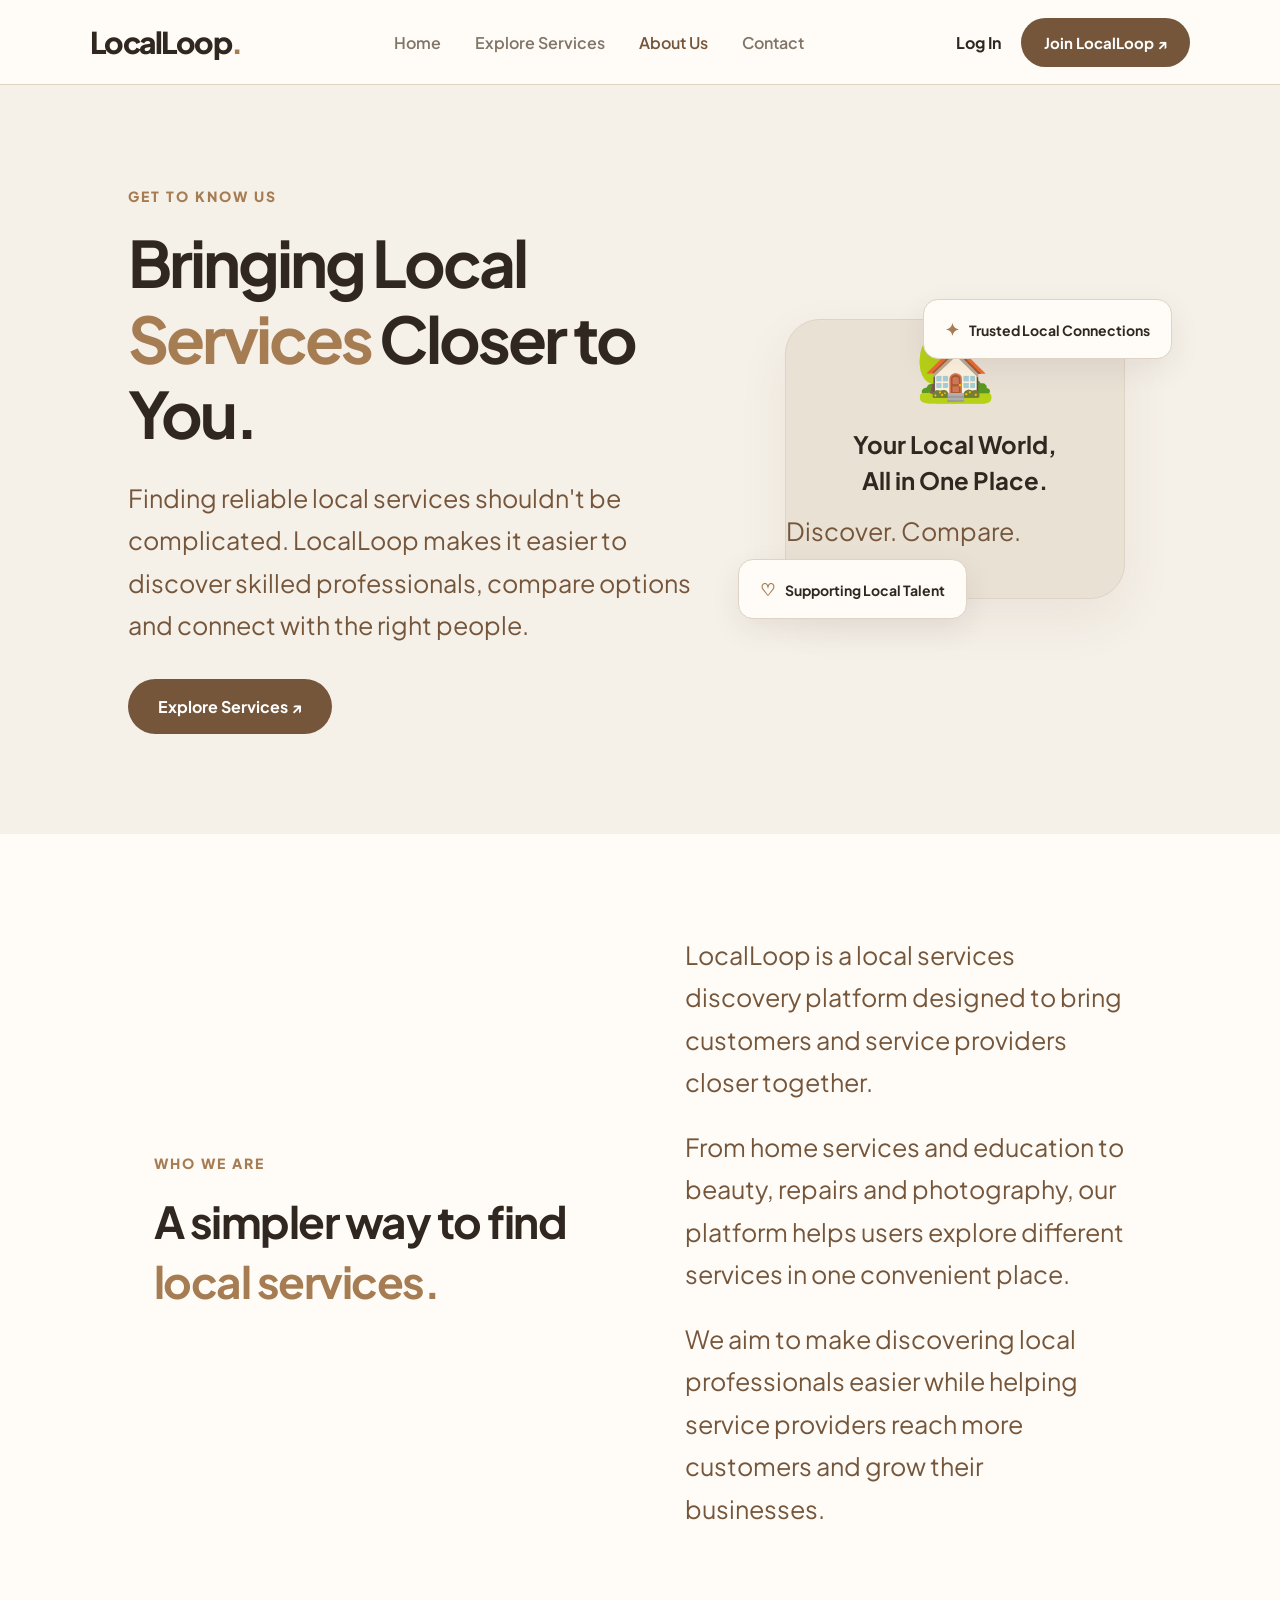
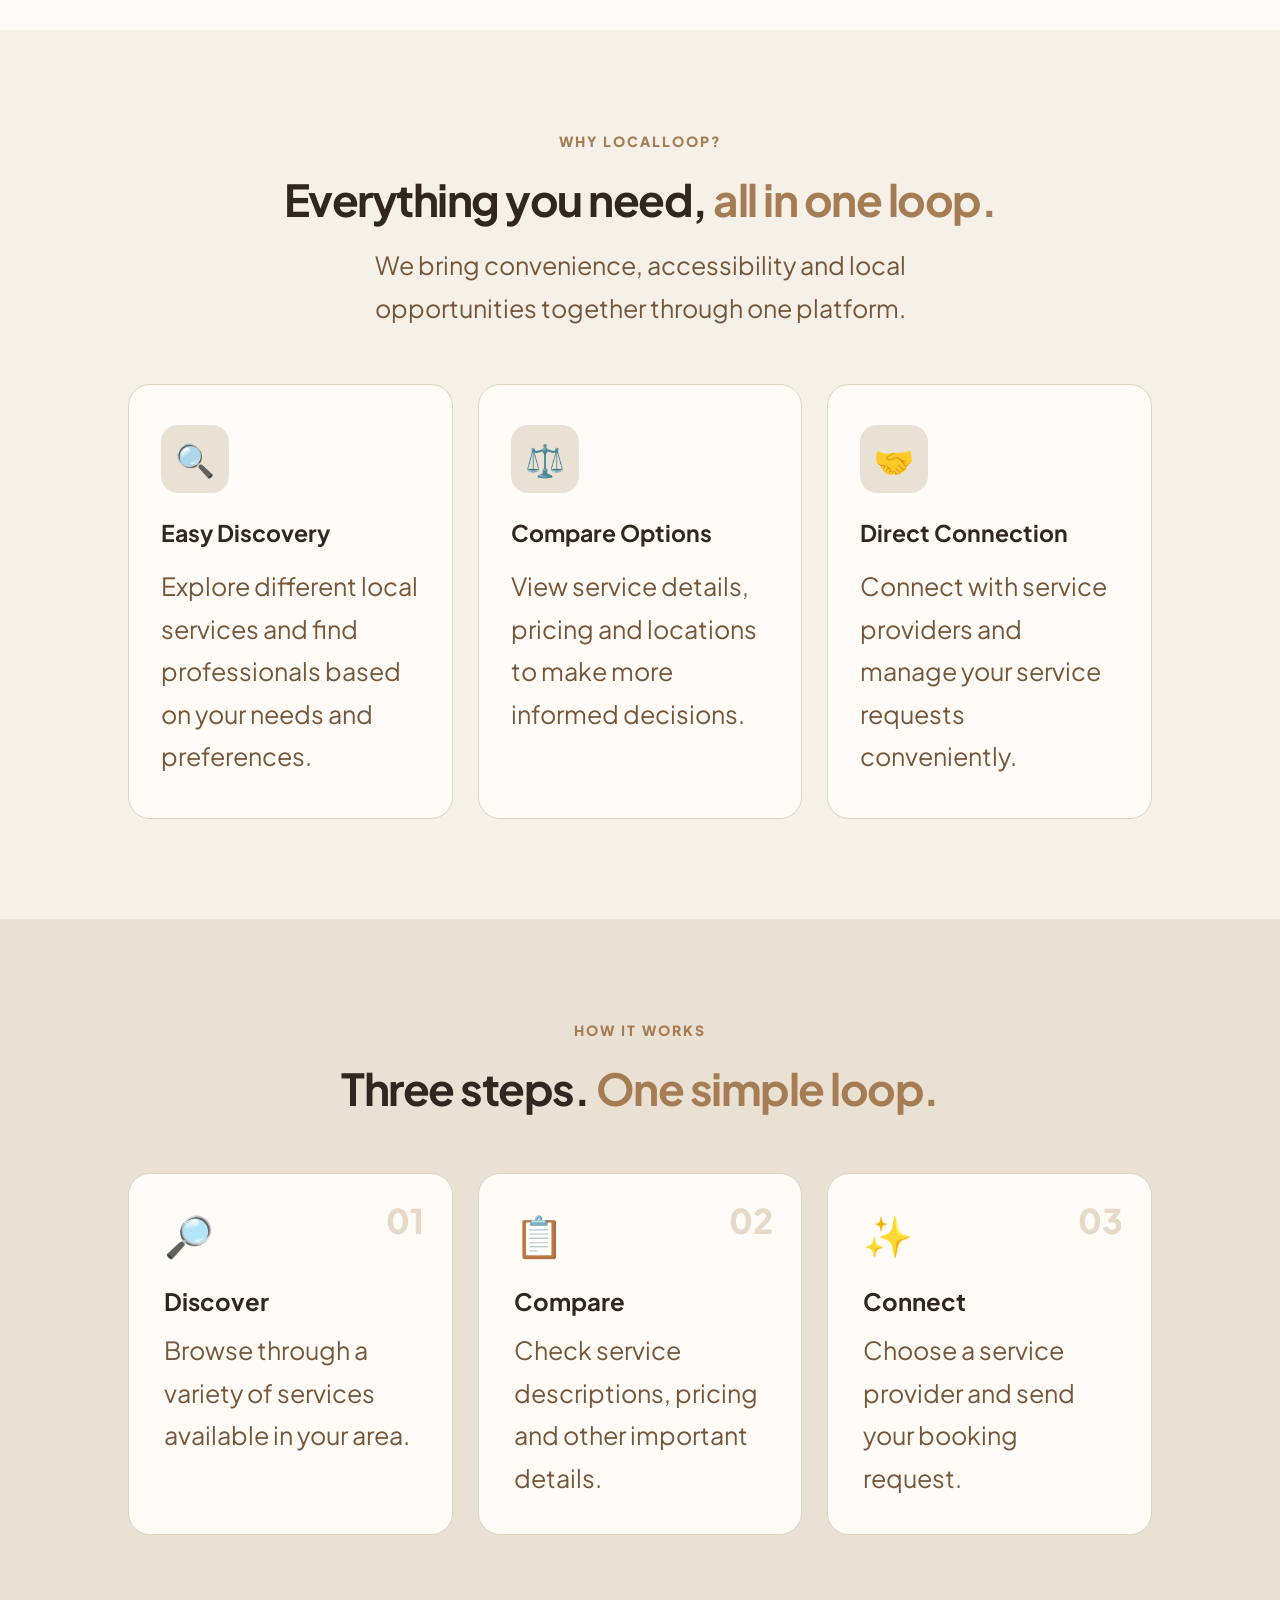
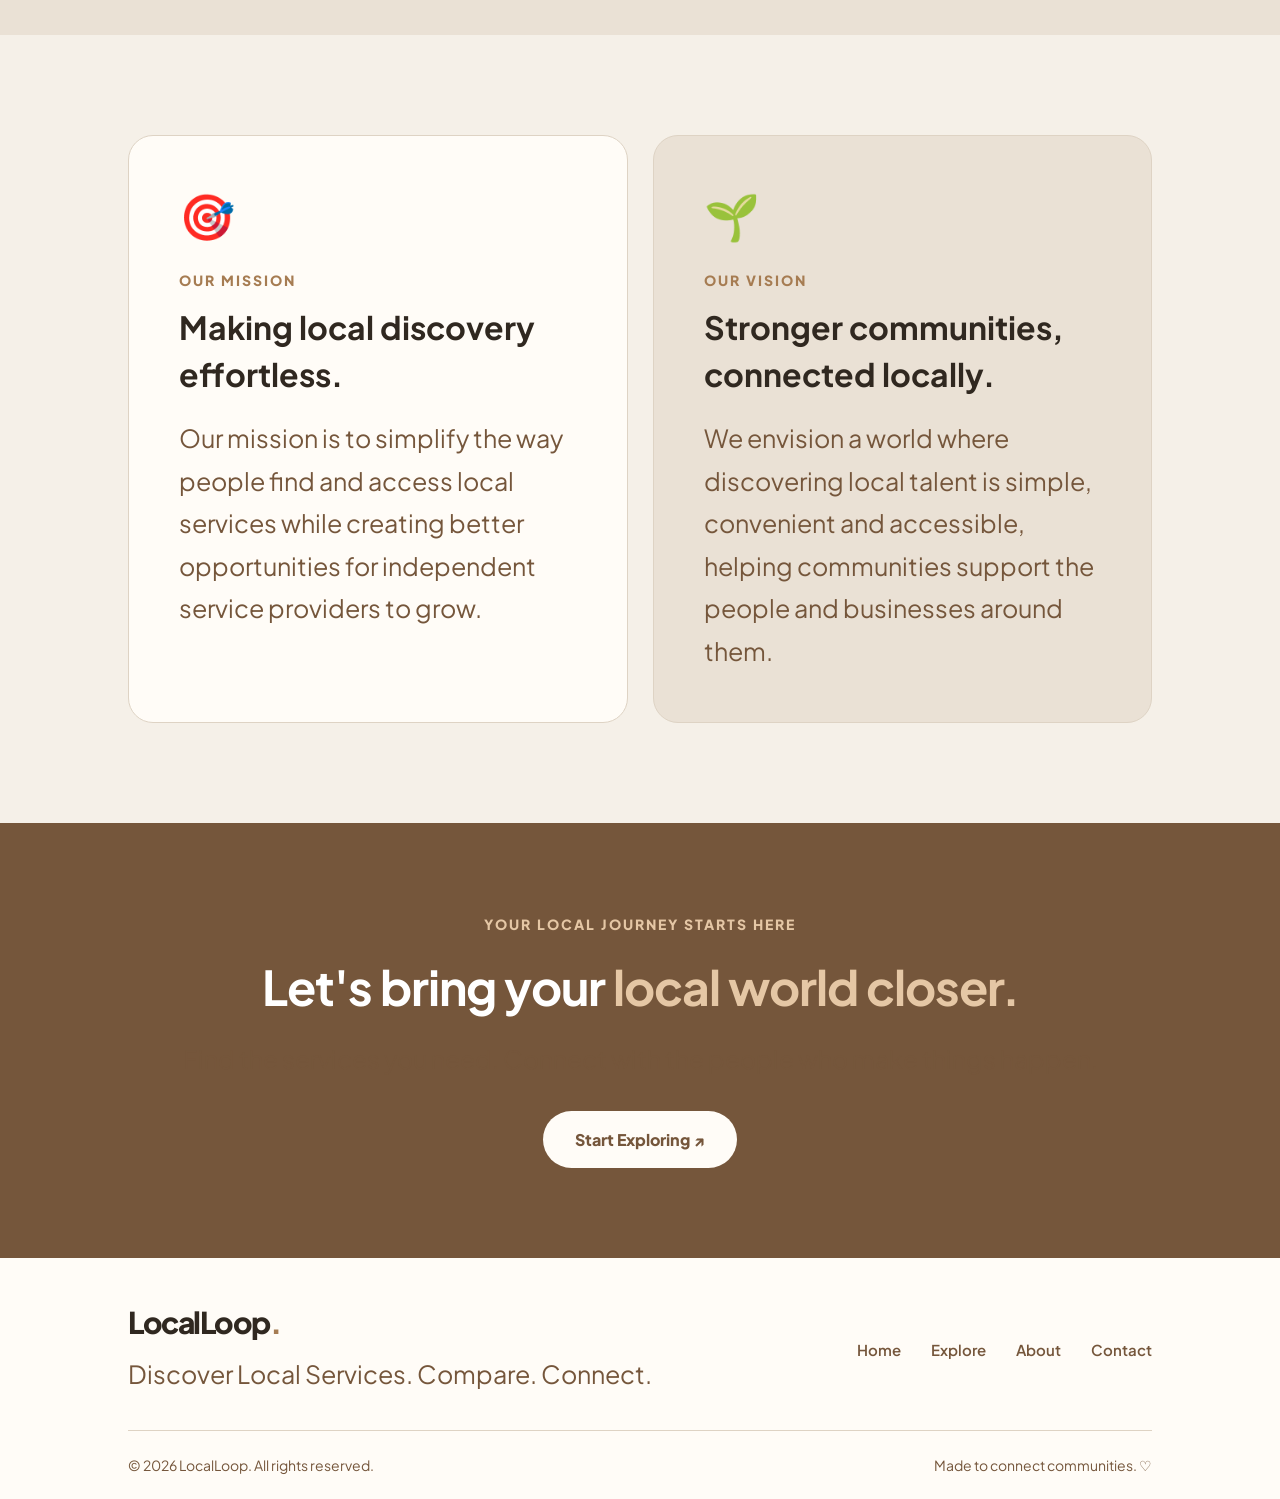
<file: frontend/pages/about.html>
<!DOCTYPE html>
<html lang="en">

<head>
    <meta charset="UTF-8">
    <meta name="viewport" content="width=device-width, initial-scale=1.0">

    <title>About Us | LocalLoop</title>

    <link rel="stylesheet" href="about.css">

    <link rel="preconnect" href="https://fonts.googleapis.com">
    <link rel="preconnect" href="https://fonts.gstatic.com" crossorigin>

    <link href="https://fonts.googleapis.com/css2?family=Plus+Jakarta+Sans:wght@400;500;600;700;800&display=swap"
        rel="stylesheet">
</head>

<body>

    <!-- NAVBAR -->
    <nav class="navbar">

        <a href="../index.html" class="logo">
            LocalLoop<span>.</span>
        </a>

        <div class="nav-links">
            <a href="../index.html">Home</a>
            <a href="explore.html">Explore Services</a>
            <a href="about.html" class="active">About Us</a>
            <a href="contact.html">Contact</a>
        </div>

        <div class="nav-buttons">
            <a href="login.html" class="login-btn">Log In</a>
            <a href="signup.html" class="signup-btn">Join LocalLoop ↗</a>
        </div>

    </nav>


    <!-- HERO SECTION -->
    <section class="hero">

        <div class="hero-content">

            <span class="eyebrow">GET TO KNOW US</span>

            <h1>
                Bringing Local
                <span>Services</span>
                Closer to You.
            </h1>

            <p>
                Finding reliable local services shouldn't be complicated.
                LocalLoop makes it easier to discover skilled professionals,
                compare options and connect with the right people.
            </p>

            <a href="explore.html" class="primary-btn">
                Explore Services ↗
            </a>

        </div>

        <div class="hero-visual">

            <div class="visual-card main-visual">

                <div class="visual-icon">🏡</div>

                <h3>Your Local World,</h3>
                <h3>All in One Place.</h3>

                <p>Discover. Compare. Connect.</p>

            </div>

            <div class="floating-card floating-one">
                <span>✦</span>
                Trusted Local Connections
            </div>

            <div class="floating-card floating-two">
                <span>♡</span>
                Supporting Local Talent
            </div>

        </div>

    </section>


    <!-- INTRODUCTION -->
    <section class="intro-section">

        <div class="section-heading">

            <span class="eyebrow">WHO WE ARE</span>

            <h2>
                A simpler way to find
                <span>local services.</span>
            </h2>

        </div>

        <div class="intro-content">

            <p>
                LocalLoop is a local services discovery platform designed
                to bring customers and service providers closer together.
            </p>

            <p>
                From home services and education to beauty, repairs and
                photography, our platform helps users explore different
                services in one convenient place.
            </p>

            <p>
                We aim to make discovering local professionals easier
                while helping service providers reach more customers
                and grow their businesses.
            </p>

        </div>

    </section>


    <!-- WHY LOCALLOOP -->
    <section class="features-section">

        <div class="section-heading center-heading">

            <span class="eyebrow">WHY LOCALLOOP?</span>

            <h2>
                Everything you need,
                <span>all in one loop.</span>
            </h2>

            <p>
                We bring convenience, accessibility and local opportunities
                together through one platform.
            </p>

        </div>


        <div class="features-grid">

            <div class="feature-card">

                <div class="feature-icon">🔍</div>

                <h3>Easy Discovery</h3>

                <p>
                    Explore different local services and find professionals
                    based on your needs and preferences.
                </p>

            </div>


            <div class="feature-card">

                <div class="feature-icon">⚖️</div>

                <h3>Compare Options</h3>

                <p>
                    View service details, pricing and locations to make
                    more informed decisions.
                </p>

            </div>


            <div class="feature-card">

                <div class="feature-icon">🤝</div>

                <h3>Direct Connection</h3>

                <p>
                    Connect with service providers and manage your
                    service requests conveniently.
                </p>

            </div>

        </div>

    </section>


    <!-- HOW IT WORKS -->
    <section class="how-section">

        <div class="section-heading center-heading">

            <span class="eyebrow">HOW IT WORKS</span>

            <h2>
                Three steps.
                <span>One simple loop.</span>
            </h2>

        </div>


        <div class="steps-grid">

            <div class="step-card">

                <span class="step-number">01</span>

                <div class="step-icon">🔎</div>

                <h3>Discover</h3>

                <p>
                    Browse through a variety of services available
                    in your area.
                </p>

            </div>


            <div class="step-card">

                <span class="step-number">02</span>

                <div class="step-icon">📋</div>

                <h3>Compare</h3>

                <p>
                    Check service descriptions, pricing and other
                    important details.
                </p>

            </div>


            <div class="step-card">

                <span class="step-number">03</span>

                <div class="step-icon">✨</div>

                <h3>Connect</h3>

                <p>
                    Choose a service provider and send your
                    booking request.
                </p>

            </div>

        </div>

    </section>


    <!-- MISSION AND VISION -->
    <section class="mission-section">

        <div class="mission-card">

            <div class="mission-icon">🎯</div>

            <span class="eyebrow">OUR MISSION</span>

            <h2>Making local discovery effortless.</h2>

            <p>
                Our mission is to simplify the way people find and access
                local services while creating better opportunities for
                independent service providers to grow.
            </p>

        </div>


        <div class="vision-card">

            <div class="mission-icon">🌱</div>

            <span class="eyebrow">OUR VISION</span>

            <h2>Stronger communities, connected locally.</h2>

            <p>
                We envision a world where discovering local talent is
                simple, convenient and accessible, helping communities
                support the people and businesses around them.
            </p>

        </div>

    </section>


    <!-- FINAL CTA -->
    <section class="cta-section">

        <span class="eyebrow">YOUR LOCAL JOURNEY STARTS HERE</span>

        <h2>
            Let's bring your
            <span>local world closer.</span>
        </h2>

        <p>
            Find the services you need. Connect with the people who
            make things happen.
        </p>

        <a href="explore.html" class="cta-btn">
            Start Exploring ↗
        </a>

    </section>


    <!-- FOOTER -->
    <footer class="footer">

        <div class="footer-top">

            <div class="footer-brand">

                <a href="../index.html" class="logo">
                    LocalLoop<span>.</span>
                </a>

                <p>
                    Discover Local Services. Compare. Connect.
                </p>

            </div>


            <div class="footer-links">

                <a href="../index.html">Home</a>
                <a href="explore.html">Explore</a>
                <a href="about.html">About</a>
                <a href="contact.html">Contact</a>

            </div>

        </div>


        <div class="footer-bottom">

            <p>© 2026 LocalLoop. All rights reserved.</p>

            <p>Made to connect communities. ♡</p>

        </div>

    </footer>

</body>

</html>
</file>
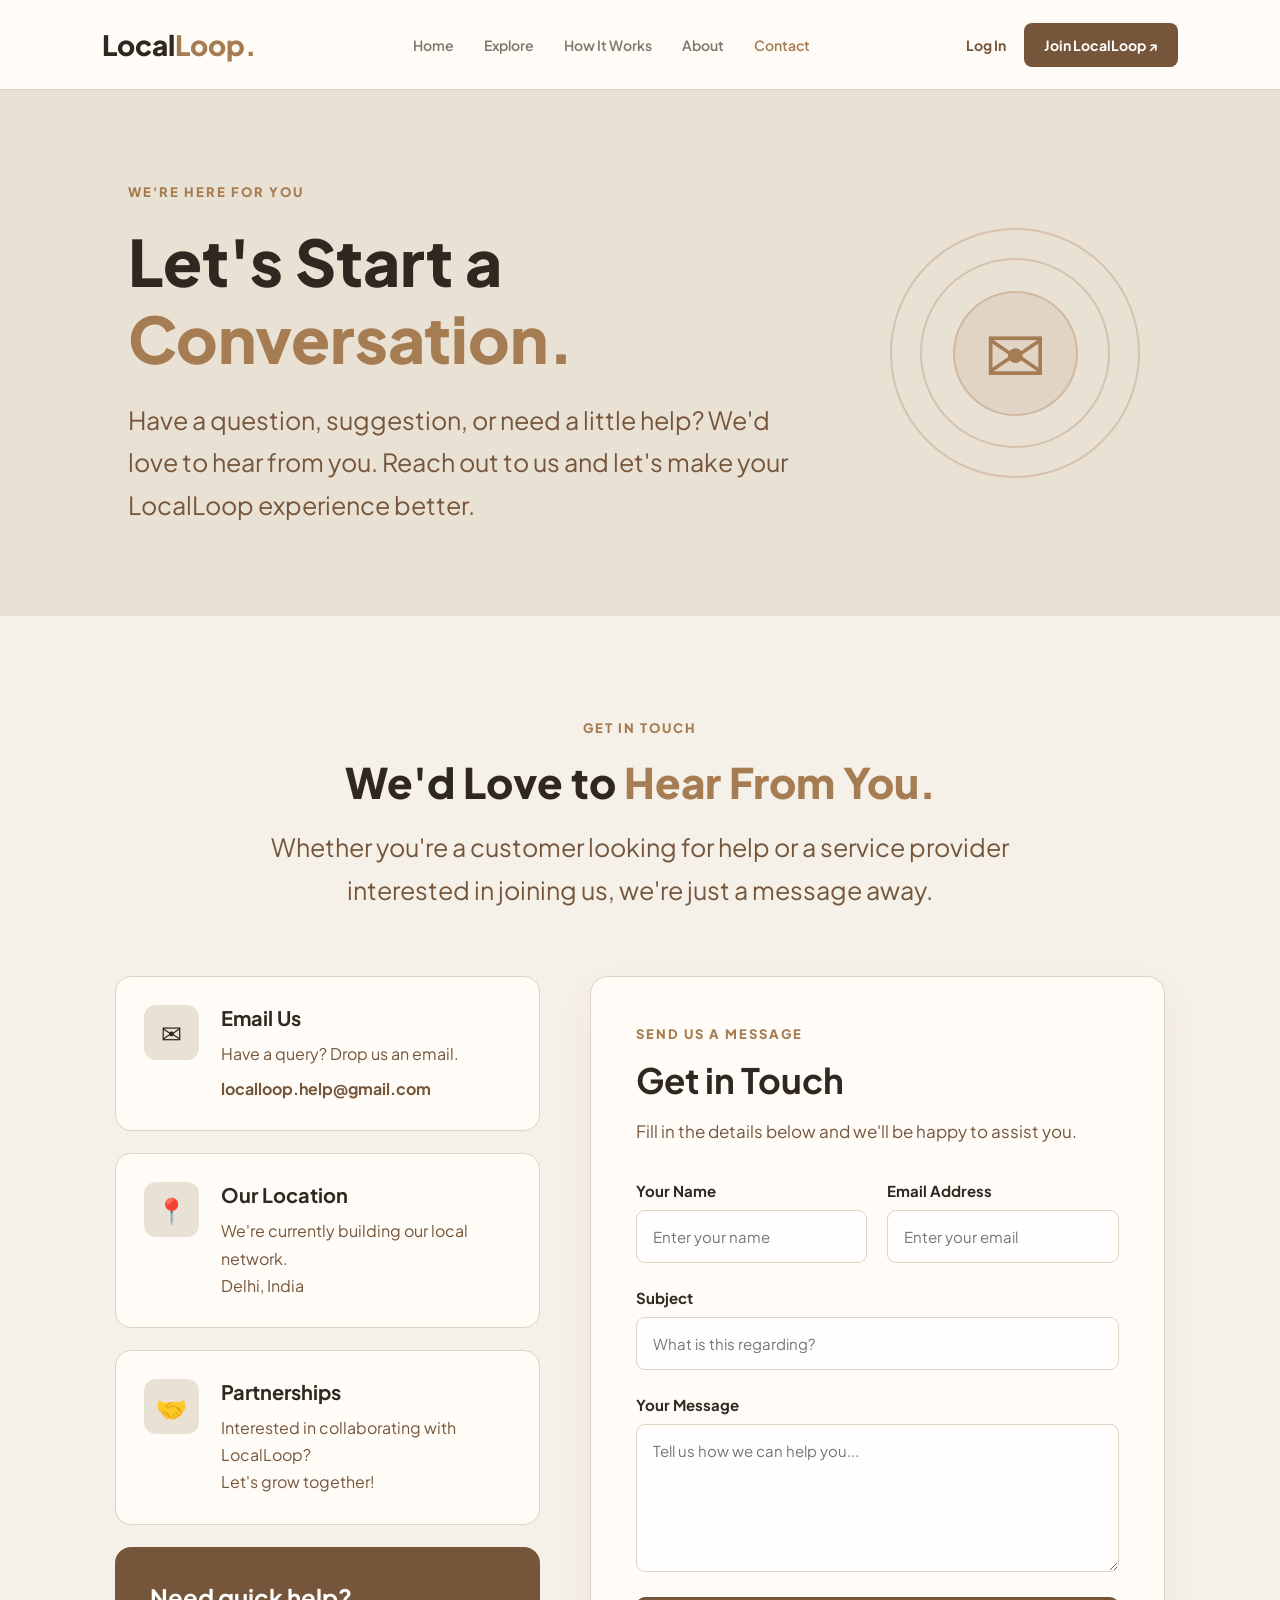
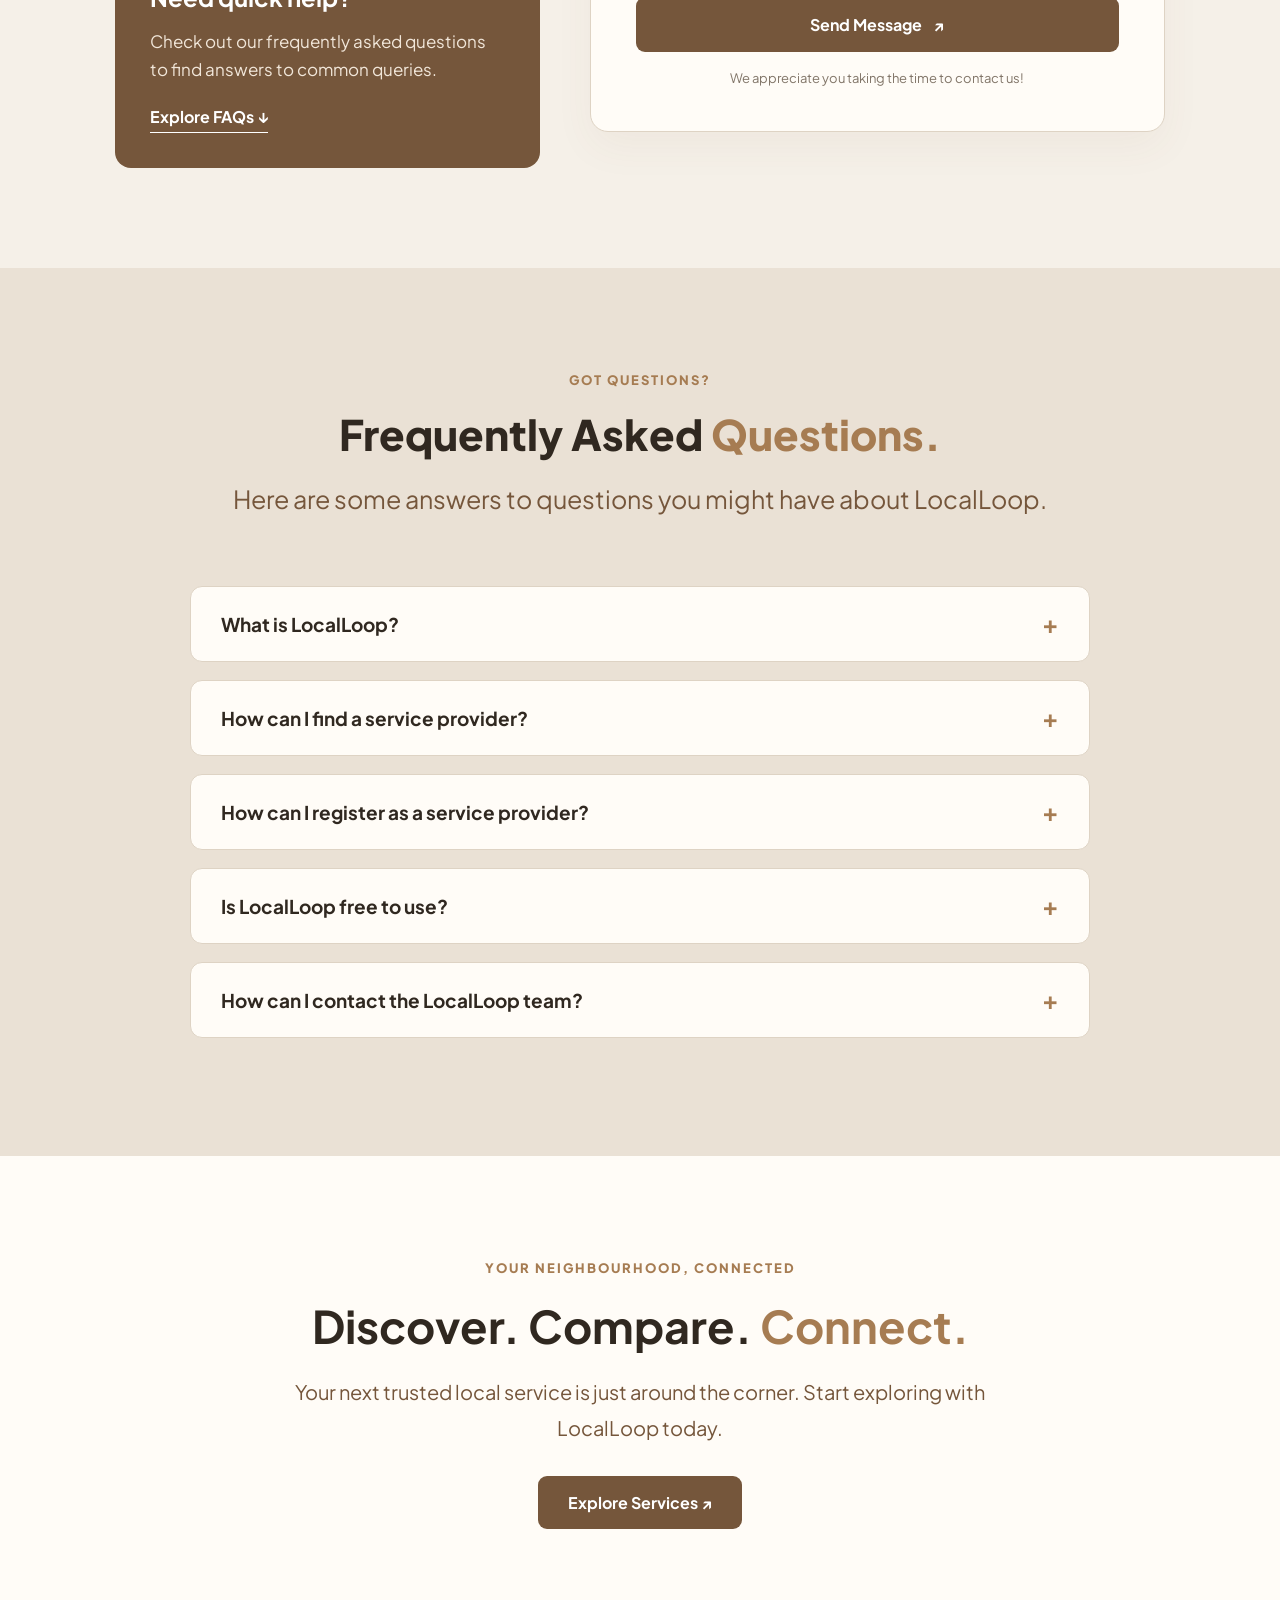
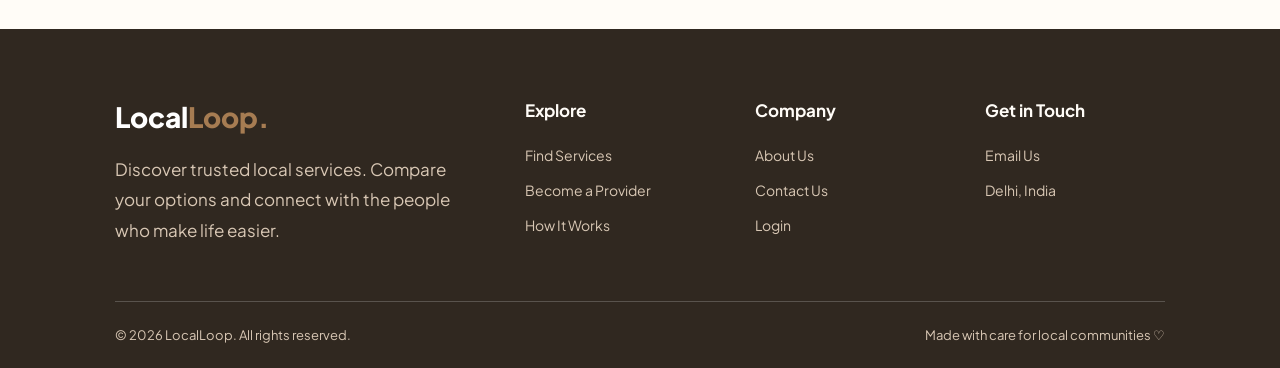
<file: frontend/pages/contact.html>
<!DOCTYPE html>
<html lang="en">

<head>
    <meta charset="UTF-8">
    <meta name="viewport" content="width=device-width, initial-scale=1.0">

    <title>Contact Us | LocalLoop</title>

    <link rel="stylesheet" href="contact.css">

    <link rel="preconnect" href="https://fonts.googleapis.com">
    <link rel="preconnect" href="https://fonts.gstatic.com" crossorigin>

    <link href="https://fonts.googleapis.com/css2?family=Plus+Jakarta+Sans:wght@400;500;600;700;800&display=swap"
        rel="stylesheet">
</head>

<body>

    <!-- NAVBAR -->
    <header class="navbar">

        <a href="../index.html" class="logo">
            Local<span>Loop.</span>
        </a>

        <nav class="nav-links">
            <a href="../index.html">Home</a>
            <a href="explore.html">Explore</a>
            <a href="../index.html#how-it-works">How It Works</a>
            <a href="about.html">About</a>
            <a href="contact.html" class="active">Contact</a>
        </nav>

        <div class="nav-buttons">
            <a href="login.html" class="login-btn">Log In</a>
            <a href="signup.html" class="signup-btn">Join LocalLoop ↗</a>
        </div>

    </header>


    <!-- HERO SECTION -->
    <section class="hero">

        <div class="hero-content">

            <span class="eyebrow">WE'RE HERE FOR YOU</span>

            <h1>
                Let's Start a <span>Conversation.</span>
            </h1>

            <p>
                Have a question, suggestion, or need a little help?
                We'd love to hear from you. Reach out to us and
                let's make your LocalLoop experience better.
            </p>

        </div>

        <div class="hero-decoration">
            <div class="circle circle-one"></div>
            <div class="circle circle-two"></div>
            <div class="circle circle-three"></div>
            <span class="hero-symbol">✉</span>
        </div>

    </section>


    <!-- CONTACT INFORMATION -->
    <section class="contact-section">

        <div class="section-heading">
            <span class="eyebrow">GET IN TOUCH</span>
            <h2>We'd Love to <span>Hear From You.</span></h2>

            <p>
                Whether you're a customer looking for help or a service
                provider interested in joining us, we're just a message away.
            </p>
        </div>


        <div class="contact-layout">

            <!-- LEFT SIDE -->
            <div class="contact-info">

                <div class="info-card">
                    <div class="info-icon">✉</div>

                    <div>
                        <h3>Email Us</h3>
                        <p>Have a query? Drop us an email.</p>
                        <a href="mailto:localloop.help@gmail.com">
                            localloop.help@gmail.com
                        </a>
                    </div>
                </div>


                <div class="info-card">
                    <div class="info-icon">📍</div>

                    <div>
                        <h3>Our Location</h3>
                        <p>We're currently building our local network.</p>
                        <span>Delhi, India</span>
                    </div>
                </div>


                <div class="info-card">
                    <div class="info-icon">🤝</div>

                    <div>
                        <h3>Partnerships</h3>
                        <p>Interested in collaborating with LocalLoop?</p>
                        <span>Let's grow together!</span>
                    </div>
                </div>


                <div class="help-box">
                    <h3>Need quick help?</h3>

                    <p>
                        Check out our frequently asked questions
                        to find answers to common queries.
                    </p>

                    <a href="#faq">Explore FAQs ↓</a>
                </div>

            </div>


            <!-- RIGHT SIDE: CONTACT FORM -->
            <div class="contact-form-container">

                <div class="form-heading">
                    <span class="eyebrow">SEND US A MESSAGE</span>
                    <h2>Get in Touch</h2>

                    <p>
                        Fill in the details below and we'll be happy
                        to assist you.
                    </p>
                </div>


                <form id="contactForm">

                    <div class="form-row">

                        <div class="form-group">
                            <label for="name">Your Name</label>

                            <input type="text" id="name" name="name"
                                placeholder="Enter your name" required>
                        </div>


                        <div class="form-group">
                            <label for="email">Email Address</label>

                            <input type="email" id="email" name="email"
                                placeholder="Enter your email" required>
                        </div>

                    </div>


                    <div class="form-group">
                        <label for="subject">Subject</label>

                        <input type="text" id="subject" name="subject"
                            placeholder="What is this regarding?" required>
                    </div>


                    <div class="form-group">
                        <label for="message">Your Message</label>

                        <textarea id="message" name="message" rows="6"
                            placeholder="Tell us how we can help you..."
                            required></textarea>
                    </div>


                    <button type="submit" class="submit-btn">
                        Send Message <span>↗</span>
                    </button>

                    <p class="form-note">
                        We appreciate you taking the time to contact us!
                    </p>

                </form>

            </div>

        </div>

    </section>


    <!-- FAQ SECTION -->
    <section class="faq-section" id="faq">

        <div class="section-heading">
            <span class="eyebrow">GOT QUESTIONS?</span>

            <h2>Frequently Asked <span>Questions.</span></h2>

            <p>
                Here are some answers to questions you might have
                about LocalLoop.
            </p>
        </div>


        <div class="faq-container">

            <details class="faq-item">
                <summary>What is LocalLoop?</summary>

                <p>
                    LocalLoop is a local services discovery platform
                    that helps users discover and connect with service
                    providers in their nearby areas.
                </p>
            </details>


            <details class="faq-item">
                <summary>How can I find a service provider?</summary>

                <p>
                    Visit our Explore page, browse different service
                    categories, and use the search and filters to find
                    services that match your requirements.
                </p>
            </details>


            <details class="faq-item">
                <summary>How can I register as a service provider?</summary>

                <p>
                    You can create an account through our Sign Up page
                    and select the service provider role.
                </p>
            </details>


            <details class="faq-item">
                <summary>Is LocalLoop free to use?</summary>

                <p>
                    You can explore the platform and browse listed
                    services. Any applicable service charges will be
                    communicated by the respective provider.
                </p>
            </details>


            <details class="faq-item">
                <summary>How can I contact the LocalLoop team?</summary>

                <p>
                    You can use the contact form on this page or
                    reach out through the email address listed above.
                </p>
            </details>

        </div>

    </section>


    <!-- CTA SECTION -->
    <section class="cta-section">

        <div class="cta-content">

            <span class="eyebrow">YOUR NEIGHBOURHOOD, CONNECTED</span>

            <h2>
                Discover. Compare. <span>Connect.</span>
            </h2>

            <p>
                Your next trusted local service is just around the corner.
                Start exploring with LocalLoop today.
            </p>

            <a href="explore.html" class="cta-btn">
                Explore Services ↗
            </a>

        </div>

    </section>


    <!-- FOOTER -->
    <footer class="footer">

        <div class="footer-main">

            <div class="footer-brand">
                <a href="../index.html" class="logo">
                    Local<span>Loop.</span>
                </a>

                <p>
                    Discover trusted local services.
                    Compare your options and connect
                    with the people who make life easier.
                </p>
            </div>


            <div class="footer-links">
                <h3>Explore</h3>
                <a href="explore.html">Find Services</a>
                <a href="signup.html">Become a Provider</a>
                <a href="../index.html#how-it-works">How It Works</a>
            </div>


            <div class="footer-links">
                <h3>Company</h3>
                <a href="about.html">About Us</a>
                <a href="contact.html">Contact Us</a>
                <a href="login.html">Login</a>
            </div>


            <div class="footer-links">
                <h3>Get in Touch</h3>
                <a href="mailto:localloop.help@gmail.com">
                    Email Us
                </a>
                <span>Delhi, India</span>
            </div>

        </div>


        <div class="footer-bottom">
            <p>© 2026 LocalLoop. All rights reserved.</p>
            <p>Made with care for local communities ♡</p>
        </div>

    </footer>


    <!-- DEMO FORM SCRIPT -->
    <script>

        const contactForm = document.getElementById("contactForm");

        contactForm.addEventListener("submit", function (event) {

            event.preventDefault();

            const name = document.getElementById("name").value;

            alert("Thank you, " + name + "! Your message has been received in this demo.");

            contactForm.reset();

        });

    </script>

</body>

</html>
</file>
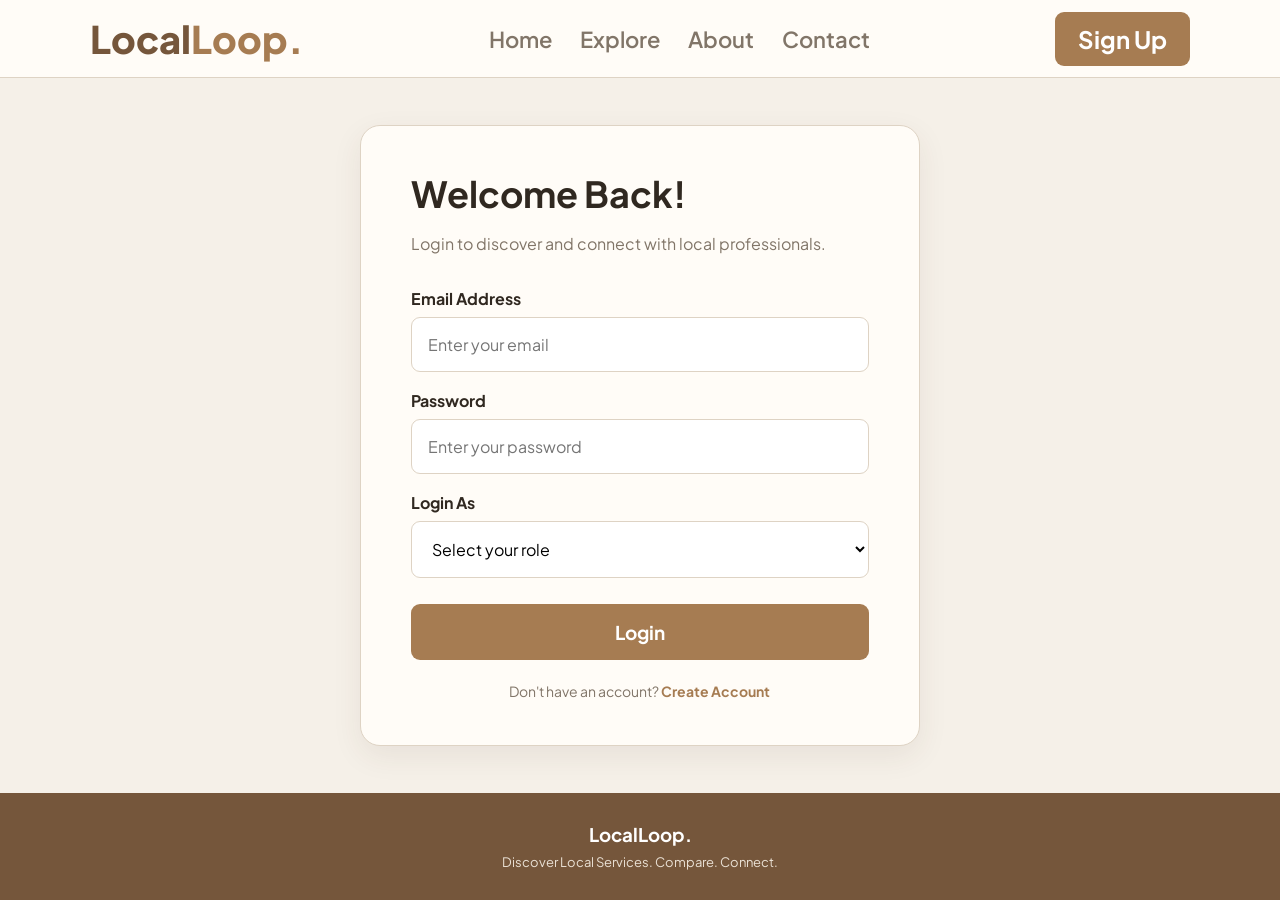
<file: frontend/pages/customer-dashboard.html>
<!DOCTYPE html>
<html lang="en">
<head>
    <meta charset="UTF-8">
    <meta name="viewport" content="width=device-width, initial-scale=1.0">
    <title>Customer Dashboard | LocalLoop</title>

    <link rel="preconnect" href="https://fonts.googleapis.com">
    <link rel="preconnect" href="https://fonts.gstatic.com" crossorigin>
    <link href="https://fonts.googleapis.com/css2?family=Plus+Jakarta+Sans:wght@400;500;600;700;800&display=swap" rel="stylesheet">

    <link rel="stylesheet" href="customer-dashboard.css">

    <style>
        .loading-message {
            padding: 24px;
            text-align: center;
            opacity: 0.75;
        }

        [hidden] {
            display: none !important;
        }
    </style>
</head>

<body>

<div class="dashboard-layout">

    <!-- SIDEBAR -->
    <aside class="sidebar">

        <a href="../index.html" class="logo">LocalLoop<span>.</span></a>

        <div class="sidebar-label">MENU</div>

        <nav class="sidebar-nav">
            <a href="#overview" class="nav-item active">
                <span>⌂</span> Overview
            </a>

            <a href="#bookings" class="nav-item">
                <span>▣</span> My Bookings
            </a>

            <a href="explore.html" class="nav-item">
                <span>⌕</span> Explore Services
            </a>

            <a href="#profile" class="nav-item">
                <span>♙</span> My Profile
            </a>
        </nav>

        <div class="sidebar-bottom">

            <div class="help-card">
                <div class="help-icon">✦</div>
                <h3>Need help?</h3>
                <p>We're here to make your experience better.</p>
                <a href="contact.html">Contact Support ↗</a>
            </div>

            <a href="../index.html" class="nav-item logout">
                <span>↪</span> Log Out
            </a>

        </div>

    </aside>


    <!-- MAIN CONTENT -->
    <main class="main-content" id="overview">

        <!-- TOP BAR -->
        <header class="topbar">

            <div>
                <p class="breadcrumb">Dashboard / Overview</p>

                <h1>
                    Welcome back,
                    <span id="welcomeName">there</span>! 👋
                </h1>

                <p class="topbar-subtitle">
                    Here's what's happening with your services.
                </p>
            </div>

            <div class="topbar-right">
                <span class="demo-badge">CUSTOMER ACCOUNT</span>
                <div class="profile-avatar" id="topAvatar">U</div>
            </div>

        </header>


        <!-- STATS -->
        <section class="stats-grid">

            <div class="stat-card">
                <div class="stat-top">
                    <span>Total Bookings</span>
                    <div class="stat-icon">▣</div>
                </div>
                <h2 id="totalBookings">0</h2>
                <p>Your overall bookings</p>
            </div>

            <div class="stat-card">
                <div class="stat-top">
                    <span>Pending</span>
                    <div class="stat-icon orange">◷</div>
                </div>
                <h2 id="pendingBookings">0</h2>
                <p>Waiting for confirmation</p>
            </div>

            <div class="stat-card">
                <div class="stat-top">
                    <span>Accepted</span>
                    <div class="stat-icon green">✓</div>
                </div>
                <h2 id="acceptedBookings">0</h2>
                <p>Ready to go</p>
            </div>

            <div class="stat-card">
                <div class="stat-top">
                    <span>Completed</span>
                    <div class="stat-icon purple">✦</div>
                </div>
                <h2 id="completedBookings">0</h2>
                <p>Services completed</p>
            </div>

        </section>


        <!-- QUICK ACTION -->
        <section class="quick-action">

            <div>
                <p class="eyebrow">DISCOVER SOMETHING NEW</p>
                <h2>Looking for a service?</h2>

                <p>
                    Find trusted local professionals for your everyday needs.
                </p>

                <a href="explore.html" class="primary-btn">
                    Explore Services ↗
                </a>
            </div>

            <div class="quick-decoration">✦</div>

        </section>


        <!-- BOOKINGS -->
        <section class="bookings-section" id="bookings">

            <div class="section-heading">
                <div>
                    <p class="eyebrow">YOUR ACTIVITY</p>
                    <h2>My Bookings</h2>
                    <p class="section-subtitle">
                        Keep track of all your service bookings.
                    </p>
                </div>
            </div>


            <!-- FILTERS -->
            <div class="booking-filters">

                <button class="filter-btn active" data-filter="all">
                    All Bookings
                </button>

                <button class="filter-btn" data-filter="pending">
                    Pending
                </button>

                <button class="filter-btn" data-filter="accepted">
                    Accepted
                </button>

                <button class="filter-btn" data-filter="completed">
                    Completed
                </button>

            </div>


            <!-- DYNAMIC BOOKING LIST -->
            <div class="booking-list" id="bookingList">
                <p class="loading-message" id="bookingMessage">
                    Loading your bookings...
                </p>
            </div>

            <p class="demo-note" id="bookingNote" hidden>
                Showing bookings from your LocalLoop account.
            </p>

        </section>


        <!-- PROFILE -->
        <section class="profile-section" id="profile">

            <div>
                <p class="eyebrow">ACCOUNT SETTINGS</p>
                <h2>My Profile</h2>
                <p class="section-subtitle">
                    Your account information.
                </p>
            </div>

            <div class="profile-card">

                <div class="profile-avatar large" id="profileAvatar">
                    U
                </div>

                <div class="profile-details">
                    <h3 id="profileName">Customer</h3>
                    <p id="profileEmail"></p>
                    <span>Customer Account</span>
                </div>

                <button class="edit-profile-btn"
                    onclick="alert('Profile editing will be connected with the backend.')">
                    Edit Profile ↗
                </button>

            </div>

        </section>


        <footer class="dashboard-footer">
            Made for your neighbourhood. Made for you. <span>♥</span>
        </footer>

    </main>

</div>


<!-- REVIEW MODAL -->
<div class="modal-overlay" id="reviewModal">

    <div class="review-modal">

        <button class="close-modal" id="closeModal">×</button>

        <p class="eyebrow">SHARE YOUR EXPERIENCE</p>
        <h2>How was the service?</h2>
        <p>Your feedback helps other customers.</p>

        <div class="stars" id="stars">
            <button data-rating="1">★</button>
            <button data-rating="2">★</button>
            <button data-rating="3">★</button>
            <button data-rating="4">★</button>
            <button data-rating="5">★</button>
        </div>

        <textarea id="reviewText"
            placeholder="Write your experience..."></textarea>

        <button class="primary-btn submit-review" id="submitReview">
            Submit Review
        </button>

    </div>

</div>


<script>

const API_URL = "http://localhost:5000/api";

const token = localStorage.getItem("token");

const currentUser = JSON.parse(
    localStorage.getItem("user") || "null"
);

let allBookings = [];


// CHECK LOGIN
if (!token || !currentUser) {

    alert("Please log in to view your dashboard.");

    window.location.href = "login.html";

} else if (currentUser.role !== "customer") {

    alert("This dashboard is for customer accounts.");

    window.location.href =
        currentUser.role === "provider"
            ? "provider-dashboard.html"
            : "login.html";
}


// PROFILE DETAILS
function setProfile() {

    const name = currentUser?.name || "Customer";

    const initial = name.charAt(0).toUpperCase() || "U";

    document.getElementById("welcomeName").textContent = name;

    document.getElementById("profileName").textContent = name;

    document.getElementById("profileEmail").textContent =
        currentUser?.email || "";

    document.getElementById("topAvatar").textContent = initial;

    document.getElementById("profileAvatar").textContent = initial;

}


// FORMAT DATE
function formatDate(value) {

    if (!value) return "Date not available";

    const date = new Date(value);

    return Number.isNaN(date.getTime())
        ? value
        : date.toLocaleDateString("en-IN", {
            day: "2-digit",
            month: "long",
            year: "numeric"
        });

}


// UPDATE DASHBOARD STATS
function updateStats() {

    document.getElementById("totalBookings").textContent =
        allBookings.length;

    ["pending", "accepted", "completed"].forEach(status => {

        const id = status + "Bookings";

        document.getElementById(id).textContent =
            allBookings.filter(b => b.status === status).length;

    });

}


// DISPLAY BOOKINGS
function renderBookings(filter = "all") {

    const list = document.getElementById("bookingList");

    list.innerHTML = "";

    const filtered = allBookings.filter(booking =>
        filter === "all" || booking.status === filter
    );

    if (!filtered.length) {

        list.innerHTML = `
            <p class="loading-message">
                No ${filter === "all" ? "" : filter + " "}bookings found.
            </p>
        `;

        return;
    }


    filtered.forEach(booking => {

        const provider =
            booking.providerId &&
            typeof booking.providerId === "object"
                ? booking.providerId
                : {};

        const status = booking.status || "pending";

        const service = provider.serviceName || "Service";

        const providerName =
            provider.userId?.name || "LocalLoop Provider";

        const category =
            provider.category?.name || "LOCAL SERVICE";

        const location =
            provider.location ||
            booking.address ||
            "Location not available";

        const price = provider.price != null
            ? `₹${Number(provider.price).toLocaleString("en-IN")}`
            : "";


        const card = document.createElement("article");

        card.className = "booking-card";

        card.dataset.status = status;


        card.innerHTML = `

            <div class="booking-icon">▣</div>

            <div class="booking-info">

                <span class="booking-category">
                    ${category}
                </span>

                <h3>${service}</h3>

                <p>Provider: ${providerName}</p>

                <div class="booking-meta">

                    <span>
                        📅 ${formatDate(booking.bookingDate)}
                    </span>

                    <span>
                        ◷ ${booking.bookingTime || "Time not available"}
                    </span>

                    <span>
                        📍 ${location}
                    </span>

                    ${price ? `<span>${price}</span>` : ""}

                </div>

            </div>

            <div class="booking-right">

                <span class="status ${status}-status">
                    ${status.charAt(0).toUpperCase() + status.slice(1)}
                </span>

                ${
                    status === "pending" || status === "accepted"
                        ? `<button class="cancel-btn">Cancel Booking</button>`
                        : ""
                }

            </div>

        `;


        const cancelButton = card.querySelector(".cancel-btn");

        if (cancelButton) {

            cancelButton.addEventListener("click", () =>
                cancelBooking(booking._id)
            );

        }

        list.appendChild(card);

    });

}


// FETCH BOOKINGS FROM BACKEND
async function loadBookings() {

    const message = document.getElementById("bookingMessage");

    try {

        const response = await fetch(
            `${API_URL}/bookings/my-bookings`,
            {
                headers: {
                    Authorization: `Bearer ${token}`
                }
            }
        );

        const data = await response.json();

        if (!response.ok || !data.success) {

            throw new Error(
                data.message || "Could not load bookings."
            );

        }

        allBookings = data.bookings || [];

        updateStats();

        renderBookings();

        document.getElementById("bookingNote").hidden = false;

    } catch (error) {

        console.error(error);

        if (message) {

            message.textContent =
                error.message || "Unable to load bookings. Please refresh.";

        } else {

            document.getElementById("bookingList").innerHTML =
                `<p class="loading-message">${error.message}</p>`;

        }

    }

}


// CANCEL BOOKING
async function cancelBooking(id) {

    if (!confirm("Are you sure you want to cancel this booking?")) {
        return;
    }

    try {

        const response = await fetch(
            `${API_URL}/bookings/${id}/status`,
            {
                method: "PATCH",

                headers: {
                    "Content-Type": "application/json",
                    Authorization: `Bearer ${token}`
                },

                body: JSON.stringify({
                    status: "cancelled"
                })
            }
        );

        const data = await response.json();

        if (!response.ok || !data.success) {

            throw new Error(
                data.message || "Could not cancel booking."
            );

        }

        alert("Your booking has been cancelled.");

        await loadBookings();

        const activeFilter =
            document.querySelector(".filter-btn.active")?.dataset.filter
            || "all";

        renderBookings(activeFilter);

    } catch (error) {

        alert(error.message || "Something went wrong.");

    }

}


// BOOKING FILTERS
document.querySelectorAll(".filter-btn").forEach(button => {

    button.addEventListener("click", () => {

        document.querySelectorAll(".filter-btn").forEach(btn =>
            btn.classList.remove("active")
        );

        button.classList.add("active");

        renderBookings(button.dataset.filter);

    });

});


// LOGOUT
document.querySelector(".logout").addEventListener("click", event => {

    event.preventDefault();

    localStorage.removeItem("token");

    localStorage.removeItem("user");

    window.location.href = "../index.html";

});


// REVIEW MODAL
// Review submission is not connected to the backend yet.

const reviewModal = document.getElementById("reviewModal");

let selectedRating = 0;


document.getElementById("closeModal").addEventListener("click", () => {

    reviewModal.classList.remove("show");

});


document.querySelectorAll(".stars button").forEach(star => {

    star.addEventListener("click", () => {

        selectedRating = Number(star.dataset.rating);

        document.querySelectorAll(".stars button").forEach(item => {

            item.classList.toggle(
                "selected",
                Number(item.dataset.rating) <= selectedRating
            );

        });

    });

});


document.getElementById("submitReview").addEventListener("click", () => {

    if (!selectedRating) {

        return alert("Please select a star rating.");

    }

    if (!document.getElementById("reviewText").value.trim()) {

        return alert("Please write a short review.");

    }

    alert("Review submission is not connected to the backend yet.");

});


// INITIALIZE DASHBOARD
setProfile();

loadBookings();

</script>

</body>
</html>
</file>
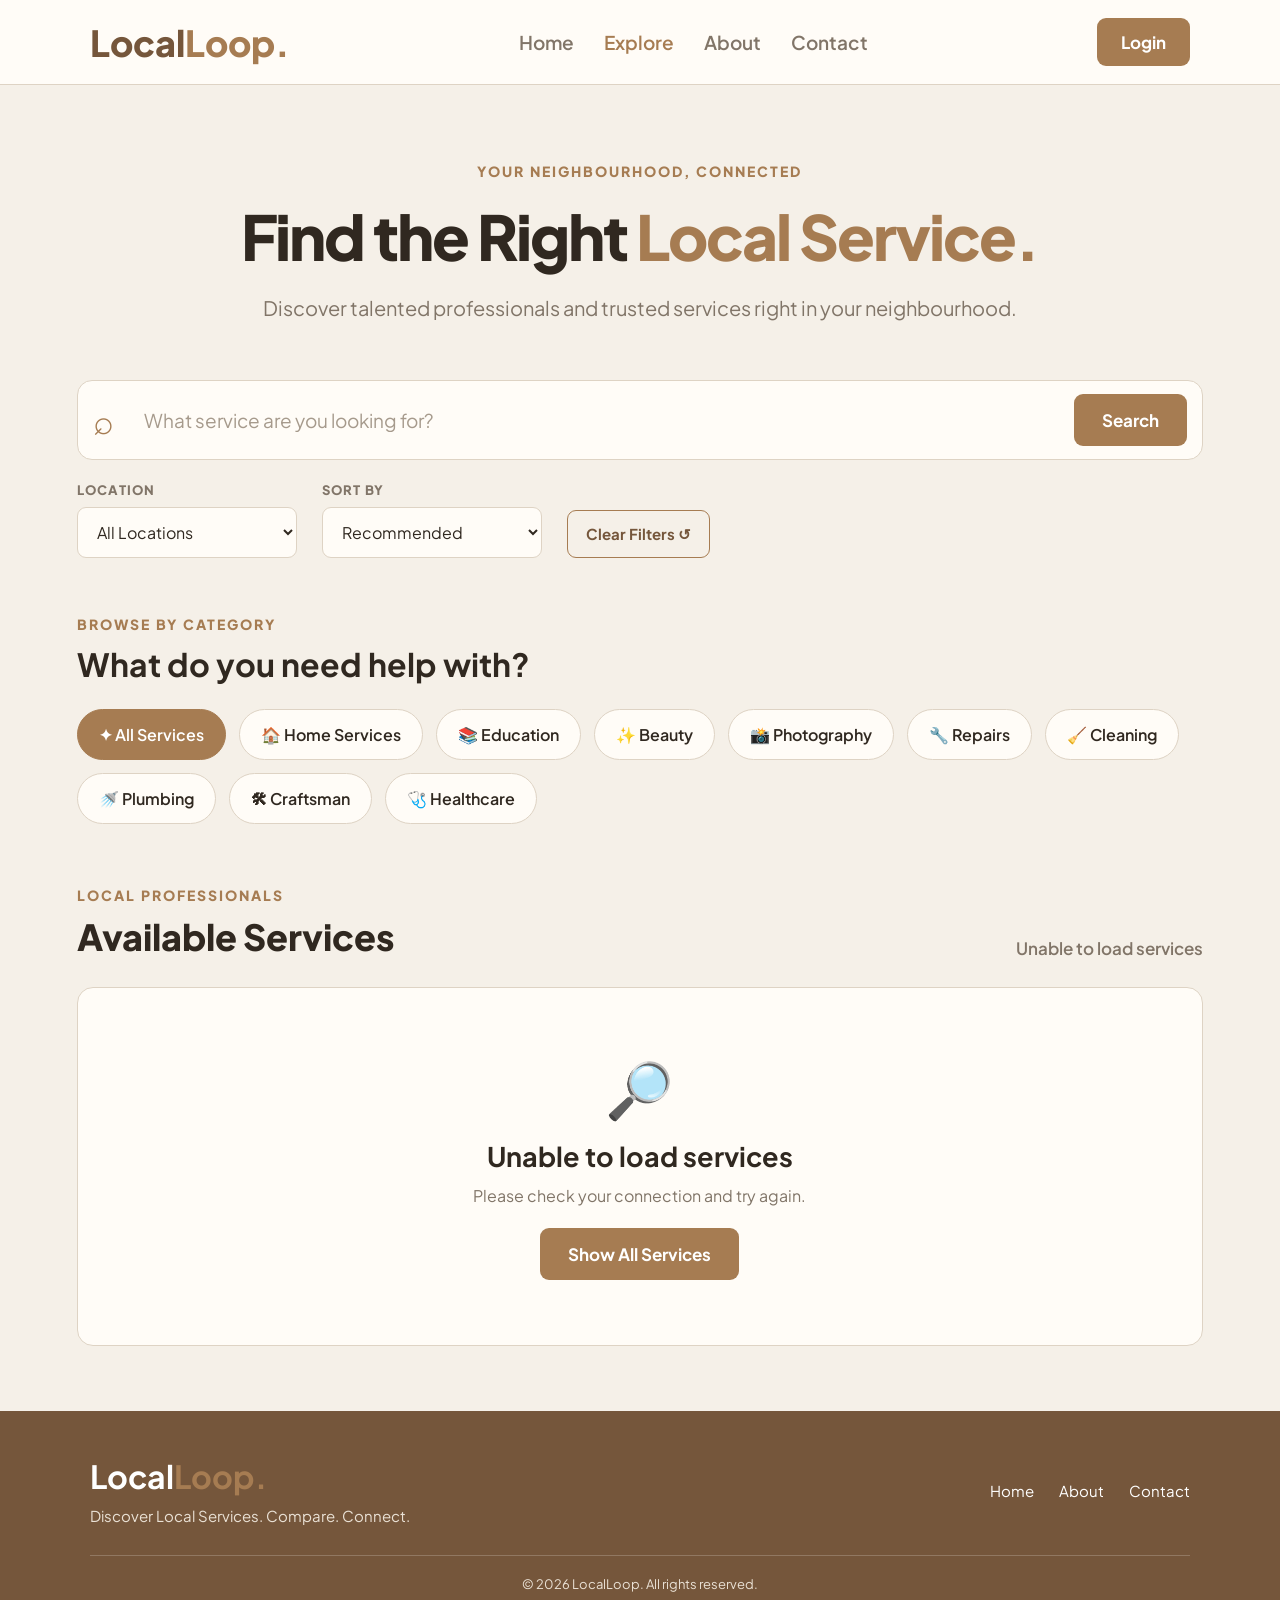
<file: frontend/pages/explore.html>
<!DOCTYPE html>
<html lang="en">

<head>
    <meta charset="UTF-8">
    <meta name="viewport" content="width=device-width, initial-scale=1.0">
    <title>Explore Services | LocalLoop</title>
    <link rel="stylesheet" href="explore.css">
</head>

<body>

    <!-- NAVBAR -->
    <header class="navbar">

        <a href="../index.html" class="logo">
            Local<span>Loop.</span>
        </a>

        <nav class="nav-links">
            <a href="../index.html">Home</a>
            <a href="explore.html" class="active">Explore</a>
            <a href="about.html">About</a>
            <a href="contact.html">Contact</a>
        </nav>

        <a href="login.html" class="nav-btn">Login</a>

    </header>


    <!-- MAIN CONTENT -->
    <main class="container">

        <!-- HERO -->
        <section class="explore-hero">

            <span class="eyebrow">YOUR NEIGHBOURHOOD, CONNECTED</span>

            <h1>
                Find the Right
                <span>Local Service.</span>
            </h1>

            <p>
                Discover talented professionals and trusted services
                right in your neighbourhood.
            </p>

        </section>


        <!-- SEARCH SECTION -->
        <section class="search-section">

            <div class="search-box">

                <span class="search-icon">⌕</span>

                <input
                    type="text"
                    id="searchInput"
                    placeholder="What service are you looking for?"
                >

                <button id="searchBtn" class="search-btn">
                    Search
                </button>

            </div>

            <div class="filter-options">

                <div class="filter-group">

                    <label for="locationFilter">LOCATION</label>

                    <select id="locationFilter">
                        <option value="">All Locations</option>
                        <option value="North Delhi">North Delhi</option>
                        <option value="South Delhi">South Delhi</option>
                        <option value="East Delhi">East Delhi</option>
                        <option value="West Delhi">West Delhi</option>
                        <option value="Central Delhi">Central Delhi</option>
                    </select>

                </div>

                <div class="filter-group">

                    <label for="sortFilter">SORT BY</label>

                    <select id="sortFilter">
                        <option value="default">Recommended</option>
                        <option value="low">Price: Low to High</option>
                        <option value="high">Price: High to Low</option>
                        <option value="name">Name: A to Z</option>
                    </select>

                </div>

                <button id="clearFilters" class="clear-btn">
                    Clear Filters ↺
                </button>

            </div>

        </section>


        <!-- CATEGORY FILTERS -->
        <section class="category-section">

            <div class="section-label">
                <div>
                    <span class="eyebrow">BROWSE BY CATEGORY</span>
                    <h2>What do you need help with?</h2>
                </div>
            </div>

            <div class="category-list" id="categoryList">

                <button class="category-btn active" data-category="all">
                    <span>✦</span> All Services
                </button>

                <button class="category-btn" data-category="Home Services">
                    🏠 Home Services
                </button>

                <button class="category-btn" data-category="Education">
                    📚 Education
                </button>

                <button class="category-btn" data-category="Beauty">
                    ✨ Beauty
                </button>

                <button class="category-btn" data-category="Photography">
                    📸 Photography
                </button>

                <button class="category-btn" data-category="Repairs">
                    🔧 Repairs
                </button>

                <button class="category-btn" data-category="Cleaning">
                    🧹 Cleaning
                </button>

                <button class="category-btn" data-category="Plumbing">
                    🚿 Plumbing
                </button>

                <button class="category-btn" data-category="Crafts & Handyman">
                    🛠 Craftsman
                </button>

                <button class="category-btn" data-category="Healthcare">
                    🩺 Healthcare
                </button>

            </div>

        </section>


        <!-- PROVIDER LISTINGS -->
        <section class="listing-section">

            <div class="listing-heading">

                <div>
                    <span class="eyebrow">LOCAL PROFESSIONALS</span>
                    <h2>Available Services</h2>
                </div>

                <p id="resultCount">Loading services...</p>

            </div>


            <!-- CARDS ARE GENERATED BY JAVASCRIPT -->
            <div class="provider-grid" id="serviceGrid">

            </div>


            <!-- NO RESULTS -->
            <div class="no-results" id="noResults">

                <div class="empty-icon">🔎</div>

                <h3>No services found</h3>

                <p>
                    We couldn't find any matching professionals.
                    Try another category or location.
                </p>

                <button class="search-btn" onclick="resetFilters()">
                    Show All Services
                </button>

            </div>

        </section>

    </main>


    <!-- FOOTER -->
    <footer>

        <div class="footer-content">

            <div>
                <h2>Local<span>Loop.</span></h2>
                <p>Discover Local Services. Compare. Connect.</p>
            </div>

            <div class="footer-links">
                <a href="../index.html">Home</a>
                <a href="about.html">About</a>
                <a href="contact.html">Contact</a>
            </div>

        </div>

        <div class="footer-bottom">
            © 2026 LocalLoop. All rights reserved.
        </div>

    </footer>


    <!-- JAVASCRIPT -->
    <script>
const API_URL = "http://localhost:5000/api";

let providers = [];
let selectedCategory = "all";

const serviceGrid = document.getElementById("serviceGrid");
const searchInput = document.getElementById("searchInput");
const locationFilter = document.getElementById("locationFilter");
const sortFilter = document.getElementById("sortFilter");
const resultCount = document.getElementById("resultCount");
const noResults = document.getElementById("noResults");

const categoryIcons = {
    "home services": "🏠",
    "education": "📚",
    "beauty": "✨",
    "photography": "📸",
    "repairs": "🔧",
    "cleaning": "🧹",
    "plumbing": "🚿",
    "crafts & handyman": "🛠️",
    "healthcare": "🩺"
};

function getProviderIcon(category) {
    return categoryIcons[(category || "").toLowerCase()] || "✦";
}

// =====================================
// FETCH PROVIDERS FROM MONGODB
// =====================================

async function loadProviders() {

    resultCount.textContent = "Loading services...";

    try {

        const response = await fetch(`${API_URL}/providers`);
        const data = await response.json();

        if (!response.ok) {
            throw new Error(data.message || "Could not load providers");
        }

        providers = data.providers.map(provider => ({

            id: provider._id,
            name: provider.serviceName,
            person: provider.userId?.name || "Local Professional",
            category: provider.category?.name || "Other",
            location: provider.location,
            price: Number(provider.price),
            description: provider.description,
            experience: provider.experience,
            contact: provider.contact,
            icon: getProviderIcon(provider.category?.name)

        }));

        filterServices();

    } catch (error) {

        console.error("Provider loading error:", error);

        resultCount.textContent = "Unable to load services";

        serviceGrid.innerHTML = "";

        noResults.style.display = "block";

        noResults.querySelector("h3").textContent =
            "Unable to load services";

        noResults.querySelector("p").textContent =
            "Please check your connection and try again.";

    }
}

// =====================================
// DISPLAY PROVIDER CARDS
// =====================================

function displayProviders(list) {

    serviceGrid.innerHTML = "";

    list.forEach(provider => {

        const card = document.createElement("article");

        card.className = "provider-card";

        const safe = value => String(value ?? "").replace(
            /[&<>"']/g,
            char => ({
                "&": "&amp;",
                "<": "&lt;",
                ">": "&gt;",
                '"': "&quot;",
                "'": "&#39;"
            })[char]
        );

        card.innerHTML = `

            <div class="provider-image">
                <span>${provider.icon}</span>
            </div>

            <div class="provider-content">

                <span class="provider-category">
                    ${safe(provider.category)}
                </span>

                <h3>${safe(provider.name)}</h3>

                <p class="provider-person">
                    👤 ${safe(provider.person)}
                </p>

                <p class="provider-location">
                    📍 ${safe(provider.location)}
                </p>

                <p class="provider-description">
                    ${safe(provider.description)}
                </p>

                <div class="provider-bottom">

                    <div class="price">
                        <strong>₹${provider.price.toLocaleString("en-IN")}</strong>
                        <small>Starting price</small>
                    </div>

                    <a
                        href="provider-details.html?id=${encodeURIComponent(provider.id)}"
                        class="details-btn"
                    >
                        View Details →
                    </a>

                </div>

            </div>
        `;

        serviceGrid.appendChild(card);

    });

    resultCount.textContent =
        `${list.length} ${list.length === 1 ? "service" : "services"} found`;

    noResults.style.display = list.length === 0 ? "block" : "none";

    serviceGrid.style.display = list.length === 0 ? "none" : "grid";
}

// =====================================
// FILTER PROVIDERS
// =====================================

function filterServices() {

    const searchTerm = searchInput.value.trim().toLowerCase();

    const selectedLocation = locationFilter.value;

    let filtered = providers.filter(provider => {

        const searchableText = [

            provider.name,
            provider.person,
            provider.category,
            provider.location,
            provider.description

        ].join(" ").toLowerCase();

        const matchesSearch =
            searchableText.includes(searchTerm);

        const matchesCategory =
            selectedCategory === "all" ||
            provider.category.toLowerCase() === selectedCategory.toLowerCase();

        const matchesLocation =
            selectedLocation === "" ||
            provider.location.toLowerCase() === selectedLocation.toLowerCase();

        return matchesSearch && matchesCategory && matchesLocation;

    });

    // SORTING

    if (sortFilter.value === "low") {

        filtered.sort((a, b) => a.price - b.price);

    } else if (sortFilter.value === "high") {

        filtered.sort((a, b) => b.price - a.price);

    } else if (sortFilter.value === "name") {

        filtered.sort((a, b) => a.name.localeCompare(b.name));

    }

    displayProviders(filtered);
}

// =====================================
// CATEGORY BUTTONS
// =====================================

document.querySelectorAll(".category-btn").forEach(button => {

    button.addEventListener("click", () => {

        document.querySelectorAll(".category-btn")
            .forEach(btn => btn.classList.remove("active"));

        button.classList.add("active");

        selectedCategory = button.dataset.category;

        filterServices();

    });

});

// =====================================
// SEARCH AND FILTER EVENTS
// =====================================

document.getElementById("searchBtn")
    .addEventListener("click", filterServices);

searchInput.addEventListener("input", filterServices);

locationFilter.addEventListener("change", filterServices);

sortFilter.addEventListener("change", filterServices);

searchInput.addEventListener("keydown", event => {

    if (event.key === "Enter") {
        filterServices();
    }

});

// =====================================
// RESET FILTERS
// =====================================

function resetFilters() {

    searchInput.value = "";

    locationFilter.value = "";

    sortFilter.value = "default";

    selectedCategory = "all";

    document.querySelectorAll(".category-btn")
        .forEach(btn => btn.classList.remove("active"));

    document.querySelector('[data-category="all"]')
        .classList.add("active");

    filterServices();

}

document.getElementById("clearFilters")
    .addEventListener("click", resetFilters);

// =====================================
// HOMEPAGE CATEGORY LINKS
// =====================================

const params = new URLSearchParams(window.location.search);

const requestedCategory = params.get("category");

if (requestedCategory) {

    const matchingButton = Array.from(
        document.querySelectorAll(".category-btn")
    ).find(button =>
        button.dataset.category.toLowerCase() ===
        requestedCategory.toLowerCase()
    );

    if (matchingButton) {

        selectedCategory = matchingButton.dataset.category;

        document.querySelectorAll(".category-btn")
            .forEach(btn => btn.classList.remove("active"));

        matchingButton.classList.add("active");

    }

}

// =====================================
// INITIAL LOAD
// =====================================

loadProviders();

</script>
</body>
</html>
</file>
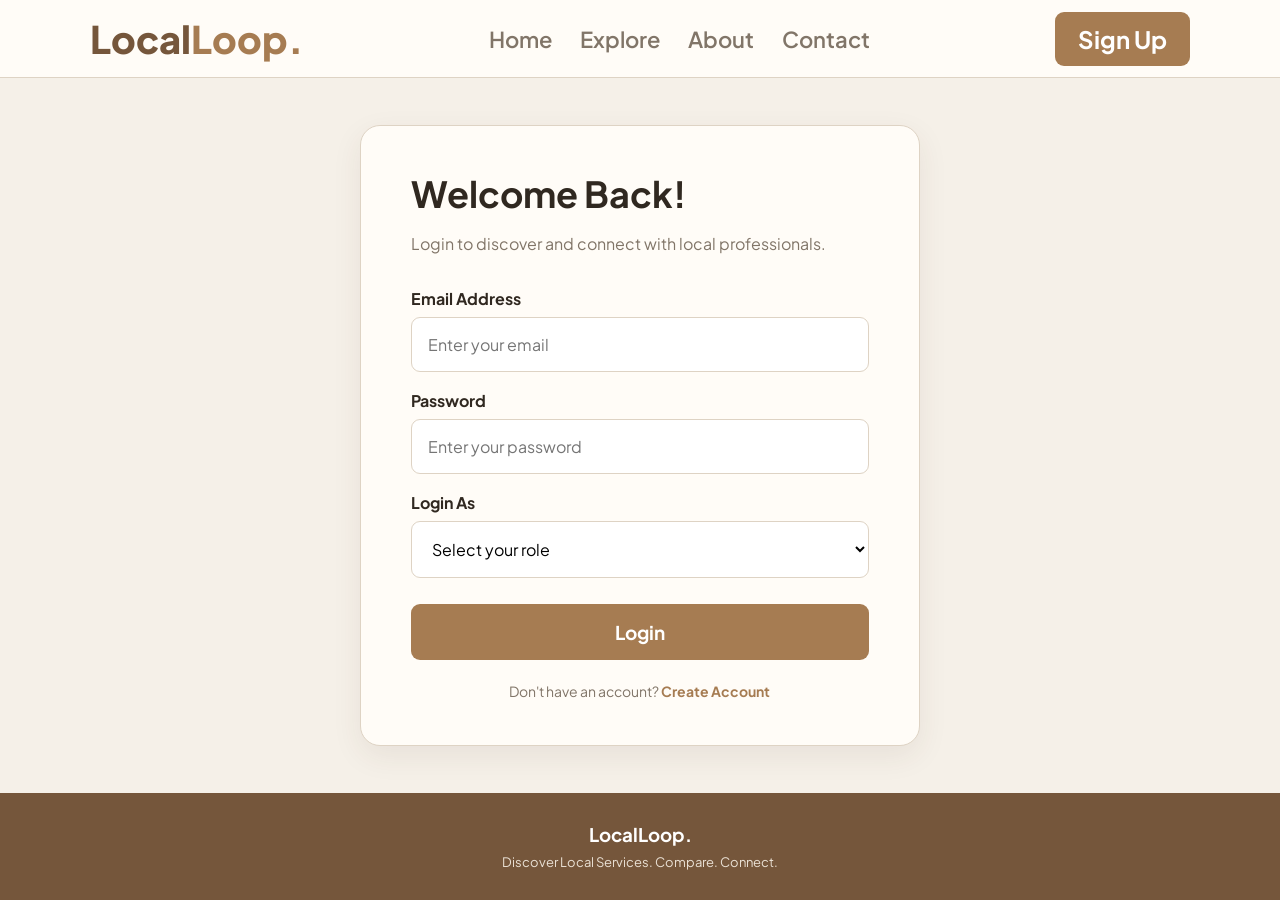
<file: frontend/pages/login.html>
<!DOCTYPE html>
<html lang="en">
<head>
    <meta charset="UTF-8">
    <meta name="viewport" content="width=device-width, initial-scale=1.0">
    <title>Login | LocalLoop</title>
    <link rel="stylesheet" href="pages.css">
</head>

<body>

<header class="navbar">
    <a href="../index.html" class="logo">Local<span>Loop.</span></a>

    <nav class="nav-links">
        <a href="../index.html">Home</a>
        <a href="explore.html">Explore</a>
        <a href="about.html">About</a>
        <a href="contact.html">Contact</a>
    </nav>

    <a href="signup.html" class="btn">Sign Up</a>
</header>

<main class="container">

    <section class="form-card">
        <h1>Welcome Back!</h1>
        <p>Login to discover and connect with local professionals.</p>

        <form id="loginForm">

            <div class="form-group">
                <label for="email">Email Address</label>
                <input type="email" id="email" placeholder="Enter your email" required>
            </div>

            <div class="form-group">
                <label for="password">Password</label>
                <input type="password" id="password" placeholder="Enter your password" required>
            </div>

            <div class="form-group">
                <label for="role">Login As</label>
                <select id="role" required>
                    <option value="">Select your role</option>
                    <option value="customer">Customer</option>
                    <option value="provider">Service Provider</option>
                    <option value="admin">Admin</option>
                </select>
            </div>

            <button type="submit" class="btn">Login</button>

        </form>

        <div class="form-bottom">
            Don't have an account?
            <a href="signup.html">Create Account</a>
        </div>
    </section>

</main>

<footer>
    <h3>LocalLoop.</h3>
    <p>Discover Local Services. Compare. Connect.</p>
</footer>

<!-- LOGIN BACKEND INTEGRATION -->

<script>
const API_URL = "http://localhost:5000/api";

document.getElementById("loginForm").addEventListener("submit", async function(event) {

    event.preventDefault();

    const email = document.getElementById("email").value.trim();
    const password = document.getElementById("password").value;
    const selectedRole = document.getElementById("role").value;

    try {

        const response = await fetch(`${API_URL}/auth/login`, {
            method: "POST",

            headers: {
                "Content-Type": "application/json"
            },

            body: JSON.stringify({
                email: email,
                password: password
            })
        });

        const data = await response.json();

        if (!response.ok) {
            alert(data.message || "Login failed!");
            return;
        }

        if (selectedRole !== data.user.role) {
            alert(`This account belongs to the ${data.user.role} role.`);
            return;
        }

        // Save token and user details
        localStorage.setItem("token", data.token);
        localStorage.setItem("user", JSON.stringify(data.user));

        alert("Login successful!");

        // Redirect according to user role
        if (data.user.role === "customer") {
            window.location.href = "customer-dashboard.html";
        } 
        else if (data.user.role === "provider") {
            window.location.href = "provider-dashboard.html";
        }
        else if (data.user.role === "admin") {
            alert("Admin dashboard is not configured yet.");
        }

    } catch (error) {

        console.error("Login error:", error);
        alert("Unable to connect to server. Please try again.");

    }

});
</script>

</body>
</html>
</file>
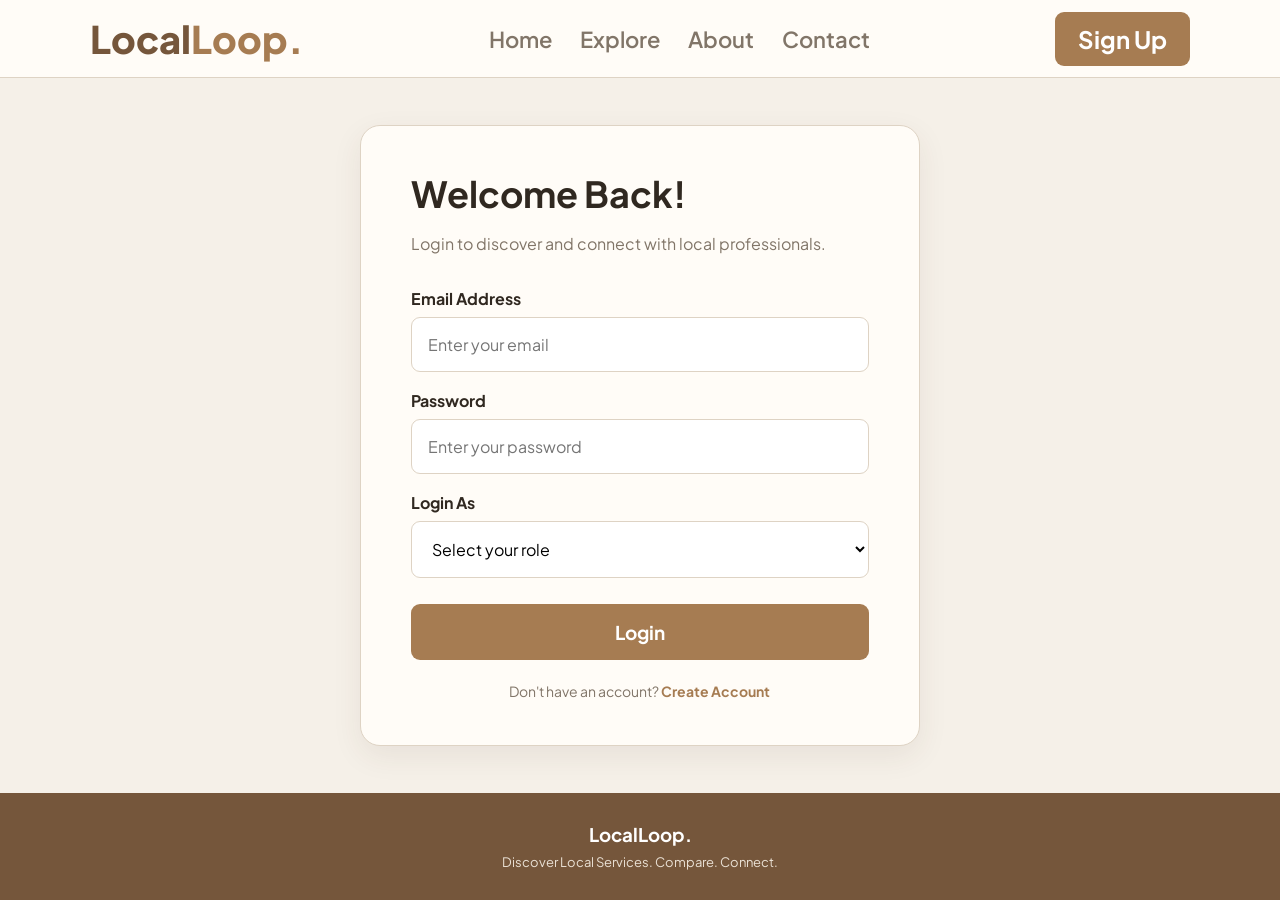
<file: frontend/pages/provider-dashboard.html>
<!DOCTYPE html>
<html lang="en">

<head>
<meta charset="UTF-8">
<meta name="viewport" content="width=device-width, initial-scale=1.0">
<title>Provider Dashboard | LocalLoop</title>

<link rel="preconnect" href="https://fonts.googleapis.com">
<link rel="preconnect" href="https://fonts.gstatic.com" crossorigin>
<link href="https://fonts.googleapis.com/css2?family=Plus+Jakarta+Sans:wght@400;500;600;700;800&display=swap" rel="stylesheet">
<link rel="stylesheet" href="provider-dashboard.css">

<style>
.service-modal {
    position:fixed;
    inset:0;
    z-index:9999;
    background:rgba(20,15,30,.65);
    display:none;
    align-items:center;
    justify-content:center;
    padding:20px;
    overflow:auto;
}
.service-modal-content {
    position:relative;
    width:min(560px,100%);
    max-height:90vh;
    overflow:auto;
    background:#fff;
    border-radius:18px;
    padding:28px;
    font-family:"Plus Jakarta Sans",sans-serif;
}
.service-modal-content h2 { margin:10px 0; }
.service-modal-content label {
    display:block;
    margin:14px 0 6px;
    font-weight:600;
}
.service-modal-content input,
.service-modal-content select,
.service-modal-content textarea {
    width:100%;
    box-sizing:border-box;
    padding:12px;
    border:1px solid #ddd;
    border-radius:9px;
    font:inherit;
}
.service-modal-content textarea { resize:vertical; }
.modal-close {
    position:absolute;
    right:16px;
    top:10px;
    border:0;
    background:none;
    font-size:28px;
    cursor:pointer;
}
#serviceFormMessage {
    color:#b42318;
    margin-top:12px;
}
#saveServiceButton {
    margin-top:16px;
    cursor:pointer;
}
</style>
</head>

<body>

<div class="provider-layout">

    <!-- SIDEBAR -->
    <aside class="sidebar">

        <a href="../index.html" class="logo">
            LocalLoop<span>.</span>
        </a>

        <p class="sidebar-label">WORKSPACE</p>

        <nav class="sidebar-nav">
            <a href="#overview" class="nav-item active">⌂ Overview</a>
            <a href="#requests" class="nav-item">▣ Booking Requests</a>
            <a href="#services" class="nav-item">✦ My Services</a>
            <a href="#profile" class="nav-item">♙ My Profile</a>
        </nav>

        <div class="sidebar-bottom">

            <div class="help-card">
                <div class="help-icon">✦</div>
                <h3>Need assistance?</h3>
                <p>We're here to help you grow your local business.</p>
                <a href="contact.html">Contact Support ↗</a>
            </div>

            <a href="../index.html" class="nav-item logout">
                ↪ Log Out
            </a>

        </div>
    </aside>


    <!-- MAIN CONTENT -->
    <main class="main-content" id="overview">

        <!-- HEADER -->
        <header class="topbar">

            <div>
                <p class="breadcrumb">Dashboard / Overview</p>

                <h1>
                    Hello, <span id="welcomeName">Provider!</span> 👋
                </h1>

                <p class="topbar-subtitle">
                    Here's an overview of your service business.
                </p>
            </div>

            <div class="topbar-right">
                <span class="demo-badge">PROVIDER ACCOUNT</span>
                <div class="profile-avatar" id="topAvatar">P</div>
            </div>

        </header>


        <!-- BUSINESS PROFILE -->
        <section class="provider-banner">

            <div class="provider-banner-icon">🏠</div>

            <div class="provider-banner-info">
                <p class="eyebrow">YOUR BUSINESS</p>
                <h2 id="businessName">Loading...</h2>
                <p id="businessLocation">Please wait...</p>
            </div>

            <span class="active-badge" id="businessStatus">
                ● Active
            </span>

        </section>


        <!-- STATISTICS -->
        <section class="stats-grid">

            <div class="stat-card">
                <div class="stat-top">
                    <span>Total Bookings</span>
                    <div class="stat-icon">▣</div>
                </div>
                <h2 id="totalBookings">0</h2>
                <p>All customer requests</p>
            </div>

            <div class="stat-card">
                <div class="stat-top">
                    <span>Pending Requests</span>
                    <div class="stat-icon orange">◷</div>
                </div>
                <h2 id="pendingBookings">0</h2>
                <p>Need your attention</p>
            </div>

            <div class="stat-card">
                <div class="stat-top">
                    <span>Accepted</span>
                    <div class="stat-icon green">✓</div>
                </div>
                <h2 id="acceptedBookings">0</h2>
                <p>Confirmed bookings</p>
            </div>

            <div class="stat-card">
                <div class="stat-top">
                    <span>Completed</span>
                    <div class="stat-icon purple">✦</div>
                </div>
                <h2 id="completedBookings">0</h2>
                <p>Successfully delivered</p>
            </div>

        </section>


        <!-- BOOKING REQUESTS -->
        <section class="requests-section" id="requests">

            <div class="section-heading">
                <div>
                    <p class="eyebrow">MANAGE YOUR WORK</p>
                    <h2>Booking Requests</h2>
                    <p class="section-subtitle">
                        Review and manage your customer bookings.
                    </p>
                </div>
            </div>

            <div class="booking-filters">
                <button class="filter-btn active" data-filter="all">All Bookings</button>
                <button class="filter-btn" data-filter="pending">Pending</button>
                <button class="filter-btn" data-filter="accepted">Accepted</button>
                <button class="filter-btn" data-filter="completed">Completed</button>
            </div>

            <div class="booking-list" id="bookingList">
                <p class="demo-note">Loading bookings...</p>
            </div>

        </section>


        <!-- MY SERVICES -->
        <section class="services-section" id="services">

            <div class="section-heading">

                <div>
                    <p class="eyebrow">YOUR LISTINGS</p>
                    <h2>My Services</h2>
                    <p class="section-subtitle">
                        Manage the services you offer.
                    </p>
                </div>

                <button class="add-service-btn" id="openServiceForm">
                    + Add Service
                </button>

            </div>

            <div class="service-card" id="serviceCard">
                <p class="demo-note">Loading service information...</p>
            </div>

        </section>


        <!-- PROFILE -->
        <section class="profile-section" id="profile">

            <div class="section-heading">
                <div>
                    <p class="eyebrow">ACCOUNT SETTINGS</p>
                    <h2>My Profile</h2>
                    <p class="section-subtitle">
                        Manage your professional information.
                    </p>
                </div>
            </div>

            <div class="profile-card">

                <div class="profile-avatar large" id="profileAvatar">P</div>

                <div class="profile-details">
                    <h3 id="profileName">Provider</h3>
                    <p id="profileEmail"></p>
                    <span>Service Provider Account</span>
                </div>

            </div>

        </section>


        <!-- FOOTER -->
        <footer class="dashboard-footer">
            Grow your business. Serve your neighbourhood.
            <span>♥</span>
        </footer>

    </main>
</div>


<!-- CREATE SERVICE MODAL -->
<div id="serviceModal" class="service-modal">

    <div class="service-modal-content">

        <button type="button" id="closeServiceForm" class="modal-close">
            &times;
        </button>

        <p class="eyebrow">YOUR BUSINESS</p>
        <h2>Create Your Service Profile</h2>

        <p>Enter your details to list your service on LocalLoop.</p>

        <form id="serviceForm">

            <label>Service Name</label>
            <input
                type="text"
                name="serviceName"
                placeholder="e.g. Mathematics Tutor"
                required
            >

            <label>Service Category</label>
            <select name="category" id="serviceCategory" required>
                <option value="">Select a category</option>
            </select>

            <label>Description</label>
            <textarea
                name="description"
                rows="3"
                placeholder="Describe the service you provide"
                required
            ></textarea>

            <label>Experience (Years)</label>
            <input
                type="number"
                name="experience"
                min="0"
                required
            >

            <label>Starting Price (₹)</label>
            <input
                type="number"
                name="price"
                min="0"
                required
            >

            <label>Location</label>
            <input
                type="text"
                name="location"
                placeholder="e.g. North Delhi"
                required
            >

            <label>Contact Number</label>
            <input
                type="tel"
                name="contact"
                placeholder="Enter contact number"
                required
            >

            <p id="serviceFormMessage"></p>

            <button type="submit" id="saveServiceButton" class="add-service-btn">
                Create Service
            </button>

        </form>

    </div>
</div>


<!-- JAVASCRIPT -->
<script>

const API_URL = "http://localhost:5000/api";

const token = localStorage.getItem("token");

const currentUser = JSON.parse(
    localStorage.getItem("user") || "null"
);

let allBookings = [];
let myProvider = null;


// AUTHENTICATION
if (!token || !currentUser) {

    alert("Please log in first.");
    window.location.href = "login.html";

} else if (currentUser.role !== "provider") {

    alert("This dashboard is only for service providers.");

    window.location.href =
        currentUser.role === "customer"
            ? "customer-dashboard.html"
            : "login.html";
}


// HELPER
function escapeHTML(value) {

    return String(value ?? "").replace(
        /[&<>"']/g,
        char => ({
            "&": "&amp;",
            "<": "&lt;",
            ">": "&gt;",
            '"': "&quot;",
            "'": "&#39;"
        })[char]
    );

}


function formatDate(value) {

    if (!value) return "Date unavailable";

    const date = new Date(value);

    if (Number.isNaN(date.getTime())) {
        return "Date unavailable";
    }

    return date.toLocaleDateString("en-IN", {
        day: "2-digit",
        month: "long",
        year: "numeric"
    });

}


// USER INFORMATION
function updateUserInformation() {

    const name = currentUser.name || "Provider";
    const initial = name.charAt(0).toUpperCase();

    document.getElementById("welcomeName").textContent = name;
    document.getElementById("topAvatar").textContent = initial;
    document.getElementById("profileAvatar").textContent = initial;
    document.getElementById("profileName").textContent = name;

    document.getElementById("profileEmail").textContent =
        currentUser.email || "";

}


// LOAD PROVIDER PROFILE
async function loadProviderProfile() {

    const response = await fetch(`${API_URL}/providers`);
    const data = await response.json();

    if (!response.ok || !data.success) {
        throw new Error(data.message || "Could not load provider profile.");
    }

    myProvider = (data.providers || []).find(provider => {

        const userId = provider.userId?._id || provider.userId;

        return String(userId) === String(currentUser.id);

    });


    if (!myProvider) {

        document.getElementById("businessName").textContent =
            "No Service Profile Found";

        document.getElementById("businessLocation").textContent =
            "Create your provider profile to list your service.";

        document.getElementById("businessStatus").textContent =
            "● Profile Required";

        document.getElementById("serviceCard").innerHTML = `
            <div class="service-info">
                <h3>No service listed yet</h3>
                <p>Create your provider profile to publish a service on LocalLoop.</p>
            </div>
        `;

        document.getElementById("bookingList").innerHTML = `
            <p class="demo-note">
                Create your service profile to receive customer bookings.
            </p>
        `;

        updateStats();

        return;
    }


    document.getElementById("businessName").textContent =
        myProvider.serviceName;

    document.getElementById("businessLocation").textContent =
        `${myProvider.location} · ${myProvider.category?.name || "Service"}`;

    document.getElementById("businessStatus").textContent = "● Active";

    renderMyService();

}


// DISPLAY MY SERVICE
function renderMyService() {

    if (!myProvider) return;

    document.getElementById("serviceCard").innerHTML = `

        <div class="service-icon">✦</div>

        <div class="service-info">

            <span class="service-tag">
                ${escapeHTML((myProvider.category?.name || "SERVICE").toUpperCase())}
            </span>

            <h3>${escapeHTML(myProvider.serviceName)}</h3>

            <p>${escapeHTML(myProvider.description || "")}</p>

            <span class="service-location">
                📍 ${escapeHTML(myProvider.location)}
            </span>

        </div>

        <div class="service-price">
            <span>Starting from</span>
            <h3>₹${Number(myProvider.price).toLocaleString("en-IN")}</h3>
            <span>per service</span>
        </div>

    `;

}


// LOAD BOOKINGS
async function loadBookings() {

    if (!myProvider) return;

    const response = await fetch(
        `${API_URL}/bookings/provider-bookings`,
        {
            headers: {
                Authorization: `Bearer ${token}`
            }
        }
    );

    const data = await response.json();

    if (!response.ok || !data.success) {
        throw new Error(data.message || "Could not load bookings.");
    }

    allBookings = data.bookings || [];

    updateStats();
    renderBookings();

}


// UPDATE STATISTICS
function updateStats() {

    document.getElementById("totalBookings").textContent =
        allBookings.length;

    document.getElementById("pendingBookings").textContent =
        allBookings.filter(b => b.status === "pending").length;

    document.getElementById("acceptedBookings").textContent =
        allBookings.filter(b => b.status === "accepted").length;

    document.getElementById("completedBookings").textContent =
        allBookings.filter(b => b.status === "completed").length;

}


// RENDER BOOKINGS
function renderBookings(filter = "all") {

    const list = document.getElementById("bookingList");
    list.innerHTML = "";

    const filtered = allBookings.filter(b =>
        filter === "all" || b.status === filter
    );

    if (!filtered.length) {

        list.innerHTML = `
            <p class="demo-note">
                No ${filter === "all" ? "" : filter + " "}bookings found.
            </p>
        `;

        return;
    }


    filtered.forEach(booking => {

        const customer =
            booking.customerId &&
            typeof booking.customerId === "object"
                ? booking.customerId
                : {};

        const name = customer.name || "Customer";
        const status = booking.status || "pending";

        const card = document.createElement("article");
        card.className = "booking-card";
        card.dataset.status = status;

        card.innerHTML = `

            <div class="customer-avatar">
                ${escapeHTML(name.charAt(0).toUpperCase())}
            </div>

            <div class="booking-info">

                <span class="booking-category">
                    ${escapeHTML(status.toUpperCase())}
                </span>

                <h3>${escapeHTML(name)}</h3>

                <p>${escapeHTML(myProvider?.serviceName || "Service Booking")}</p>

                <div class="booking-meta">
                    <span>📅 ${formatDate(booking.bookingDate)}</span>
                    <span>◷ ${escapeHTML(booking.bookingTime || "Time unavailable")}</span>
                    <span>📍 ${escapeHTML(booking.address || "Address unavailable")}</span>
                </div>

            </div>

            <div class="booking-right">

                <span class="status ${escapeHTML(status)}-status">
                    ${escapeHTML(status.charAt(0).toUpperCase() + status.slice(1))}
                </span>

                ${status === "pending" ? `
                    <div class="booking-actions">
                        <button class="accept-btn">Accept</button>
                        <button class="reject-btn">Reject</button>
                    </div>
                ` : ""}

                ${status === "accepted" ? `
                    <button class="complete-btn">Mark Completed</button>
                ` : ""}

            </div>

        `;


        card.querySelector(".accept-btn")?.addEventListener("click", () => {
            updateBookingStatus(booking._id, "accepted");
        });

        card.querySelector(".reject-btn")?.addEventListener("click", () => {

            if (confirm("Are you sure you want to reject this booking?")) {
                updateBookingStatus(booking._id, "rejected");
            }

        });

        card.querySelector(".complete-btn")?.addEventListener("click", () => {
            updateBookingStatus(booking._id, "completed");
        });

        list.appendChild(card);

    });

}


// UPDATE BOOKING STATUS
async function updateBookingStatus(id, status) {

    try {

        const response = await fetch(
            `${API_URL}/bookings/${id}/status`,
            {
                method: "PATCH",

                headers: {
                    "Content-Type": "application/json",
                    Authorization: `Bearer ${token}`
                },

                body: JSON.stringify({ status })
            }
        );

        const data = await response.json();

        if (!response.ok || !data.success) {
            throw new Error(data.message || "Could not update booking.");
        }

        alert(`Booking ${status} successfully!`);

        await loadBookings();

    } catch (error) {

        alert(error.message);

    }

}


// CREATE SERVICE PROFILE
const modal = document.getElementById("serviceModal");
const form = document.getElementById("serviceForm");
const categorySelect = document.getElementById("serviceCategory");
const formMessage = document.getElementById("serviceFormMessage");


// OPEN FORM AND LOAD CATEGORIES
document.getElementById("openServiceForm").addEventListener("click", async () => {

    modal.style.display = "flex";
    formMessage.textContent = "";

    if (categorySelect.options.length <= 1) {

        try {

            const response = await fetch(`${API_URL}/categories`);
            const data = await response.json();

            if (!response.ok || !data.success) {
                throw new Error(data.message || "Could not load categories.");
            }

            categorySelect.innerHTML =
                '<option value="">Select a category</option>';

            (data.categories || []).forEach(category => {

                const option = document.createElement("option");

                option.value = category._id;
                option.textContent = category.name;

                categorySelect.appendChild(option);

            });

        } catch (error) {

            formMessage.textContent = error.message;

        }

    }

});


// CLOSE FORM
document.getElementById("closeServiceForm").addEventListener("click", () => {
    modal.style.display = "none";
});

modal.addEventListener("click", event => {

    if (event.target === modal) {
        modal.style.display = "none";
    }

});


// SUBMIT SERVICE FORM
form.addEventListener("submit", async event => {

    event.preventDefault();

    const button = document.getElementById("saveServiceButton");
    const formData = new FormData(form);

    const payload = {

        serviceName: formData.get("serviceName").trim(),

        category: formData.get("category"),

        description: formData.get("description").trim(),

        experience: Number(formData.get("experience")),

        price: Number(formData.get("price")),

        location: formData.get("location").trim(),

        contact: formData.get("contact").trim()

    };


    button.disabled = true;
    button.textContent = "Creating...";
    formMessage.textContent = "";


    try {

        const response = await fetch(`${API_URL}/providers`, {

            method: "POST",

            headers: {
                "Content-Type": "application/json",
                Authorization: `Bearer ${token}`
            },

            body: JSON.stringify(payload)

        });

        const data = await response.json();

        if (!response.ok || !data.success) {
            throw new Error(data.message || "Could not create service profile.");
        }

        alert("Your service profile has been created!");

        form.reset();
        modal.style.display = "none";

        await loadProviderProfile();
        await loadBookings();

    } catch (error) {

        formMessage.textContent = error.message;

    } finally {

        button.disabled = false;
        button.textContent = "Create Service";

    }

});


// FILTERS
document.querySelectorAll(".filter-btn").forEach(button => {

    button.addEventListener("click", () => {

        document.querySelectorAll(".filter-btn").forEach(btn => {
            btn.classList.remove("active");
        });

        button.classList.add("active");

        renderBookings(button.dataset.filter);

    });

});


// LOGOUT
document.querySelector(".logout").addEventListener("click", event => {

    event.preventDefault();

    localStorage.removeItem("token");
    localStorage.removeItem("user");

    window.location.href = "../index.html";

});


// INITIALIZE DASHBOARD
async function initializeDashboard() {

    if (!token || !currentUser || currentUser.role !== "provider") {
        return;
    }

    updateUserInformation();

    try {

        await loadProviderProfile();
        await loadBookings();

    } catch (error) {

        console.error("Dashboard error:", error);

        document.getElementById("businessName").textContent =
            "Unable to load profile";

        document.getElementById("businessLocation").textContent =
            error.message;

    }

}

initializeDashboard();

</script>

</body>
</html>
</file>
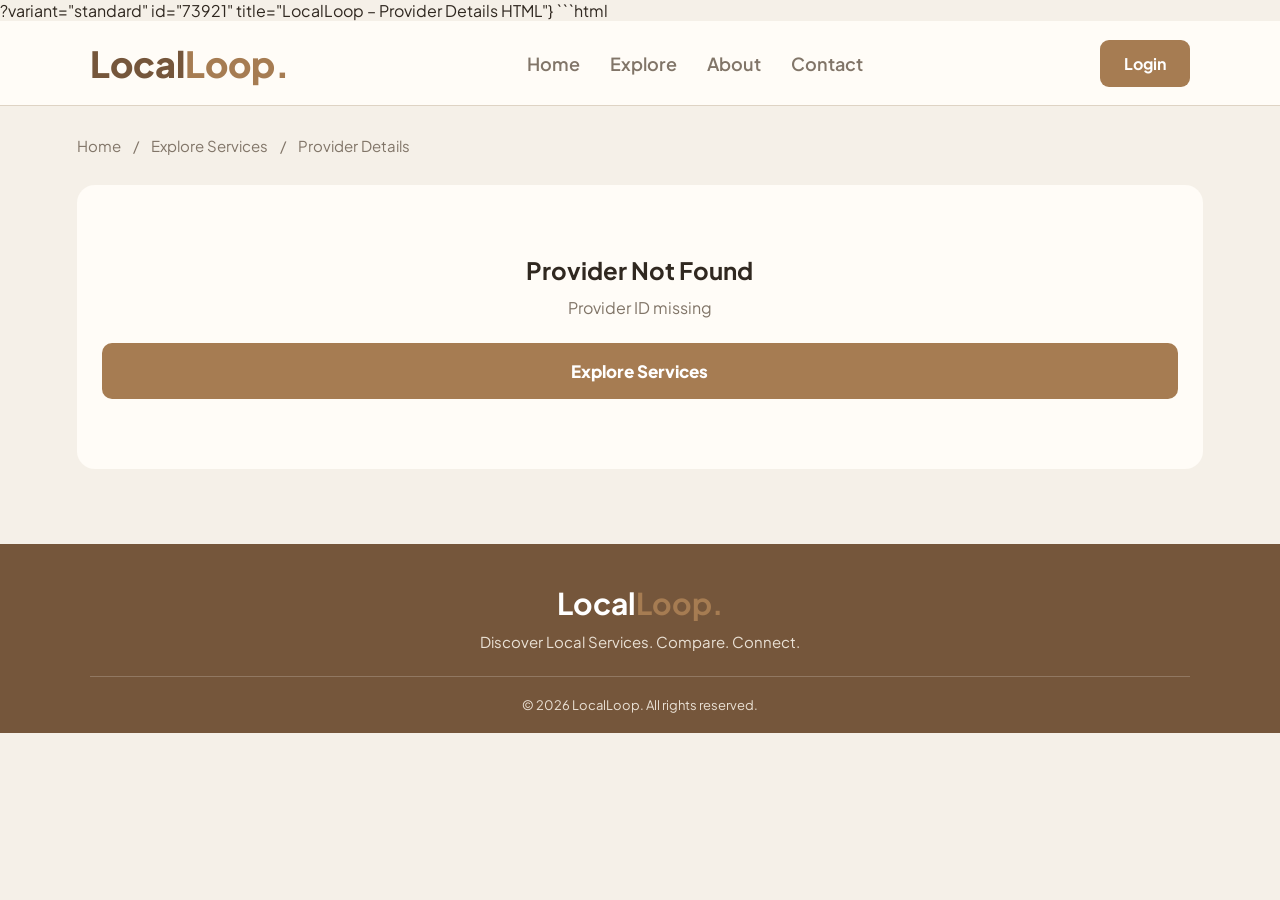
<file: frontend/pages/provider-details.html>
?variant="standard" id="73921" title="LocalLoop – Provider Details HTML"}
```html
<!DOCTYPE html>
<html lang="en">

<head>
    <meta charset="UTF-8">
    <meta name="viewport" content="width=device-width, initial-scale=1.0">
    <title>Provider Details | LocalLoop</title>
    <link rel="stylesheet" href="provider-details.css">
</head>

<body>

    <header class="navbar">

        <a href="../index.html" class="logo">Local<span>Loop.</span></a>

        <nav class="nav-links">
            <a href="../index.html">Home</a>
            <a href="explore.html">Explore</a>
            <a href="about.html">About</a>
            <a href="contact.html">Contact</a>
        </nav>

        <a href="login.html" class="nav-btn">Login</a>

    </header>


    <main class="container">

        <div class="breadcrumb">
            <a href="../index.html">Home</a>
            <span>/</span>
            <a href="explore.html">Explore Services</a>
            <span>/</span>
            <span>Provider Details</span>
        </div>


        <section class="profile-layout">

            <div class="profile-main">

                <div class="profile-banner">

                    <div class="profile-icon" id="providerIcon">🏠</div>

                    <div class="profile-heading">
                        <span class="category-tag" id="providerCategory">
                            Home Services
                        </span>

                        <h1 id="providerName">Loading...</h1>

                        <p id="providerLocation">📍 Loading...</p>
                    </div>

                </div>


                <div class="profile-card">

                    <h2>About This Service</h2>

                    <p id="providerDescription">
                        Loading service information...
                    </p>

                    <div class="divider"></div>

                    <h2>Service Information</h2>

                    <div class="info-grid">

                        <div class="info-item">
                            <span class="info-icon">👤</span>
                            <div>
                                <small>Service Provider</small>
                                <strong id="providerPerson">Loading...</strong>
                            </div>
                        </div>

                        <div class="info-item">
                            <span class="info-icon">📍</span>
                            <div>
                                <small>Location</small>
                                <strong id="providerLocation2">Loading...</strong>
                            </div>
                        </div>

                        <div class="info-item">
                            <span class="info-icon">🏷️</span>
                            <div>
                                <small>Category</small>
                                <strong id="providerCategory2">Loading...</strong>
                            </div>
                        </div>

                        <div class="info-item">
                            <span class="info-icon">💰</span>
                            <div>
                                <small>Starting Price</small>
                                <strong id="providerPrice">Loading...</strong>
                            </div>
                        </div>

                    </div>

                    <div class="divider"></div>

                    <h2>Why Choose This Service?</h2>

                    <div class="benefits">

                        <div>✓ Easy service discovery</div>
                        <div>✓ Direct booking requests</div>
                        <div>✓ Clear starting prices</div>
                        <div>✓ Convenient local services</div>

                    </div>

                </div>


                <div class="profile-card reviews-card">

                    <h2>Customer Reviews</h2>

                    <p class="review-note">
                        Customer reviews will appear here once customers
                        complete their bookings and submit feedback.
                    </p>

                    <div id="reviewList">
                        <div class="empty-review">
                            ⭐ No reviews yet
                        </div>
                    </div>

                </div>

            </div>


            <aside class="booking-card">

                <span class="eyebrow">SERVICE BOOKING</span>

                <h2>Interested in this service?</h2>

                <p>
                    Connect with the service provider by sending a
                    booking request.
                </p>

                <div class="booking-price">
                    <small>Starting from</small>
                    <strong id="bookingPrice">Loading...</strong>
                </div>

                <button class="book-btn" id="bookButton" disabled>
                    Book This Service →
                </button>

                <div class="booking-note">
                    Your booking request will be submitted after
                    you log in.
                </div>

                <div class="booking-divider"></div>

                <div class="contact-info">
                    <span>📍</span>
                    <div>
                        <strong>Service Location</strong>
                        <p id="bookingLocation">Loading...</p>
                    </div>
                </div>

                <div class="contact-info">
                    <span>👤</span>
                    <div>
                        <strong>Provider</strong>
                        <p id="bookingPerson">Loading...</p>
                    </div>
                </div>

            </aside>

        </section>

    </main>


    <footer>
        <h2>Local<span>Loop.</span></h2>
        <p>Discover Local Services. Compare. Connect.</p>
        <p class="copyright">© 2026 LocalLoop. All rights reserved.</p>
    </footer>


    <script>
const API_URL = "http://localhost:5000/api";

const params = new URLSearchParams(window.location.search);
const providerId = params.get("id");

let currentProvider = null;
let existingBooking = null;

const bookButton = document.getElementById("bookButton");

const icons = {
    "home services": "🏠",
    "education": "📚",
    "beauty": "✨",
    "photography": "📸",
    "repairs": "🔧",
    "cleaning": "🧹",
    "plumbing": "🚿",
    "crafts & handyman": "🛠️",
    "healthcare": "🩺"
};


// UPDATE BUTTON ACCORDING TO BOOKING STATUS

function updateBookingButton(status) {

    const statuses = {
        pending: "⏳ Pending",
        accepted: "✓ Accepted",
        rejected: "✕ Rejected",
        completed: "✓ Completed",
        cancelled: "Booking Cancelled"
    };

    if (status === "rejected" || status === "cancelled") {
        bookButton.textContent = "Book Again →";
        bookButton.disabled = false;
        existingBooking = null;
        return;
    }

    bookButton.textContent = statuses[status] || "Book This Service →";
    bookButton.disabled = Boolean(status);
}


// LOAD PROVIDER DETAILS

async function loadProviderDetails() {

    try {

        if (!providerId) {
            throw new Error("Provider ID missing");
        }

        const response = await fetch(
            `${API_URL}/providers/${encodeURIComponent(providerId)}`
        );

        const data = await response.json();

        if (!response.ok || !data.success || !data.provider) {
            throw new Error(data.message || "Provider not found");
        }

        const provider = data.provider;

        currentProvider = provider;

        const name = provider.serviceName;
        const person = provider.userId?.name || "Local Professional";
        const category = provider.category?.name || "Other";
        const location = provider.location;
        const price = Number(provider.price);
        const description = provider.description;

        const icon = icons[category.toLowerCase()] || "✦";

        const formattedPrice =
            "₹" + price.toLocaleString("en-IN");

        document.title = name + " | LocalLoop";

        document.getElementById("providerIcon").textContent = icon;
        document.getElementById("providerName").textContent = name;
        document.getElementById("providerCategory").textContent = category;

        document.getElementById("providerLocation").textContent =
            "📍 " + location;

        document.getElementById("providerDescription").textContent =
            description;

        document.getElementById("providerPerson").textContent = person;
        document.getElementById("providerLocation2").textContent = location;
        document.getElementById("providerCategory2").textContent = category;
        document.getElementById("providerPrice").textContent = formattedPrice;

        document.getElementById("bookingPrice").textContent = formattedPrice;
        document.getElementById("bookingLocation").textContent = location;
        document.getElementById("bookingPerson").textContent = person;

        bookButton.disabled = false;

        // Check whether customer has already booked this service
        await checkExistingBooking();

    } catch (error) {

        console.error("Provider details error:", error);

        document.querySelector(".profile-layout").innerHTML = `
            <div class="not-found">
                <h2>Provider Not Found</h2>
                <p>${error.message}</p>
                <a href="explore.html" class="book-btn">
                    Explore Services
                </a>
            </div>
        `;
    }
}


// CHECK EXISTING BOOKINGS

async function checkExistingBooking() {

    const token = localStorage.getItem("token");
    const user = JSON.parse(localStorage.getItem("user") || "null");

    if (!token || !user || user.role !== "customer") {
        return;
    }

    try {

        const response = await fetch(`${API_URL}/bookings/my-bookings`, {

            headers: {
                "Authorization": `Bearer ${token}`
            }

        });

        const data = await response.json();

        if (!response.ok) {
            throw new Error(data.message || "Could not fetch bookings");
        }

        const bookings = data.bookings || [];

        // Find the latest booking for this particular service
        const matchingBookings = bookings
            .filter(booking =>
                String(booking.providerId?._id || booking.providerId) ===
                String(providerId)
            )
            .sort((a, b) =>
                new Date(b.createdAt) - new Date(a.createdAt)
            );

        if (matchingBookings.length > 0) {

            existingBooking = matchingBookings[0];

            updateBookingButton(existingBooking.status);

        }

    } catch (error) {

        console.error("Booking history error:", error);

    }
}


// CREATE BOOKING

async function createBooking() {

    const token = localStorage.getItem("token");

    let user;

    try {
        user = JSON.parse(localStorage.getItem("user") || "null");
    } catch {
        user = null;
    }

    // CHECK LOGIN

    if (!token || !user) {

        alert("Please login to book this service.");

        window.location.href =
            "login.html?redirect=" +
            encodeURIComponent(
                "provider-details.html?id=" + providerId
            );

        return;
    }

    // CHECK CUSTOMER ROLE

    if (user.role !== "customer") {

        alert("Only customers can book services.");

        return;
    }

    // PREVENT DUPLICATE ACTIVE BOOKINGS

    if (existingBooking &&
        ["pending", "accepted"].includes(existingBooking.status)) {

        alert("You already have an active booking for this service.");

        return;
    }

    // GET BOOKING DETAILS

    const bookingDate = prompt(
        "Enter booking date (YYYY-MM-DD):"
    );

    if (!bookingDate) return;

    const datePattern = /^\d{4}-\d{2}-\d{2}$/;

    if (!datePattern.test(bookingDate) ||
        isNaN(Date.parse(bookingDate))) {

        alert("Please enter a valid date in YYYY-MM-DD format.");

        return;
    }

    const bookingTime = prompt(
        "Enter preferred time (e.g. 10:00 AM):"
    );

    if (!bookingTime || !bookingTime.trim()) return;

    const address = prompt(
        "Enter your complete address:"
    );

    if (!address || !address.trim()) return;

    // SEND BOOKING TO BACKEND

    try {

        bookButton.disabled = true;
        bookButton.textContent = "Submitting...";

        const response = await fetch(`${API_URL}/bookings`, {

            method: "POST",

            headers: {
                "Content-Type": "application/json",
                "Authorization": `Bearer ${token}`
            },

            body: JSON.stringify({

                providerId: providerId,
                bookingDate: bookingDate,
                bookingTime: bookingTime.trim(),
                address: address.trim()

            })

        });

        const data = await response.json();

        if (!response.ok) {

            if (response.status === 401) {
                throw new Error("Your session has expired. Please log in again.");
            }

            throw new Error(data.message || "Booking failed");

        }

        existingBooking = data.booking;

        updateBookingButton("pending");

        alert(
            "Booking request submitted successfully!\n\n" +
            "Service: " + currentProvider.serviceName +
            "\nStatus: Pending"
        );

    } catch (error) {

        console.error("Booking error:", error);

        alert(error.message);

        bookButton.disabled = false;
        bookButton.textContent = "Book This Service →";

    }

}


// BOOK BUTTON EVENT

bookButton.addEventListener("click", createBooking);


// INITIAL LOAD

loadProviderDetails();

</script>

</body>

</html>
</file>
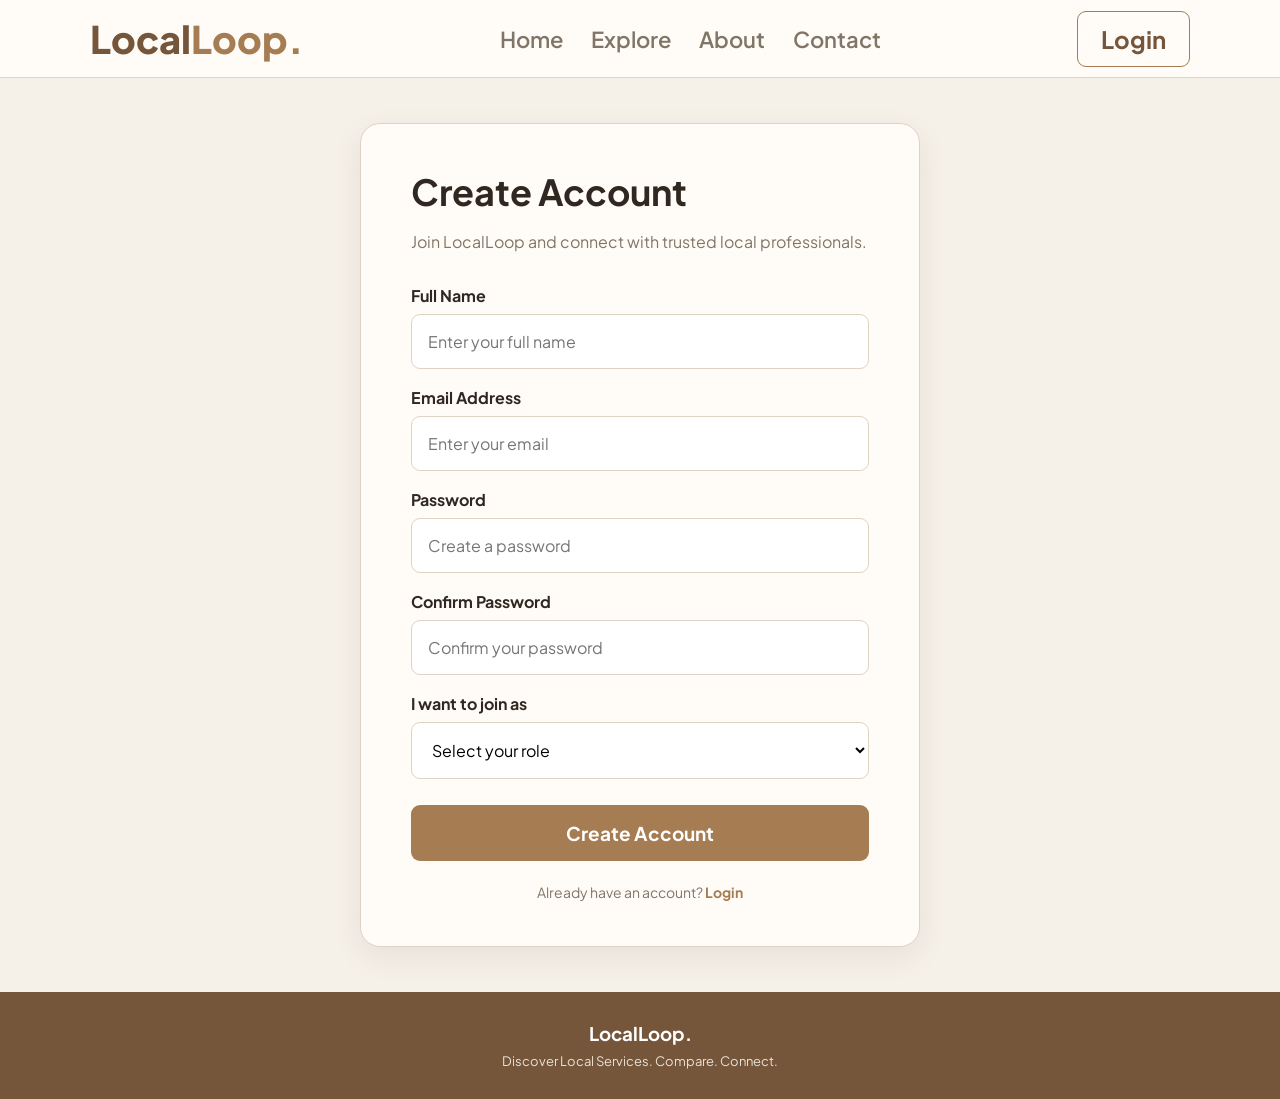
<file: frontend/pages/signup.html>
<!DOCTYPE html>
<html lang="en">
<head>
    <meta charset="UTF-8">
    <meta name="viewport" content="width=device-width, initial-scale=1.0">
    <title>Sign Up | LocalLoop</title>
    <link rel="stylesheet" href="pages.css">
</head>
<body>

<header class="navbar">
    <a href="../index.html" class="logo">Local<span>Loop.</span></a>

    <nav class="nav-links">
        <a href="../index.html">Home</a>
        <a href="explore.html">Explore</a>
        <a href="about.html">About</a>
        <a href="contact.html">Contact</a>
    </nav>

    <a href="login.html" class="btn btn-outline">Login</a>
</header>

<main class="container">

    <section class="form-card">
        <h1>Create Account</h1>
        <p>Join LocalLoop and connect with trusted local professionals.</p>

        <form id="signupForm">

            <div class="form-group">
                <label for="name">Full Name</label>
                <input type="text" id="name" placeholder="Enter your full name" required>
            </div>

            <div class="form-group">
                <label for="email">Email Address</label>
                <input type="email" id="email" placeholder="Enter your email" required>
            </div>

            <div class="form-group">
                <label for="password">Password</label>
                <input type="password" id="password" placeholder="Create a password" minlength="6" required>
            </div>

            <div class="form-group">
                <label for="confirmPassword">Confirm Password</label>
                <input type="password" id="confirmPassword" placeholder="Confirm your password" required>
            </div>

            <div class="form-group">
                <label for="role">I want to join as</label>
                <select id="role" required>
                    <option value="">Select your role</option>
                    <option value="customer">Customer</option>
                    <option value="provider">Service Provider</option>
                </select>
            </div>

            <button type="submit" class="btn">Create Account</button>

        </form>

        <div class="form-bottom">
            Already have an account?
            <a href="login.html">Login</a>
        </div>
    </section>

</main>

<footer>
    <h3>LocalLoop.</h3>
    <p>Discover Local Services. Compare. Connect.</p>
</footer>
<script>
const API_URL = "http://localhost:5000/api";

document.getElementById("signupForm").addEventListener("submit", async function(event) {

    event.preventDefault();

    // Get form values
    const name = document.getElementById("name").value.trim();
    const email = document.getElementById("email").value.trim();
    const password = document.getElementById("password").value;
    const confirmPassword = document.getElementById("confirmPassword").value;
    const role = document.getElementById("role").value;

    // Check password matching
    if (password !== confirmPassword) {
        alert("Passwords do not match!");
        return;
    }

    // Connect to backend
    try {

        const response = await fetch(`${API_URL}/auth/register`, {
            method: "POST",

            headers: {
                "Content-Type": "application/json"
            },

            body: JSON.stringify({
                name: name,
                email: email,
                password: password,
                role: role
            })
        });

        const data = await response.json();

        if (!response.ok) {
            alert(data.message || "Registration failed!");
            return;
        }

        alert("Account created successfully! Please login.");

        window.location.href = "login.html";

    } catch (error) {

        console.error("Signup error:", error);

        alert("Unable to connect to server. Please try again.");

    }

});
</script>

</body>
</html>
</file>
<file: frontend/pages/about.css>
/* ==============================
   GLOBAL STYLES
================================ */

* {
    margin: 0;
    padding: 0;
    box-sizing: border-box;
}

html {
    scroll-behavior: smooth;
}

body {
    font-family: 'Plus Jakarta Sans', sans-serif;
    background: #F5F0E8;
    color: #302820;
    overflow-x: hidden;
}

a {
    text-decoration: none;
    color: inherit;
}

:root {
    --bg: #F5F0E8;
    --cream: #EAE1D5;
    --card: #FFFCF7;
    --brown: #A67C52;
    --dark-brown: #75563B;
    --text: #302820;
    --muted: #817568;
    --border: #DED3C4;
}


/* ==============================
   NAVBAR
================================ */

.navbar {
    width: 100%;
    min-height: 85px;
    padding: 0 7%;
    display: flex;
    align-items: center;
    justify-content: space-between;
    background: #FFFCF7;
    border-bottom: 1px solid var(--border);
    position: sticky;
    top: 0;
    z-index: 100;
}

.logo {
    font-size: 28px;
    font-weight: 800;
    letter-spacing: -1.5px;
}

.logo span {
    color: var(--brown);
}

.nav-links {
    display: flex;
    align-items: center;
    gap: 34px;
}

.nav-links a {
    font-size: 14px;
    font-weight: 600;
    color: var(--muted);
    transition: 0.3s;
}

.nav-links a:hover,
.nav-links a.active {
    color: var(--dark-brown);
}

.nav-buttons {
    display: flex;
    align-items: center;
    gap: 20px;
}

.login-btn {
    font-size: 14px;
    font-weight: 700;
}

.signup-btn {
    background: var(--dark-brown);
    color: white;
    padding: 13px 21px;
    border-radius: 30px;
    font-size: 13px;
    font-weight: 700;
    transition: 0.3s;
}

.signup-btn:hover {
    background: var(--brown);
    transform: translateY(-2px);
}


/* ==============================
   COMMON SECTION STYLES
================================ */

.eyebrow {
    display: inline-block;
    color: var(--brown);
    font-size: 12px;
    font-weight: 800;
    letter-spacing: 2px;
    margin-bottom: 20px;
}

.section-heading h2 {
    font-size: 38px;
    line-height: 1.3;
    letter-spacing: -1.5px;
}

.section-heading h2 span {
    color: var(--brown);
}

.center-heading {
    text-align: center;
}

.center-heading > p {
    color: var(--muted);
    font-size: 15px;
    line-height: 1.8;
    max-width: 600px;
    margin: 15px auto 0;
}


/* ==============================
   HERO SECTION
================================ */

.hero {
    min-height: 570px;
    padding: 100px 10%;
    display: flex;
    align-items: center;
    justify-content: space-between;
    gap: 60px;
}

.hero-content {
    max-width: 570px;
}

.hero-content h1 {
    font-size: 57px;
    line-height: 1.15;
    letter-spacing: -3px;
    margin-bottom: 25px;
}

.hero-content h1 span {
    color: var(--brown);
}

.hero-content p {
    color: var(--muted);
    font-size: 16px;
    line-height: 1.9;
    max-width: 510px;
    margin-bottom: 32px;
}

.primary-btn {
    display: inline-block;
    background: var(--dark-brown);
    color: white;
    padding: 16px 27px;
    border-radius: 30px;
    font-size: 14px;
    font-weight: 700;
    transition: 0.3s;
}

.primary-btn:hover {
    background: var(--brown);
    transform: translateY(-3px);
}


/* Hero Visual */

.hero-visual {
    width: 440px;
    height: 350px;
    position: relative;
    display: flex;
    align-items: center;
    justify-content: center;
}

.main-visual {
    width: 340px;
    height: 280px;
    background: var(--cream);
    border: 1px solid var(--border);
    border-radius: 35px;
    display: flex;
    flex-direction: column;
    align-items: center;
    justify-content: center;
    box-shadow: 0 20px 50px rgba(117, 86, 59, 0.08);
}

.visual-icon {
    font-size: 65px;
    margin-bottom: 20px;
}

.main-visual h3 {
    font-size: 22px;
    line-height: 1.5;
}

.main-visual p {
    color: var(--muted);
    font-size: 13px;
    margin-top: 12px;
}

.floating-card {
    position: absolute;
    background: var(--card);
    padding: 16px 19px;
    border: 1px solid var(--border);
    border-radius: 15px;
    box-shadow: 0 10px 30px rgba(48, 40, 32, 0.08);
    font-size: 12px;
    font-weight: 700;
}

.floating-card span {
    margin-right: 8px;
    color: var(--brown);
    font-size: 17px;
}

.floating-one {
    top: 15px;
    right: -20px;
}

.floating-two {
    bottom: 15px;
    left: -20px;
}


/* ==============================
   INTRODUCTION
================================ */

.intro-section {
    background: var(--card);
    padding: 100px 12%;
    display: grid;
    grid-template-columns: 1fr 1fr;
    align-items: center;
    gap: 90px;
}

.intro-content p {
    color: var(--muted);
    font-size: 15px;
    line-height: 2;
    margin-bottom: 18px;
}

.intro-content p:last-child {
    margin-bottom: 0;
}


/* ==============================
   FEATURES
================================ */

.features-section {
    padding: 100px 10%;
}

.features-grid {
    display: grid;
    grid-template-columns: repeat(3, 1fr);
    gap: 25px;
    margin-top: 55px;
}

.feature-card {
    background: var(--card);
    border: 1px solid var(--border);
    border-radius: 22px;
    padding: 35px 30px;
    transition: 0.3s;
}

.feature-card:hover {
    transform: translateY(-8px);
    box-shadow: 0 15px 35px rgba(117, 86, 59, 0.09);
}

.feature-icon {
    width: 60px;
    height: 60px;
    background: var(--cream);
    border-radius: 17px;
    display: flex;
    align-items: center;
    justify-content: center;
    font-size: 28px;
    margin-bottom: 25px;
}

.feature-card h3 {
    font-size: 20px;
    margin-bottom: 15px;
}

.feature-card p {
    font-size: 14px;
    color: var(--muted);
    line-height: 1.9;
}


/* ==============================
   HOW IT WORKS
================================ */

.how-section {
    background: var(--cream);
    padding: 100px 10%;
}

.steps-grid {
    display: grid;
    grid-template-columns: repeat(3, 1fr);
    gap: 25px;
    margin-top: 55px;
}

.step-card {
    position: relative;
    background: var(--card);
    padding: 35px;
    border-radius: 22px;
    border: 1px solid var(--border);
}

.step-number {
    position: absolute;
    top: 25px;
    right: 28px;
    font-size: 30px;
    font-weight: 800;
    color: #E6D9C8;
}

.step-icon {
    font-size: 35px;
    margin-bottom: 25px;
}

.step-card h3 {
    font-size: 21px;
    margin-bottom: 13px;
}

.step-card p {
    color: var(--muted);
    font-size: 14px;
    line-height: 1.9;
}


/* ==============================
   MISSION AND VISION
================================ */

.mission-section {
    padding: 100px 10%;
    display: grid;
    grid-template-columns: 1fr 1fr;
    gap: 25px;
}

.mission-card,
.vision-card {
    padding: 45px;
    border-radius: 25px;
    border: 1px solid var(--border);
}

.mission-card {
    background: var(--card);
}

.vision-card {
    background: var(--cream);
}

.mission-icon {
    font-size: 40px;
    margin-bottom: 25px;
}

.mission-card .eyebrow,
.vision-card .eyebrow {
    margin-bottom: 15px;
}

.mission-card h2,
.vision-card h2 {
    font-size: 27px;
    line-height: 1.4;
    margin-bottom: 20px;
}

.mission-card p,
.vision-card p {
    color: var(--muted);
    font-size: 14px;
    line-height: 2;
}


/* ==============================
   FINAL CTA
================================ */

.cta-section {
    background: var(--dark-brown);
    color: white;
    text-align: center;
    padding: 90px 20px;
}

.cta-section .eyebrow {
    color: #E5C7A5;
}

.cta-section h2 {
    font-size: 42px;
    line-height: 1.4;
    letter-spacing: -1px;
    margin-bottom: 18px;
}

.cta-section h2 span {
    color: #E5C7A5;
}

.cta-section p {
    color: #E7DDD2;
    font-size: 15px;
    margin-bottom: 30px;
}

.cta-btn {
    display: inline-block;
    background: var(--card);
    color: var(--dark-brown);
    padding: 16px 28px;
    border-radius: 30px;
    font-size: 14px;
    font-weight: 800;
    transition: 0.3s;
}

.cta-btn:hover {
    background: var(--cream);
    transform: translateY(-3px);
}


/* ==============================
   FOOTER
================================ */

.footer {
    background: #FFFCF7;
    padding: 45px 10% 25px;
}

.footer-top {
    display: flex;
    justify-content: space-between;
    align-items: center;
    padding-bottom: 35px;
    border-bottom: 1px solid var(--border);
}

.footer-brand p {
    color: var(--muted);
    font-size: 13px;
    margin-top: 12px;
}

.footer-links {
    display: flex;
    gap: 30px;
}

.footer-links a {
    color: var(--muted);
    font-size: 13px;
    font-weight: 600;
    transition: 0.3s;
}

.footer-links a:hover {
    color: var(--dark-brown);
}

.footer-bottom {
    display: flex;
    justify-content: space-between;
    padding-top: 25px;
    color: var(--muted);
    font-size: 12px;
}


/* ==============================
   RESPONSIVE DESIGN
================================ */

@media (max-width: 1000px) {

    .navbar {
        padding: 0 4%;
    }

    .nav-links {
        gap: 17px;
    }

    .hero {
        padding: 80px 6%;
    }

    .hero-content h1 {
        font-size: 46px;
    }

    .intro-section {
        padding: 80px 7%;
        gap: 40px;
    }

    .features-section,
    .how-section,
    .mission-section {
        padding: 80px 6%;
    }

}


@media (max-width: 750px) {

    .navbar {
        padding: 20px 5%;
        flex-wrap: wrap;
        gap: 20px;
    }

    .nav-links {
        order: 3;
        width: 100%;
        justify-content: center;
        flex-wrap: wrap;
    }

    .nav-buttons {
        gap: 12px;
    }

    .hero {
        flex-direction: column;
        text-align: center;
        padding: 70px 7%;
    }

    .hero-content h1 {
        font-size: 42px;
    }

    .hero-visual {
        width: 100%;
        max-width: 440px;
    }

    .intro-section {
        grid-template-columns: 1fr;
        gap: 30px;
    }

    .section-heading h2 {
        font-size: 31px;
    }

    .features-grid,
    .steps-grid {
        grid-template-columns: 1fr;
    }

    .mission-section {
        grid-template-columns: 1fr;
    }

    .footer-top {
        flex-direction: column;
        align-items: flex-start;
        gap: 30px;
    }

    .footer-links {
        flex-wrap: wrap;
        gap: 20px;
    }

    .footer-bottom {
        flex-direction: column;
        gap: 12px;
    }

}


@media (max-width: 420px) {

    .hero-content h1 {
        font-size: 35px;
    }

    .hero-visual {
        transform: scale(0.85);
        margin: -20px 0;
    }

    .cta-section h2 {
        font-size: 32px;
    }

    .mission-card,
    .vision-card {
        padding: 30px;
    }

}
/* =================================
   READABILITY UPGRADE
================================= */

/* General text */
body {
    font-size: 16px;
}

/* Navbar */
.logo {
    font-size: 30px;
}

.nav-links a,
.login-btn {
    font-size: 16px;
}

.signup-btn {
    font-size: 15px;
    padding: 15px 23px;
}

/* Hero section */
.eyebrow {
    font-size: 14px;
    letter-spacing: 2px;
}

.hero-content h1 {
    font-size: 64px;
    line-height: 1.18;
}

.hero-content p {
    font-size: 19px;
    line-height: 1.9;
    max-width: 570px;
}

.primary-btn {
    font-size: 16px;
    padding: 17px 30px;
}

/* Hero illustration */
.main-visual h3 {
    font-size: 24px;
}

.main-visual p {
    font-size: 15px;
}

.floating-card {
    font-size: 14px;
    padding: 18px 21px;
}

/* Section headings */
.section-heading h2 {
    font-size: 44px;
    line-height: 1.35;
}

.center-heading > p {
    font-size: 17px;
    line-height: 1.9;
}

/* Introduction */
.intro-content p {
    font-size: 18px;
    line-height: 2;
    margin-bottom: 22px;
}

/* Feature cards */
.feature-card {
    padding: 40px 32px;
}

.feature-icon {
    width: 68px;
    height: 68px;
    font-size: 32px;
}

.feature-card h3 {
    font-size: 23px;
    margin-bottom: 18px;
}

.feature-card p {
    font-size: 16px;
    line-height: 1.9;
}

/* How it works */
.step-number {
    font-size: 34px;
}

.step-icon {
    font-size: 40px;
}

.step-card h3 {
    font-size: 24px;
}

.step-card p {
    font-size: 16px;
    line-height: 1.9;
}

/* Mission and vision */
.mission-card,
.vision-card {
    padding: 50px;
}

.mission-icon {
    font-size: 45px;
}

.mission-card h2,
.vision-card h2 {
    font-size: 32px;
    line-height: 1.45;
}

.mission-card p,
.vision-card p {
    font-size: 17px;
    line-height: 1.9;
}

/* Final CTA */
.cta-section .eyebrow {
    font-size: 14px;
}

.cta-section h2 {
    font-size: 48px;
}

.cta-section p {
    font-size: 17px;
    line-height: 1.8;
}

.cta-btn {
    font-size: 16px;
    padding: 18px 32px;
}

/* Footer */
.footer-brand p {
    font-size: 15px;
}

.footer-links a {
    font-size: 15px;
}

.footer-bottom {
    font-size: 14px;
}

/* Responsive adjustments */
@media (max-width: 750px) {

    .hero-content h1 {
        font-size: 46px;
    }

    .hero-content p {
        font-size: 17px;
    }

    .section-heading h2 {
        font-size: 34px;
    }

    .intro-content p {
        font-size: 25px;
    }

    .mission-card h2,
    .vision-card h2 {
        font-size: 27px;
    }

    .cta-section h2 {
        font-size: 35px;
    }

}

@media (max-width: 420px) {

    .hero-content h1 {
        font-size: 38px;
    }

    .section-heading h2 {
        font-size: 30px;
    }

}
/* SMALL TEXT SIZE AND COLOUR UPDATE */

.hero-content p,
.main-visual p,
.intro-content p,
.center-heading > p,
.feature-card p,
.step-card p,
.mission-card p,
.vision-card p,
.cta-section p,
.footer-brand p {
    font-size: 25px;
    color: #75563B;
    line-height: 1.7;
}

/* Keep footer readable */
.footer-links a,
.footer-bottom {
    color: #75563B;
}
</file>
<file: frontend/pages/contact.css>
/* ==============================
   GLOBAL STYLES
============================== */

* {
    margin: 0;
    padding: 0;
    box-sizing: border-box;
}

html {
    scroll-behavior: smooth;
}

body {
    font-family: 'Plus Jakarta Sans', sans-serif;
    background: #F5F0E8;
    color: #302820;
    overflow-x: hidden;
}

a {
    text-decoration: none;
    color: inherit;
}

:root {
    --bg: #F5F0E8;
    --cream: #EAE1D5;
    --card: #FFFCF7;
    --brown: #A67C52;
    --dark-brown: #75563B;
    --text: #302820;
    --muted: #817568;
    --border: #DED3C4;
}


/* ==============================
   NAVBAR
============================== */

.navbar {
    height: 90px;
    padding: 0 8%;
    display: flex;
    justify-content: space-between;
    align-items: center;
    background: #FFFCF7;
    border-bottom: 1px solid var(--border);
}

.logo {
    font-size: 28px;
    font-weight: 800;
    color: var(--text);
}

.logo span {
    color: var(--brown);
}

.nav-links {
    display: flex;
    gap: 30px;
}

.nav-links a {
    font-size: 14px;
    font-weight: 600;
    color: var(--muted);
    transition: 0.3s;
}

.nav-links a:hover,
.nav-links a.active {
    color: var(--brown);
}

.nav-buttons {
    display: flex;
    align-items: center;
    gap: 18px;
    font-size: 14px;
    font-weight: 700;
}

.login-btn {
    color: var(--dark-brown);
}

.signup-btn {
    background: var(--dark-brown);
    color: white;
    padding: 13px 20px;
    border-radius: 8px;
    transition: 0.3s;
}

.signup-btn:hover {
    background: var(--brown);
    transform: translateY(-2px);
}


/* ==============================
   HERO
============================== */

.hero {
    min-height: 420px;
    background: var(--cream);
    padding: 90px 10%;
    display: flex;
    justify-content: space-between;
    align-items: center;
    position: relative;
    overflow: hidden;
}

.hero-content {
    max-width: 750px;
    position: relative;
    z-index: 2;
}

.eyebrow {
    color: var(--brown);
    font-size: 13px;
    font-weight: 800;
    letter-spacing: 2px;
}

.hero h1 {
    font-size: clamp(42px, 5vw, 65px);
    line-height: 1.2;
    margin: 22px 0;
    font-weight: 800;
}

.hero h1 span,
.section-heading h2 span,
.cta-content h2 span {
    color: var(--brown);
}

.hero-content p {
    max-width: 680px;
    font-size: 25px;
    line-height: 1.7;
    color: var(--dark-brown);
}

.hero-decoration {
    width: 300px;
    height: 250px;
    position: relative;
    display: flex;
    justify-content: center;
    align-items: center;
}

.circle {
    position: absolute;
    border-radius: 50%;
    border: 2px solid rgba(166, 124, 82, 0.3);
}

.circle-one {
    width: 250px;
    height: 250px;
}

.circle-two {
    width: 190px;
    height: 190px;
}

.circle-three {
    width: 125px;
    height: 125px;
    background: rgba(166, 124, 82, 0.12);
}

.hero-symbol {
    font-size: 75px;
    color: var(--brown);
    z-index: 1;
}


/* ==============================
   SECTION HEADINGS
============================== */

.section-heading {
    text-align: center;
    max-width: 850px;
    margin: 0 auto 65px;
}

.section-heading h2 {
    font-size: 42px;
    margin: 18px 0;
    font-weight: 800;
}

.section-heading > p {
    font-size: 25px;
    line-height: 1.7;
    color: var(--dark-brown);
}


/* ==============================
   CONTACT SECTION
============================== */

.contact-section {
    padding: 100px 9%;
}

.contact-layout {
    display: grid;
    grid-template-columns: 0.85fr 1.15fr;
    gap: 50px;
    align-items: start;
}


/* LEFT SIDE */

.contact-info {
    display: flex;
    flex-direction: column;
    gap: 22px;
}

.info-card {
    display: flex;
    gap: 22px;
    padding: 28px;
    background: var(--card);
    border: 1px solid var(--border);
    border-radius: 16px;
    transition: 0.3s;
}

.info-card:hover {
    transform: translateY(-5px);
    box-shadow: 0 12px 30px rgba(117, 86, 59, 0.08);
}

.info-icon {
    min-width: 55px;
    height: 55px;
    display: flex;
    justify-content: center;
    align-items: center;
    background: var(--cream);
    border-radius: 12px;
    font-size: 25px;
}

.info-card h3 {
    font-size: 20px;
    margin-bottom: 10px;
}

.info-card p,
.info-card span,
.info-card a {
    display: block;
    font-size: 16px;
    line-height: 1.7;
    color: var(--dark-brown);
}

.info-card a {
    font-weight: 700;
    margin-top: 8px;
}

.info-card a:hover {
    color: var(--brown);
}


/* HELP BOX */

.help-box {
    background: var(--dark-brown);
    color: white;
    padding: 35px;
    border-radius: 16px;
}

.help-box h3 {
    font-size: 24px;
    margin-bottom: 15px;
}

.help-box p {
    font-size: 17px;
    line-height: 1.7;
    color: #F1E6D9;
    margin-bottom: 22px;
}

.help-box a {
    display: inline-block;
    font-weight: 700;
    border-bottom: 1px solid white;
    padding-bottom: 5px;
}


/* ==============================
   CONTACT FORM
============================== */

.contact-form-container {
    background: var(--card);
    padding: 45px;
    border: 1px solid var(--border);
    border-radius: 18px;
    box-shadow: 0 15px 40px rgba(117, 86, 59, 0.05);
}

.form-heading {
    margin-bottom: 35px;
}

.form-heading h2 {
    font-size: 35px;
    margin: 15px 0;
}

.form-heading p {
    font-size: 17px;
    color: var(--dark-brown);
    line-height: 1.7;
}

.form-row {
    display: grid;
    grid-template-columns: 1fr 1fr;
    gap: 20px;
}

.form-group {
    display: flex;
    flex-direction: column;
    margin-bottom: 25px;
}

.form-group label {
    font-size: 15px;
    font-weight: 700;
    margin-bottom: 10px;
}

.form-group input,
.form-group textarea {
    width: 100%;
    padding: 16px;
    border: 1px solid var(--border);
    border-radius: 9px;
    outline: none;
    background: #FFFEFC;
    color: var(--text);
    font-family: inherit;
    font-size: 15px;
    transition: 0.3s;
}

.form-group input:focus,
.form-group textarea:focus {
    border-color: var(--brown);
    box-shadow: 0 0 0 3px rgba(166, 124, 82, 0.1);
}

.form-group textarea {
    resize: vertical;
}

.submit-btn {
    width: 100%;
    border: none;
    background: var(--dark-brown);
    color: white;
    padding: 17px;
    border-radius: 9px;
    font-family: inherit;
    font-size: 16px;
    font-weight: 700;
    cursor: pointer;
    transition: 0.3s;
}

.submit-btn span {
    margin-left: 8px;
}

.submit-btn:hover {
    background: var(--brown);
    transform: translateY(-3px);
}

.form-note {
    text-align: center;
    font-size: 13px;
    color: var(--muted);
    margin-top: 18px;
}


/* ==============================
   FAQ SECTION
============================== */

.faq-section {
    padding: 100px 12%;
    background: var(--cream);
}

.faq-container {
    max-width: 900px;
    margin: auto;
}

.faq-item {
    background: var(--card);
    border: 1px solid var(--border);
    border-radius: 12px;
    padding: 25px 30px;
    margin-bottom: 18px;
    transition: 0.3s;
}

.faq-item:hover {
    border-color: var(--brown);
}

.faq-item summary {
    cursor: pointer;
    list-style: none;
    font-size: 19px;
    font-weight: 700;
    position: relative;
    padding-right: 30px;
}

.faq-item summary::-webkit-details-marker {
    display: none;
}

.faq-item summary::after {
    content: "+";
    position: absolute;
    right: 0;
    font-size: 25px;
    color: var(--brown);
    top: -5px;
}

.faq-item[open] summary::after {
    content: "−";
}

.faq-item p {
    font-size: 17px;
    line-height: 1.8;
    color: var(--dark-brown);
    margin-top: 18px;
}


/* ==============================
   CTA SECTION
============================== */

.cta-section {
    padding: 100px 10%;
    text-align: center;
    background: var(--card);
}

.cta-content h2 {
    font-size: 45px;
    margin: 20px 0;
}

.cta-content p {
    max-width: 700px;
    margin: 0 auto 30px;
    font-size: 20px;
    line-height: 1.8;
    color: var(--dark-brown);
}

.cta-btn {
    display: inline-block;
    background: var(--dark-brown);
    color: white;
    padding: 16px 30px;
    border-radius: 9px;
    font-weight: 700;
    transition: 0.3s;
}

.cta-btn:hover {
    background: var(--brown);
    transform: translateY(-3px);
}


/* ==============================
   FOOTER
============================== */

.footer {
    background: #302820;
    color: #FFFCF7;
    padding: 70px 9% 25px;
}

.footer-main {
    display: grid;
    grid-template-columns: 2fr 1fr 1fr 1fr;
    gap: 50px;
    padding-bottom: 55px;
}

.footer .logo {
    color: white;
}

.footer-brand p {
    font-size: 17px;
    line-height: 1.8;
    color: #D8C7B4;
    max-width: 350px;
    margin-top: 20px;
}

.footer-links {
    display: flex;
    flex-direction: column;
    gap: 17px;
}

.footer-links h3 {
    font-size: 17px;
    margin-bottom: 8px;
}

.footer-links a,
.footer-links span {
    font-size: 14px;
    color: #D8C7B4;
    transition: 0.3s;
}

.footer-links a:hover {
    color: white;
}

.footer-bottom {
    border-top: 1px solid rgba(255, 255, 255, 0.2);
    padding-top: 25px;
    display: flex;
    justify-content: space-between;
    font-size: 13px;
    color: #D8C7B4;
}


/* ==============================
   RESPONSIVE DESIGN
============================== */

@media (max-width: 1000px) {

    .navbar {
        padding: 20px 5%;
        height: auto;
        flex-wrap: wrap;
        gap: 20px;
    }

    .contact-layout {
        grid-template-columns: 1fr;
    }

    .footer-main {
        grid-template-columns: 1fr 1fr;
    }

    .hero-decoration {
        display: none;
    }

}

@media (max-width: 650px) {

    .nav-links {
        flex-wrap: wrap;
        gap: 15px;
    }

    .hero {
        padding: 70px 7%;
    }

    .hero-content p,
    .section-heading > p {
        font-size: 18px;
    }

    .section-heading h2 {
        font-size: 32px;
    }

    .contact-section,
    .faq-section {
        padding: 65px 6%;
    }

    .contact-form-container {
        padding: 25px;
    }

    .form-row {
        grid-template-columns: 1fr;
        gap: 0;
    }

    .footer-main {
        grid-template-columns: 1fr;
    }

    .footer-bottom {
        flex-direction: column;
        gap: 12px;
    }

    .cta-content h2 {
        font-size: 32px;
    }

}
</file>
<file: frontend/pages/customer-dashboard.css>
* {
    margin: 0;
    padding: 0;
    box-sizing: border-box;
}

:root {
    --bg: #F5F0E8;
    --cream: #EAE1D5;
    --card: #FFFCF7;
    --brown: #A67C52;
    --dark-brown: #75563B;
    --text: #302820;
    --muted: #817568;
    --border: #DED3C4;
}

body {
    font-family: 'Plus Jakarta Sans', sans-serif;
    background: var(--bg);
    color: var(--text);
}

a {
    text-decoration: none;
    color: inherit;
}

button {
    font-family: inherit;
    cursor: pointer;
}

.dashboard-layout {
    display: flex;
    min-height: 100vh;
}

/* SIDEBAR */

.sidebar {
    width: 255px;
    min-height: 100vh;
    background: var(--card);
    border-right: 1px solid var(--border);
    padding: 35px 23px;
    display: flex;
    flex-direction: column;
    position: fixed;
    left: 0;
    top: 0;
    bottom: 0;
}

.logo {
    font-size: 30px;
    font-weight: 800;
    letter-spacing: -1.5px;
    margin-bottom: 60px;
}

.logo span {
    color: var(--brown);
}

.sidebar-label {
    font-size: 13px;
    font-weight: 800;
    letter-spacing: 2px;
    color: var(--muted);
    margin-bottom: 20px;
}

.sidebar-nav {
    display: flex;
    flex-direction: column;
    gap: 10px;
}

.nav-item {
    display: flex;
    align-items: center;
    gap: 14px;
    padding: 16px;
    border-radius: 12px;
    font-size: 16px;
    font-weight: 600;
    color: var(--muted);
    transition: 0.3s;
}

.nav-item span {
    font-size: 22px;
}

.nav-item:hover,
.nav-item.active {
    background: var(--cream);
    color: var(--dark-brown);
}

.sidebar-bottom {
    margin-top: auto;
}

.help-card {
    background: var(--cream);
    padding: 20px;
    border-radius: 15px;
    margin-bottom: 25px;
}

.help-icon {
    font-size: 27px;
    color: var(--brown);
    margin-bottom: 10px;
}

.help-card h3 {
    font-size: 17px;
    margin-bottom: 8px;
}

.help-card p {
    font-size: 14px;
    color: var(--muted);
    line-height: 1.7;
    margin-bottom: 13px;
}

.help-card a {
    font-size: 14px;
    font-weight: 800;
    color: var(--dark-brown);
}

.logout {
    border-top: 1px solid var(--border);
    border-radius: 0;
    padding-top: 20px;
}

/* MAIN CONTENT */

.main-content {
    margin-left: 255px;
    width: calc(100% - 255px);
    padding: 43px 55px;
    max-width: 1600px;
}

.topbar {
    display: flex;
    justify-content: space-between;
    align-items: center;
    margin-bottom: 38px;
}

.breadcrumb {
    color: var(--muted);
    font-size: 14px;
    margin-bottom: 13px;
}

.topbar h1 {
    font-size: 34px;
    font-weight: 800;
    letter-spacing: -1px;
}

.topbar h1 span {
    color: var(--brown);
}

.topbar-subtitle {
    color: var(--muted);
    font-size: 16px;
    margin-top: 10px;
}

.topbar-right {
    display: flex;
    align-items: center;
    gap: 17px;
}

.demo-badge {
    background: #F0E2CB;
    color: #8A653D;
    font-size: 12px;
    font-weight: 800;
    letter-spacing: 1px;
    padding: 10px 15px;
    border-radius: 20px;
}

.profile-avatar {
    width: 46px;
    height: 46px;
    border-radius: 50%;
    background: var(--dark-brown);
    color: white;
    display: grid;
    place-items: center;
    font-size: 20px;
    font-weight: 800;
}

/* STATISTICS */

.stats-grid {
    display: grid;
    grid-template-columns: repeat(4, 1fr);
    gap: 18px;
    margin-bottom: 28px;
}

.stat-card {
    background: var(--card);
    border: 1px solid var(--border);
    border-radius: 17px;
    padding: 24px;
    transition: 0.3s;
}

.stat-card:hover {
    transform: translateY(-4px);
    box-shadow: 0 12px 30px rgba(91, 65, 40, 0.07);
}

.stat-top {
    display: flex;
    justify-content: space-between;
    align-items: center;
    color: var(--muted);
    font-size: 15px;
    font-weight: 700;
    gap: 8px;
}

.stat-icon {
    width: 38px;
    height: 38px;
    border-radius: 10px;
    display: grid;
    place-items: center;
    background: #EFE5D8;
    color: var(--dark-brown);
    font-size: 19px;
}

.stat-icon.orange {
    background: #F8EBD8;
    color: #B67A32;
}

.stat-icon.green {
    background: #E5EEDF;
    color: #63864F;
}

.stat-icon.purple {
    background: #EEE6F2;
    color: #85669A;
}

.stat-card h2 {
    font-size: 36px;
    margin-top: 19px;
    margin-bottom: 7px;
}

.stat-card > p {
    font-size: 14px;
    color: var(--muted);
}

/* QUICK ACTION */

.quick-action {
    background: var(--dark-brown);
    color: white;
    border-radius: 19px;
    padding: 32px 36px;
    display: flex;
    justify-content: space-between;
    align-items: center;
    margin-bottom: 45px;
    overflow: hidden;
}

.eyebrow {
    font-size: 12px;
    font-weight: 800;
    letter-spacing: 2px;
    color: var(--brown);
    margin-bottom: 12px;
}

.quick-action .eyebrow {
    color: #D8BE9E;
}

.quick-action h2 {
    font-size: 27px;
    margin-bottom: 10px;
}

.quick-action p:not(.eyebrow) {
    color: #E2D5C5;
    font-size: 15px;
    margin-bottom: 21px;
    line-height: 1.6;
}

.primary-btn {
    display: inline-block;
    border: none;
    border-radius: 9px;
    background: #F5EDE2;
    color: var(--dark-brown);
    padding: 14px 21px;
    font-size: 15px;
    font-weight: 800;
    transition: 0.3s;
}

.primary-btn:hover {
    background: white;
    transform: translateY(-2px);
}

.quick-decoration {
    font-size: 125px;
    color: rgba(255,255,255,0.12);
    margin-right: 50px;
}

/* BOOKINGS */

.bookings-section {
    margin-bottom: 48px;
}

.section-heading {
    display: flex;
    justify-content: space-between;
    align-items: center;
    margin-bottom: 25px;
}

.section-heading h2,
.profile-section h2 {
    font-size: 29px;
    letter-spacing: -0.7px;
}

.section-subtitle {
    color: var(--muted);
    font-size: 15px;
    margin-top: 8px;
}

.booking-filters {
    display: flex;
    gap: 12px;
    margin-bottom: 22px;
    flex-wrap: wrap;
}

.filter-btn {
    border: 1px solid var(--border);
    background: var(--card);
    color: var(--muted);
    padding: 12px 19px;
    border-radius: 25px;
    font-size: 14px;
    font-weight: 700;
    transition: 0.3s;
}

.filter-btn:hover,
.filter-btn.active {
    background: var(--dark-brown);
    border-color: var(--dark-brown);
    color: white;
}

.booking-list {
    display: flex;
    flex-direction: column;
    gap: 17px;
}

.booking-card {
    display: flex;
    align-items: center;
    gap: 22px;
    background: var(--card);
    border: 1px solid var(--border);
    padding: 25px;
    border-radius: 17px;
    transition: 0.3s;
}

.booking-card:hover {
    border-color: #BCA184;
    transform: translateY(-3px);
    box-shadow: 0 8px 20px rgba(91, 65, 40, 0.06);
}

.booking-icon {
    min-width: 60px;
    height: 60px;
    border-radius: 15px;
    background: var(--cream);
    display: grid;
    place-items: center;
    font-size: 27px;
}

.booking-info {
    flex: 1;
    min-width: 0;
}

.booking-category {
    color: var(--brown);
    font-size: 12px;
    font-weight: 800;
    letter-spacing: 1.4px;
}

.booking-info h3 {
    font-size: 21px;
    margin: 8px 0;
    font-weight: 800;
    color: var(--text);
}

.booking-info > p {
    font-size: 15px;
    color: var(--muted);
    margin-bottom: 15px;
}

.booking-meta {
    display: flex;
    gap: 20px;
    flex-wrap: wrap;
}

.booking-meta span {
    font-size: 13px;
    color: var(--muted);
    font-weight: 500;
}

.booking-right {
    display: flex;
    flex-direction: column;
    align-items: flex-end;
    gap: 14px;
    min-width: 135px;
}

.status {
    padding: 9px 15px;
    border-radius: 20px;
    font-size: 13px;
    font-weight: 800;
}

.pending-status {
    background: #F8EBD8;
    color: #A87534;
}

.accepted-status {
    background: #E6EEDD;
    color: #63864F;
}

.completed-status {
    background: #EAE4EF;
    color: #80638F;
}

.cancel-btn,
.review-btn {
    border: none;
    background: transparent;
    font-size: 14px;
    font-weight: 800;
    color: #A15D4D;
}

.review-btn {
    color: var(--dark-brown);
}

.booking-note {
    font-size: 14px;
    color: #63864F;
    font-weight: 700;
}

.demo-note {
    color: var(--muted);
    font-size: 13px;
    margin-top: 18px;
}

/* PROFILE */

.profile-section {
    margin-bottom: 48px;
}

.profile-section > div:first-child {
    margin-bottom: 22px;
}

.profile-card {
    display: flex;
    align-items: center;
    gap: 20px;
    padding: 26px;
    background: var(--card);
    border: 1px solid var(--border);
    border-radius: 17px;
}

.profile-avatar.large {
    width: 62px;
    height: 62px;
    font-size: 25px;
}

.profile-details {
    flex: 1;
}

.profile-details h3 {
    font-size: 19px;
    margin-bottom: 7px;
}

.profile-details p {
    font-size: 15px;
    color: var(--muted);
    margin-bottom: 8px;
}

.profile-details span {
    font-size: 13px;
    color: var(--brown);
    font-weight: 700;
}

.edit-profile-btn {
    border: 1px solid var(--border);
    background: transparent;
    color: var(--dark-brown);
    padding: 12px 18px;
    border-radius: 9px;
    font-size: 14px;
    font-weight: 800;
    transition: 0.3s;
}

.edit-profile-btn:hover {
    background: var(--cream);
}

.dashboard-footer {
    border-top: 1px solid var(--border);
    padding-top: 24px;
    text-align: center;
    font-size: 14px;
    color: var(--muted);
}

.dashboard-footer span {
    color: var(--brown);
}

/* REVIEW MODAL */

.modal-overlay {
    position: fixed;
    inset: 0;
    background: rgba(35, 27, 20, 0.55);
    display: none;
    align-items: center;
    justify-content: center;
    z-index: 100;
    padding: 20px;
}

.modal-overlay.show {
    display: flex;
}

.review-modal {
    width: 100%;
    max-width: 450px;
    background: var(--card);
    padding: 38px;
    border-radius: 19px;
    position: relative;
}

.close-modal {
    position: absolute;
    right: 20px;
    top: 15px;
    background: none;
    border: none;
    font-size: 29px;
    color: var(--muted);
}

.review-modal h2 {
    font-size: 26px;
    margin-bottom: 9px;
}

.review-modal > p:not(.eyebrow) {
    font-size: 15px;
    color: var(--muted);
}

.stars {
    display: flex;
    gap: 9px;
    margin: 25px 0;
}

.stars button {
    border: none;
    background: none;
    color: #D8CDBD;
    font-size: 35px;
}

.stars button.selected {
    color: #D99C45;
}

.review-modal textarea {
    width: 100%;
    min-height: 120px;
    resize: vertical;
    padding: 15px;
    border: 1px solid var(--border);
    border-radius: 10px;
    background: white;
    font-family: inherit;
    font-size: 14px;
    outline: none;
    margin-bottom: 18px;
}

.review-modal textarea:focus {
    border-color: var(--brown);
}

.submit-review {
    background: var(--dark-brown);
    color: white;
    width: 100%;
}

/* RESPONSIVE */

@media (max-width: 1100px) {
    .main-content {
        padding: 35px 30px;
    }

    .stats-grid {
        grid-template-columns: repeat(2, 1fr);
    }

    .booking-card {
        flex-wrap: wrap;
    }

    .booking-right {
        margin-left: auto;
    }
}

@media (max-width: 750px) {
    .sidebar {
        width: 75px;
        padding: 25px 10px;
        align-items: center;
    }

    .logo {
        font-size: 17px;
        margin-bottom: 45px;
    }

    .sidebar-label,
    .nav-item:not(.active) {
        font-size: 0;
    }

    .sidebar-nav {
        width: 100%;
    }

    .nav-item {
        justify-content: center;
        padding: 13px 5px;
    }

    .nav-item span {
        font-size: 20px;
    }

    .help-card {
        display: none;
    }

    .logout {
        font-size: 0;
    }

    .main-content {
        margin-left: 75px;
        width: calc(100% - 75px);
        padding: 25px 18px;
    }

    .topbar {
        align-items: flex-start;
    }

    .topbar h1 {
        font-size: 25px;
    }

    .demo-badge {
        display: none;
    }

    .stats-grid {
        gap: 10px;
    }

    .stat-card {
        padding: 17px;
    }

    .stat-card h2 {
        font-size: 28px;
    }

    .quick-action {
        padding: 25px;
    }

    .quick-decoration {
        display: none;
    }

    .booking-card {
        align-items: flex-start;
        gap: 14px;
        padding: 19px;
    }

    .booking-info {
        min-width: 0;
    }

    .booking-info h3 {
        font-size: 19px;
    }

    .booking-info > p {
        font-size: 14px;
    }

    .booking-meta {
        gap: 10px;
    }

    .booking-meta span {
        font-size: 12px;
    }

    .booking-right {
        width: 100%;
        flex-direction: row;
        justify-content: space-between;
        align-items: center;
        margin-left: 0;
    }

    .profile-card {
        flex-wrap: wrap;
    }
}

@media (max-width: 420px) {
    .topbar h1 {
        font-size: 21px;
    }

    .topbar-subtitle {
        font-size: 13px;
    }

    .profile-avatar {
        width: 38px;
        height: 38px;
    }

    .stats-grid {
        grid-template-columns: 1fr 1fr;
    }

    .booking-info h3 {
        font-size: 17px;
    }

    .booking-meta span {
        font-size: 11px;
    }

    .profile-details h3 {
        font-size: 17px;
    }

    .profile-details p {
        font-size: 13px;
    }
}
</file>
<file: frontend/pages/explore.css>
@import url('https://fonts.googleapis.com/css2?family=Plus+Jakarta+Sans:wght@400;500;600;700;800&display=swap');

/* COLOURS */

:root {
    --bg: #F5F0E8;
    --cream: #EAE1D5;
    --card: #FFFCF7;
    --brown: #A67C52;
    --dark-brown: #75563B;
    --text: #302820;
    --muted: #817568;
    --border: #DED3C4;
}

/* GLOBAL */

* {
    margin: 0;
    padding: 0;
    box-sizing: border-box;
}

body {
    font-family: 'Plus Jakarta Sans', sans-serif;
    background: var(--bg);
    color: var(--text);
    min-height: 100vh;
}

a {
    text-decoration: none;
    color: inherit;
}

/* NAVBAR */

.navbar {
    min-height: 85px;
    padding: 0 7%;
    display: flex;
    justify-content: space-between;
    align-items: center;
    background: var(--card);
    border-bottom: 1px solid var(--border);
}

.logo {
    font-size: 36px;
    font-weight: 800;
    color: var(--dark-brown);
}

.logo span,
.footer-content h2 span {
    color: var(--brown);
}

.nav-links {
    display: flex;
    align-items: center;
    gap: 30px;
}

.nav-links a {
    font-size: 19px;
    font-weight: 600;
    color: var(--muted);
}

.nav-links a:hover,
.nav-links a.active {
    color: var(--brown);
}

.nav-btn {
    padding: 13px 24px;
    border-radius: 9px;
    background: var(--brown);
    color: white;
    font-size: 17px;
    font-weight: 700;
}

/* CONTAINER */

.container {
    width: 88%;
    max-width: 1320px;
    margin: auto;
}

/* HERO */

.explore-hero {
    padding: 75px 0 40px;
    text-align: center;
}

.eyebrow {
    color: var(--brown);
    font-size: 14px;
    font-weight: 800;
    letter-spacing: 2px;
}

.explore-hero h1 {
    margin: 18px 0;
    font-size: clamp(42px, 5vw, 62px);
    line-height: 1.2;
    font-weight: 800;
    letter-spacing: -2px;
}

.explore-hero h1 span {
    color: var(--brown);
}

.explore-hero p {
    color: var(--muted);
    font-size: 20px;
    line-height: 1.7;
}

/* SEARCH */

.search-section {
    margin: 15px 0 55px;
}

.search-box {
    display: flex;
    align-items: center;
    gap: 15px;
    padding: 12px 15px;
    background: var(--card);
    border: 1px solid var(--border);
    border-radius: 15px;
}

.search-icon {
    font-size: 35px;
    color: var(--brown);
}

.search-box input {
    flex: 1;
    min-width: 0;
    padding: 15px;
    border: none;
    outline: none;
    background: transparent;
    font-family: inherit;
    font-size: 19px;
}

.search-box input::placeholder {
    color: #A69A8C;
}

.search-btn {
    padding: 15px 28px;
    border: none;
    border-radius: 9px;
    background: var(--brown);
    color: white;
    font-family: inherit;
    font-size: 17px;
    font-weight: 700;
    cursor: pointer;
    transition: .25s;
}

.search-btn:hover {
    background: var(--dark-brown);
}

/* FILTERS */

.filter-options {
    display: flex;
    align-items: flex-end;
    gap: 25px;
    margin-top: 22px;
}

.filter-group {
    display: flex;
    flex-direction: column;
    gap: 9px;
    min-width: 220px;
}

.filter-group label {
    color: var(--muted);
    font-size: 13px;
    font-weight: 800;
    letter-spacing: 1.2px;
}

.filter-group select {
    padding: 13px 15px;
    border: 1px solid var(--border);
    border-radius: 9px;
    background: var(--card);
    color: var(--text);
    font-family: inherit;
    font-size: 16px;
    outline: none;
}

.clear-btn {
    padding: 13px 18px;
    border: 1px solid var(--brown);
    border-radius: 9px;
    background: transparent;
    color: var(--dark-brown);
    font-family: inherit;
    font-size: 15px;
    font-weight: 700;
    cursor: pointer;
}

.clear-btn:hover {
    background: var(--cream);
}

/* CATEGORY SECTION */

.category-section {
    margin-bottom: 60px;
}

.section-label {
    margin-bottom: 25px;
}

.section-label h2 {
    margin-top: 10px;
    font-size: 32px;
}

.category-list {
    display: flex;
    flex-wrap: wrap;
    gap: 13px;
}

.category-btn {
    padding: 14px 21px;
    border: 1px solid var(--border);
    border-radius: 35px;
    background: var(--card);
    color: var(--text);
    font-family: inherit;
    font-size: 16px;
    font-weight: 600;
    cursor: pointer;
    transition: .25s;
}

.category-btn:hover,
.category-btn.active {
    background: var(--brown);
    border-color: var(--brown);
    color: white;
}

/* LISTING HEADING */

.listing-section {
    padding-bottom: 65px;
}

.listing-heading {
    display: flex;
    justify-content: space-between;
    align-items: flex-end;
    margin-bottom: 28px;
}

.listing-heading h2 {
    margin-top: 9px;
    font-size: 36px;
    font-weight: 800;
}

#resultCount {
    color: var(--muted);
    font-size: 17px;
    font-weight: 600;
}

/* PROVIDER GRID */

.provider-grid {
    display: grid;
    grid-template-columns: repeat(3, minmax(0, 1fr));
    gap: 25px;
}

/* PROVIDER CARD */

.provider-card {
    min-width: 0;
    overflow: hidden;
    background: var(--card);
    border: 1px solid var(--border);
    border-radius: 17px;
    transition: transform .25s, box-shadow .25s;
}

.provider-card:hover {
    transform: translateY(-6px);
    box-shadow: 0 15px 35px rgba(75, 55, 35, .12);
}

/* IMAGE */

.provider-image {
    height: 175px;
    display: grid;
    place-items: center;
    background: var(--cream);
}

.provider-image span {
    font-size: 75px;
    transition: transform .3s;
}

.provider-card:hover .provider-image span {
    transform: scale(1.12);
}

/* CARD CONTENT */

.provider-content {
    padding: 23px;
}

.provider-category {
    display: inline-block;
    padding: 7px 13px;
    border-radius: 20px;
    background: var(--cream);
    color: var(--dark-brown);
    font-size: 13px;
    font-weight: 800;
}

.provider-content h3 {
    margin: 15px 0 13px;
    font-size: 21px;
    line-height: 1.35;
}

.provider-person,
.provider-location {
    margin: 9px 0;
    color: var(--muted);
    font-size: 15px;
}

.provider-description {
    min-height: 48px;
    margin-top: 13px;
    color: var(--muted);
    font-size: 14px;
    line-height: 1.7;
}

/* PRICE AND DETAILS */

.provider-bottom {
    display: flex;
    justify-content: space-between;
    align-items: center;
    gap: 12px;
    margin-top: 18px;
    padding-top: 17px;
    border-top: 1px solid var(--border);
}

.price {
    display: flex;
    flex-direction: column;
    gap: 4px;
}

.price strong {
    color: var(--dark-brown);
    font-size: 22px;
}

.price small {
    color: var(--muted);
    font-size: 11px;
}

.details-btn {
    padding: 11px 14px;
    border-radius: 8px;
    background: var(--brown);
    color: white;
    font-size: 13px;
    font-weight: 700;
    white-space: nowrap;
    transition: .2s;
}

.details-btn:hover {
    background: var(--dark-brown);
}

/* NO RESULTS */

.no-results {
    display: none;
    padding: 65px 20px;
    text-align: center;
    background: var(--card);
    border: 1px solid var(--border);
    border-radius: 16px;
}

.empty-icon {
    margin-bottom: 15px;
    font-size: 55px;
}

.no-results h3 {
    margin-bottom: 12px;
    font-size: 27px;
}

.no-results p {
    margin-bottom: 22px;
    color: var(--muted);
    font-size: 16px;
}

/* FOOTER */

footer {
    padding: 45px 7% 20px;
    background: var(--dark-brown);
    color: white;
}

.footer-content {
    display: flex;
    justify-content: space-between;
    align-items: center;
    gap: 30px;
}

.footer-content h2 {
    font-size: 32px;
}

.footer-content p {
    margin-top: 10px;
    color: var(--cream);
    font-size: 15px;
}

.footer-links {
    display: flex;
    gap: 25px;
}

.footer-links a {
    color: white;
    font-size: 15px;
}

.footer-bottom {
    margin-top: 30px;
    padding-top: 20px;
    border-top: 1px solid rgba(255,255,255,.2);
    color: var(--cream);
    font-size: 13px;
    text-align: center;
}

/* TABLETS */

@media(max-width: 1050px) {

    .container {
        width: 92%;
    }

    .provider-grid {
        grid-template-columns: repeat(2, minmax(0, 1fr));
    }

    .filter-options {
        flex-wrap: wrap;
    }

}

/* MOBILE */

@media(max-width: 700px) {

    .navbar {
        padding: 20px 5%;
        flex-direction: column;
        gap: 18px;
    }

    .nav-links {
        flex-wrap: wrap;
        justify-content: center;
        gap: 15px;
    }

    .nav-links a {
        font-size: 15px;
    }

    .logo {
        font-size: 30px;
    }

    .explore-hero {
        padding: 50px 0 30px;
    }

    .explore-hero h1 {
        font-size: 39px;
    }

    .explore-hero p {
        font-size: 16px;
    }

    .search-box {
        flex-wrap: wrap;
    }

    .search-box input {
        width: 75%;
    }

    .search-btn {
        width: 100%;
    }

    .filter-options {
        flex-direction: column;
        align-items: stretch;
    }

    .filter-group {
        width: 100%;
    }

    .category-list {
        gap: 10px;
    }

    .category-btn {
        font-size: 14px;
        padding: 11px 15px;
    }

    .listing-heading {
        flex-direction: column;
        align-items: flex-start;
        gap: 12px;
    }

    .listing-heading h2 {
        font-size: 29px;
    }

    .footer-content {
        flex-direction: column;
        align-items: flex-start;
    }

    .footer-links {
        flex-wrap: wrap;
    }

}

@media(max-width: 550px) {

    .provider-grid {
        grid-template-columns: 1fr;
    }

}
</file>
<file: frontend/pages/pages.css>
@import url('https://fonts.googleapis.com/css2?family=Plus+Jakarta+Sans:wght@400;500;600;700;800&display=swap');

:root {
    --bg: #F5F0E8;
    --cream: #EAE1D5;
    --card: #FFFCF7;
    --brown: #A67C52;
    --dark-brown: #75563B;
    --text: #302820;
    --muted: #817568;
    --border: #DED3C4;
    --shadow: 0 10px 30px rgba(75, 55, 35, 0.08);
}

* {
    margin: 0;
    padding: 0;
    box-sizing: border-box;
}

body {
    font-family: 'Plus Jakarta Sans', sans-serif;
    background: var(--bg);
    color: var(--text);
    min-height: 100vh;
}

a {
    text-decoration: none;
    color: inherit;
}

button, input, select, textarea {
    font: inherit;
}

.navbar {
    height: 78px;
    padding: 0 7%;
    display: flex;
    justify-content: space-between;
    align-items: center;
    background: var(--card);
    border-bottom: 1px solid var(--border);
}

.logo {
    font-size: 30px;
    font-weight: 800;
    color: var(--dark-brown);
}

.logo span {
    color: var(--brown);
}

.nav-links {
    display: flex;
    align-items: center;
    gap: 28px;
}

.nav-links a {
    font-size: 14px;
    font-weight: 600;
    color: var(--muted);
    transition: color .2s;
}

.nav-links a:hover {
    color: var(--brown);
}

.btn {
    display: inline-block;
    padding: 12px 23px;
    border: none;
    border-radius: 9px;
    background: var(--brown);
    color: white;
    font-weight: 700;
    cursor: pointer;
    transition: .25s;
}

.btn:hover {
    background: var(--dark-brown);
    transform: translateY(-2px);
}

.btn-outline {
    background: transparent;
    color: var(--dark-brown);
    border: 1px solid var(--brown);
}

.btn-outline:hover {
    color: white;
}

.container {
    width: 86%;
    max-width: 1200px;
    margin: auto;
}

.page-heading {
    padding: 55px 0 30px;
}

.page-heading h1 {
    font-size: 38px;
    margin-bottom: 12px;
}

.page-heading p {
    color: var(--muted);
    line-height: 1.7;
}

.card {
    background: var(--card);
    border: 1px solid var(--border);
    border-radius: 16px;
    padding: 25px;
    box-shadow: var(--shadow);
}

.form-card {
    width: 100%;
    max-width: 460px;
    margin: 55px auto;
    padding: 38px;
    background: var(--card);
    border: 1px solid var(--border);
    border-radius: 18px;
    box-shadow: var(--shadow);
}

.form-card h1 {
    font-size: 30px;
    margin-bottom: 10px;
}

.form-card > p {
    color: var(--muted);
    margin-bottom: 25px;
}

.form-group {
    margin-bottom: 18px;
}

.form-group label {
    display: block;
    margin-bottom: 8px;
    font-size: 14px;
    font-weight: 700;
}

.form-group input,
.form-group select,
.form-group textarea {
    width: 100%;
    padding: 13px;
    border: 1px solid var(--border);
    border-radius: 9px;
    background: white;
    outline: none;
}

.form-group input:focus,
.form-group select:focus,
.form-group textarea:focus {
    border-color: var(--brown);
}

.form-card .btn {
    width: 100%;
    margin-top: 8px;
}

.form-bottom {
    margin-top: 22px;
    text-align: center;
    color: var(--muted);
    font-size: 14px;
}

.form-bottom a {
    color: var(--brown);
    font-weight: 700;
}

.grid {
    display: grid;
    grid-template-columns: repeat(3, 1fr);
    gap: 22px;
    padding-bottom: 60px;
}

.service-card h3 {
    margin: 12px 0 8px;
}

.service-card p {
    color: var(--muted);
    line-height: 1.6;
}

.service-icon {
    width: 55px;
    height: 55px;
    display: grid;
    place-items: center;
    border-radius: 13px;
    background: var(--cream);
    font-size: 28px;
}

.search-box {
    display: flex;
    gap: 12px;
    margin: 20px 0;
}

.search-box input,
.filter-select {
    padding: 13px;
    border: 1px solid var(--border);
    border-radius: 9px;
    background: var(--card);
    outline: none;
}

.search-box input {
    flex: 1;
}

.filter-row {
    display: flex;
    flex-wrap: wrap;
    gap: 12px;
    margin-bottom: 30px;
}

.dashboard-stats {
    display: grid;
    grid-template-columns: repeat(3, 1fr);
    gap: 20px;
    margin: 25px 0;
}

.stat-card h2 {
    color: var(--brown);
    font-size: 30px;
}

.stat-card p {
    color: var(--muted);
    margin-top: 8px;
}

footer {
    margin-top: 50px;
    padding: 30px 7%;
    background: var(--dark-brown);
    color: white;
    text-align: center;
}

footer p {
    margin-top: 8px;
    color: #EAE1D5;
    font-size: 13px;
}

@media(max-width: 800px) {
    .navbar {
        padding: 0 5%;
    }

    .nav-links {
        gap: 12px;
        flex-wrap: wrap;
    }

    .nav-links a {
        font-size: 12px;
    }

    .grid {
        grid-template-columns: repeat(2, 1fr);
    }

    .dashboard-stats {
        grid-template-columns: 1fr;
    }

    .page-heading h1 {
        font-size: 30px;
    }
}

@media(max-width: 550px) {
    .grid {
        grid-template-columns: 1fr;
    }

    .navbar {
        height: auto;
        padding: 18px 5%;
        flex-direction: column;
        gap: 15px;
    }

    .search-box {
        flex-direction: column;
    }

    .form-card {
        width: 92%;
        padding: 25px;
    }
}
.logo {
    font-size: 38px; /* was 30px */
}

.nav-links a {
    font-size: 22px; /* was 14px */
}

.btn {
    font-size: 24px; /* was 16px */
}
/* LOGIN & SIGNUP PAGE FIX */

body {
    min-height: 100vh;
    display: flex;
    flex-direction: column;
}

/* Keep main content between navbar and footer */
main.container {
    flex: 1;
    display: flex;
    align-items: center;
    justify-content: center;
}

/* Make login/signup card bigger */
.form-card {
    width: 560px;
    max-width: 90%;
    padding: 45px 50px;
    margin: 45px auto;
    border-radius: 20px;
}

/* Bigger form heading */
.form-card h1 {
    font-size: 36px;
    margin-bottom: 14px;
}

.form-card > p {
    font-size: 16px;
    line-height: 1.7;
    margin-bottom: 30px;
}

/* Bigger form labels */
.form-group label {
    font-size: 16px;
}

/* Bigger input fields */
.form-group input,
.form-group select {
    padding: 16px;
    font-size: 16px;
}

/* Bigger login button */
.form-card .btn {
    padding: 16px;
    font-size: 19px;
}

/* Footer stays at the bottom */
footer {
    margin-top: 0;
    flex-shrink: 0;
    padding: 30px 7%;
}

@media(max-width: 600px) {
    .form-card {
        width: 94%;
        padding: 28px;
    }

    main.container {
        width: 100%;
    }
}
</file>
<file: frontend/pages/provider-dashboard.css>
* {
    margin: 0;
    padding: 0;
    box-sizing: border-box;
}

:root {
    --bg: #F5F0E8;
    --cream: #EAE1D5;
    --card: #FFFCF7;
    --brown: #A67C52;
    --dark-brown: #75563B;
    --text: #302820;
    --muted: #817568;
    --border: #DED3C4;
}

body {
    font-family: 'Plus Jakarta Sans', sans-serif;
    background: var(--bg);
    color: var(--text);
}

a {
    text-decoration: none;
    color: inherit;
}

button {
    font-family: inherit;
    cursor: pointer;
}

.provider-layout {
    display: flex;
    min-height: 100vh;
}

/* SIDEBAR */

.sidebar {
    width: 255px;
    min-height: 100vh;
    background: var(--card);
    border-right: 1px solid var(--border);
    padding: 35px 23px;
    display: flex;
    flex-direction: column;
    position: fixed;
    left: 0;
    top: 0;
    bottom: 0;
}

.logo {
    font-size: 30px;
    font-weight: 800;
    letter-spacing: -1.5px;
    margin-bottom: 60px;
}

.logo span {
    color: var(--brown);
}

.sidebar-label {
    font-size: 13px;
    font-weight: 800;
    letter-spacing: 2px;
    color: var(--muted);
    margin-bottom: 20px;
}

.sidebar-nav {
    display: flex;
    flex-direction: column;
    gap: 10px;
}

.nav-item {
    display: flex;
    align-items: center;
    gap: 14px;
    padding: 16px;
    border-radius: 12px;
    font-size: 16px;
    font-weight: 600;
    color: var(--muted);
    transition: 0.3s;
}

.nav-item:hover,
.nav-item.active {
    background: var(--cream);
    color: var(--dark-brown);
}

.sidebar-bottom {
    margin-top: auto;
}

.help-card {
    background: var(--cream);
    padding: 20px;
    border-radius: 15px;
    margin-bottom: 25px;
}

.help-icon {
    font-size: 27px;
    color: var(--brown);
    margin-bottom: 10px;
}

.help-card h3 {
    font-size: 17px;
    margin-bottom: 8px;
}

.help-card p {
    font-size: 14px;
    color: var(--muted);
    line-height: 1.7;
    margin-bottom: 13px;
}

.help-card a {
    font-size: 14px;
    font-weight: 800;
    color: var(--dark-brown);
}

.logout {
    border-top: 1px solid var(--border);
    border-radius: 0;
    padding-top: 20px;
}

/* MAIN */

.main-content {
    margin-left: 255px;
    width: calc(100% - 255px);
    padding: 43px 55px;
    max-width: 1600px;
}

.topbar {
    display: flex;
    justify-content: space-between;
    align-items: center;
    margin-bottom: 32px;
}

.breadcrumb {
    color: var(--muted);
    font-size: 14px;
    margin-bottom: 13px;
}

.topbar h1 {
    font-size: 34px;
    font-weight: 800;
    letter-spacing: -1px;
}

.topbar h1 span {
    color: var(--brown);
}

.topbar-subtitle {
    color: var(--muted);
    font-size: 16px;
    margin-top: 10px;
}

.topbar-right {
    display: flex;
    align-items: center;
    gap: 17px;
}

.demo-badge {
    background: #F0E2CB;
    color: #8A653D;
    font-size: 12px;
    font-weight: 800;
    letter-spacing: 1px;
    padding: 10px 15px;
    border-radius: 20px;
}

.profile-avatar {
    width: 46px;
    height: 46px;
    border-radius: 50%;
    background: var(--dark-brown);
    color: white;
    display: grid;
    place-items: center;
    font-size: 20px;
    font-weight: 800;
}

/* BUSINESS BANNER */

.provider-banner {
    display: flex;
    align-items: center;
    gap: 20px;
    background: var(--card);
    border: 1px solid var(--border);
    padding: 24px;
    border-radius: 17px;
    margin-bottom: 27px;
}

.provider-banner-icon {
    width: 65px;
    height: 65px;
    background: var(--cream);
    border-radius: 15px;
    display: grid;
    place-items: center;
    font-size: 30px;
}

.provider-banner-info {
    flex: 1;
}

.eyebrow {
    font-size: 12px;
    font-weight: 800;
    letter-spacing: 2px;
    color: var(--brown);
    margin-bottom: 10px;
}

.provider-banner-info h2 {
    font-size: 22px;
    margin-bottom: 7px;
}

.provider-banner-info p:last-child {
    font-size: 14px;
    color: var(--muted);
}

.active-badge {
    background: #E5EEDF;
    color: #63864F;
    padding: 9px 14px;
    border-radius: 20px;
    font-size: 13px;
    font-weight: 800;
}

/* STATS */

.stats-grid {
    display: grid;
    grid-template-columns: repeat(4, 1fr);
    gap: 18px;
    margin-bottom: 43px;
}

.stat-card {
    background: var(--card);
    border: 1px solid var(--border);
    border-radius: 17px;
    padding: 24px;
    transition: 0.3s;
}

.stat-card:hover {
    transform: translateY(-4px);
    box-shadow: 0 12px 30px rgba(91, 65, 40, 0.07);
}

.stat-top {
    display: flex;
    justify-content: space-between;
    align-items: center;
    color: var(--muted);
    font-size: 14px;
    font-weight: 700;
    gap: 8px;
}

.stat-icon {
    width: 38px;
    height: 38px;
    border-radius: 10px;
    display: grid;
    place-items: center;
    background: #EFE5D8;
    color: var(--dark-brown);
    font-size: 19px;
}

.stat-icon.orange {
    background: #F8EBD8;
    color: #B67A32;
}

.stat-icon.green {
    background: #E5EEDF;
    color: #63864F;
}

.stat-icon.purple {
    background: #EEE6F2;
    color: #85669A;
}

.stat-card h2 {
    font-size: 36px;
    margin-top: 19px;
    margin-bottom: 7px;
}

.stat-card > p {
    font-size: 13px;
    color: var(--muted);
}

/* SECTION HEADINGS */

.requests-section,
.services-section,
.profile-section {
    margin-bottom: 48px;
}

.section-heading {
    display: flex;
    justify-content: space-between;
    align-items: center;
    margin-bottom: 24px;
}

.section-heading h2 {
    font-size: 29px;
    letter-spacing: -0.7px;
}

.section-subtitle {
    color: var(--muted);
    font-size: 15px;
    margin-top: 8px;
}

/* FILTERS */

.booking-filters {
    display: flex;
    gap: 12px;
    margin-bottom: 22px;
    flex-wrap: wrap;
}

.filter-btn {
    border: 1px solid var(--border);
    background: var(--card);
    color: var(--muted);
    padding: 12px 19px;
    border-radius: 25px;
    font-size: 14px;
    font-weight: 700;
    transition: 0.3s;
}

.filter-btn:hover,
.filter-btn.active {
    background: var(--dark-brown);
    border-color: var(--dark-brown);
    color: white;
}

/* BOOKING CARDS */

.booking-list {
    display: flex;
    flex-direction: column;
    gap: 17px;
}

.booking-card {
    display: flex;
    align-items: center;
    gap: 22px;
    background: var(--card);
    border: 1px solid var(--border);
    padding: 25px;
    border-radius: 17px;
    transition: 0.3s;
}

.booking-card:hover {
    border-color: #BCA184;
    transform: translateY(-3px);
    box-shadow: 0 8px 20px rgba(91, 65, 40, 0.06);
}

.customer-avatar {
    min-width: 58px;
    height: 58px;
    border-radius: 50%;
    display: grid;
    place-items: center;
    background: #EAE0D1;
    color: #75563B;
    font-size: 23px;
    font-weight: 800;
}

.avatar-two {
    background: #E8DFEA;
    color: #80638F;
}

.avatar-three {
    background: #E5EEDF;
    color: #63864F;
}

.avatar-four {
    background: #F5E8D8;
    color: #A87534;
}

.avatar-five {
    background: #E6E6D8;
    color: #77794D;
}

.booking-info {
    flex: 1;
    min-width: 0;
}

.booking-category {
    color: var(--brown);
    font-size: 12px;
    font-weight: 800;
    letter-spacing: 1.4px;
}

.booking-info h3 {
    font-size: 21px;
    margin: 8px 0;
}

.booking-info > p {
    font-size: 15px;
    color: var(--muted);
    margin-bottom: 15px;
}

.booking-meta {
    display: flex;
    gap: 20px;
    flex-wrap: wrap;
}

.booking-meta span {
    font-size: 13px;
    color: var(--muted);
}

.booking-right {
    display: flex;
    flex-direction: column;
    align-items: flex-end;
    gap: 14px;
    min-width: 145px;
}

.status {
    padding: 9px 15px;
    border-radius: 20px;
    font-size: 13px;
    font-weight: 800;
}

.pending-status {
    background: #F8EBD8;
    color: #A87534;
}

.accepted-status {
    background: #E6EEDD;
    color: #63864F;
}

.completed-status {
    background: #EAE4EF;
    color: #80638F;
}

.booking-actions {
    display: flex;
    gap: 9px;
}

.accept-btn,
.reject-btn,
.complete-btn {
    border: none;
    border-radius: 8px;
    padding: 10px 14px;
    font-size: 12px;
    font-weight: 800;
    transition: 0.3s;
}

.accept-btn {
    background: var(--dark-brown);
    color: white;
}

.accept-btn:hover {
    background: #59402D;
}

.reject-btn {
    background: #F4E5DF;
    color: #A15D4D;
}

.reject-btn:hover {
    background: #EBD3C9;
}

.complete-btn {
    background: #E5EEDF;
    color: #63864F;
}

.demo-note {
    color: var(--muted);
    font-size: 13px;
    margin-top: 18px;
}

/* SERVICES */

.add-service-btn {
    border: none;
    background: var(--dark-brown);
    color: white;
    padding: 13px 19px;
    border-radius: 9px;
    font-size: 14px;
    font-weight: 800;
}

.add-service-btn:hover {
    background: #59402D;
}

.service-card {
    display: flex;
    align-items: center;
    gap: 22px;
    background: var(--card);
    border: 1px solid var(--border);
    border-radius: 17px;
    padding: 25px;
}

.service-icon {
    min-width: 65px;
    height: 65px;
    background: var(--cream);
    border-radius: 15px;
    display: grid;
    place-items: center;
    font-size: 29px;
}

.service-info {
    flex: 1;
}

.service-tag {
    font-size: 11px;
    color: var(--brown);
    font-weight: 800;
    letter-spacing: 1.5px;
}

.service-info h3 {
    font-size: 21px;
    margin: 8px 0;
}

.service-info p {
    font-size: 14px;
    color: var(--muted);
    margin-bottom: 10px;
    line-height: 1.6;
}

.service-location {
    font-size: 13px;
    color: var(--muted);
}

.service-price {
    text-align: right;
}

.service-price span {
    display: block;
    font-size: 12px;
    color: var(--muted);
}

.service-price h3 {
    font-size: 27px;
    color: var(--dark-brown);
    margin: 6px 0;
}

/* PROFILE */

.profile-card {
    display: flex;
    align-items: center;
    gap: 20px;
    padding: 26px;
    background: var(--card);
    border: 1px solid var(--border);
    border-radius: 17px;
}

.profile-avatar.large {
    width: 62px;
    height: 62px;
    font-size: 25px;
}

.profile-details {
    flex: 1;
}

.profile-details h3 {
    font-size: 19px;
    margin-bottom: 7px;
}

.profile-details p {
    font-size: 15px;
    color: var(--muted);
    margin-bottom: 8px;
}

.profile-details span {
    font-size: 13px;
    color: var(--brown);
    font-weight: 700;
}

.edit-profile-btn {
    border: 1px solid var(--border);
    background: transparent;
    color: var(--dark-brown);
    padding: 12px 18px;
    border-radius: 9px;
    font-size: 14px;
    font-weight: 800;
}

.edit-profile-btn:hover {
    background: var(--cream);
}

/* FOOTER */

.dashboard-footer {
    border-top: 1px solid var(--border);
    padding-top: 24px;
    text-align: center;
    font-size: 14px;
    color: var(--muted);
}

.dashboard-footer span {
    color: var(--brown);
}

/* RESPONSIVE */

@media (max-width: 1100px) {
    .main-content {
        padding: 35px 30px;
    }

    .stats-grid {
        grid-template-columns: repeat(2, 1fr);
    }

    .booking-card {
        flex-wrap: wrap;
    }

    .booking-right {
        margin-left: auto;
    }
}

@media (max-width: 750px) {
    .sidebar {
        width: 75px;
        padding: 25px 10px;
        align-items: center;
    }

    .logo {
        font-size: 17px;
        margin-bottom: 45px;
    }

    .sidebar-label {
        display: none;
    }

    .sidebar-nav {
        width: 100%;
    }

    .nav-item {
        justify-content: center;
        padding: 13px 5px;
        font-size: 0;
    }

    .help-card {
        display: none;
    }

    .logout {
        font-size: 0;
    }

    .main-content {
        margin-left: 75px;
        width: calc(100% - 75px);
        padding: 25px 18px;
    }

    .topbar h1 {
        font-size: 25px;
    }

    .demo-badge {
        display: none;
    }

    .stats-grid {
        gap: 10px;
    }

    .stat-card {
        padding: 17px;
    }

    .stat-card h2 {
        font-size: 28px;
    }

    .provider-banner {
        flex-wrap: wrap;
    }

    .booking-card {
        align-items: flex-start;
        padding: 19px;
    }

    .booking-info h3 {
        font-size: 19px;
    }

    .booking-meta {
        gap: 10px;
    }

    .booking-meta span {
        font-size: 12px;
    }

    .booking-right {
        width: 100%;
        flex-direction: row;
        justify-content: space-between;
        align-items: center;
        margin-left: 0;
    }

    .service-card {
        flex-wrap: wrap;
    }

    .service-price {
        text-align: left;
        margin-left: 85px;
    }

    .profile-card {
        flex-wrap: wrap;
    }
}

@media (max-width: 420px) {
    .topbar h1 {
        font-size: 21px;
    }

    .stats-grid {
        grid-template-columns: 1fr 1fr;
    }

    .booking-info h3 {
        font-size: 17px;
    }

    .booking-meta span {
        font-size: 11px;
    }
}
</file>
<file: frontend/pages/provider-details.css>
@import url('https://fonts.googleapis.com/css2?family=Plus+Jakarta+Sans:wght@400;500;600;700;800&display=swap');

:root {
    --bg: #F5F0E8;
    --cream: #EAE1D5;
    --card: #FFFCF7;
    --brown: #A67C52;
    --dark-brown: #75563B;
    --text: #302820;
    --muted: #817568;
    --border: #DED3C4;
}

* {
    margin: 0;
    padding: 0;
    box-sizing: border-box;
}

body {
    font-family: 'Plus Jakarta Sans', sans-serif;
    background: var(--bg);
    color: var(--text);
    min-height: 100vh;
}

a {
    color: inherit;
    text-decoration: none;
}

/* NAVBAR */

.navbar {
    min-height: 85px;
    padding: 0 7%;
    display: flex;
    align-items: center;
    justify-content: space-between;
    background: var(--card);
    border-bottom: 1px solid var(--border);
}

.logo {
    font-size: 36px;
    font-weight: 800;
    color: var(--dark-brown);
}

.logo span,
footer span {
    color: var(--brown);
}

.nav-links {
    display: flex;
    gap: 30px;
}

.nav-links a {
    font-size: 18px;
    font-weight: 600;
    color: var(--muted);
}

.nav-links a:hover {
    color: var(--brown);
}

.nav-btn {
    padding: 13px 24px;
    background: var(--brown);
    color: white;
    border-radius: 9px;
    font-weight: 700;
}

/* MAIN */

.container {
    width: 88%;
    max-width: 1250px;
    margin: auto;
}

/* BREADCRUMB */

.breadcrumb {
    display: flex;
    flex-wrap: wrap;
    gap: 12px;
    padding: 30px 0;
    color: var(--muted);
    font-size: 15px;
}

.breadcrumb a:hover {
    color: var(--brown);
}

/* PROFILE LAYOUT */

.profile-layout {
    display: grid;
    grid-template-columns: minmax(0, 1fr) 350px;
    align-items: start;
    gap: 30px;
    padding-bottom: 75px;
}

.profile-main {
    min-width: 0;
}

/* PROFILE BANNER */

.profile-banner {
    display: flex;
    align-items: center;
    gap: 30px;
    padding: 35px;
    background: var(--cream);
    border: 1px solid var(--border);
    border-radius: 20px;
}

.profile-icon {
    width: 150px;
    height: 150px;
    flex-shrink: 0;
    display: grid;
    place-items: center;
    background: var(--card);
    border-radius: 18px;
    font-size: 75px;
}

.category-tag {
    display: inline-block;
    padding: 8px 15px;
    border-radius: 25px;
    background: var(--card);
    color: var(--dark-brown);
    font-size: 13px;
    font-weight: 800;
}

.profile-heading h1 {
    margin: 15px 0;
    font-size: 36px;
    line-height: 1.25;
}

.profile-heading p {
    color: var(--muted);
    font-size: 17px;
}

/* PROFILE INFORMATION */

.profile-card {
    margin-top: 25px;
    padding: 32px;
    background: var(--card);
    border: 1px solid var(--border);
    border-radius: 17px;
}

.profile-card h2 {
    margin-bottom: 18px;
    font-size: 25px;
}

.profile-card > p {
    color: var(--muted);
    font-size: 16px;
    line-height: 1.9;
}

.divider {
    height: 1px;
    margin: 28px 0;
    background: var(--border);
}

/* INFO GRID */

.info-grid {
    display: grid;
    grid-template-columns: repeat(2, 1fr);
    gap: 25px;
    margin-top: 25px;
}

.info-item {
    display: flex;
    align-items: center;
    gap: 15px;
}

.info-icon {
    width: 48px;
    height: 48px;
    display: grid;
    place-items: center;
    background: var(--cream);
    border-radius: 12px;
    font-size: 22px;
}

.info-item div {
    display: flex;
    flex-direction: column;
    gap: 6px;
}

.info-item small {
    color: var(--muted);
    font-size: 13px;
}

.info-item strong {
    font-size: 15px;
}

/* BENEFITS */

.benefits {
    display: grid;
    grid-template-columns: repeat(2, 1fr);
    gap: 15px;
}

.benefits div {
    padding: 15px;
    background: var(--bg);
    border-radius: 9px;
    color: var(--dark-brown);
    font-size: 14px;
    font-weight: 600;
}

/* REVIEWS */

.review-note {
    margin-bottom: 20px;
}

.empty-review {
    padding: 25px;
    background: var(--bg);
    border-radius: 12px;
    color: var(--muted);
    text-align: center;
}

/* BOOKING CARD */

.booking-card {
    position: sticky;
    top: 25px;
    padding: 30px;
    background: var(--card);
    border: 1px solid var(--border);
    border-radius: 18px;
    box-shadow: 0 12px 30px rgba(75, 55, 35, .07);
}

.eyebrow {
    color: var(--brown);
    font-size: 12px;
    font-weight: 800;
    letter-spacing: 1.5px;
}

.booking-card h2 {
    margin: 17px 0 12px;
    font-size: 25px;
    line-height: 1.4;
}

.booking-card > p {
    color: var(--muted);
    font-size: 15px;
    line-height: 1.7;
}

.booking-price {
    display: flex;
    flex-direction: column;
    gap: 8px;
    margin: 28px 0;
    padding: 20px 0;
    border-top: 1px solid var(--border);
    border-bottom: 1px solid var(--border);
}

.booking-price small {
    color: var(--muted);
    font-size: 14px;
}

.booking-price strong {
    color: var(--dark-brown);
    font-size: 35px;
}

.book-btn {
    display: block;
    width: 100%;
    padding: 17px;
    border: none;
    border-radius: 10px;
    background: var(--brown);
    color: white;
    font-family: inherit;
    font-size: 17px;
    font-weight: 800;
    text-align: center;
    cursor: pointer;
    transition: .25s;
}

.book-btn:hover {
    background: var(--dark-brown);
    transform: translateY(-2px);
}

.booking-note {
    margin-top: 15px;
    color: var(--muted);
    font-size: 12px;
    line-height: 1.6;
    text-align: center;
}

.booking-divider {
    height: 1px;
    margin: 25px 0;
    background: var(--border);
}

.contact-info {
    display: flex;
    gap: 13px;
    margin: 20px 0;
}

.contact-info > span {
    font-size: 22px;
}

.contact-info strong {
    font-size: 14px;
}

.contact-info p {
    margin-top: 5px;
    color: var(--muted);
    font-size: 14px;
}

/* NOT FOUND */

.not-found {
    grid-column: 1 / -1;
    padding: 70px 25px;
    background: var(--card);
    border-radius: 18px;
    text-align: center;
}

.not-found h2 {
    margin-bottom: 12px;
}

.not-found p {
    margin-bottom: 25px;
    color: var(--muted);
}

/* FOOTER */

footer {
    padding: 40px 7% 20px;
    background: var(--dark-brown);
    color: white;
    text-align: center;
}

footer h2 {
    font-size: 30px;
}

footer p {
    margin-top: 10px;
    color: var(--cream);
    font-size: 15px;
}

.copyright {
    margin-top: 25px;
    padding-top: 20px;
    border-top: 1px solid rgba(255,255,255,.2);
    font-size: 13px;
}

/* RESPONSIVE */

@media(max-width: 900px) {

    .profile-layout {
        grid-template-columns: 1fr;
    }

    .booking-card {
        position: static;
    }

}

@media(max-width: 650px) {

    .navbar {
        padding: 20px 5%;
        flex-direction: column;
        gap: 18px;
    }

    .nav-links {
        flex-wrap: wrap;
        justify-content: center;
        gap: 15px;
    }

    .logo {
        font-size: 30px;
    }

    .profile-banner {
        flex-direction: column;
        align-items: flex-start;
        padding: 25px;
    }

    .profile-heading h1 {
        font-size: 29px;
    }

    .profile-card {
        padding: 23px;
    }

    .info-grid,
    .benefits {
        grid-template-columns: 1fr;
    }

    .container {
        width: 92%;
    }

}
</file>
